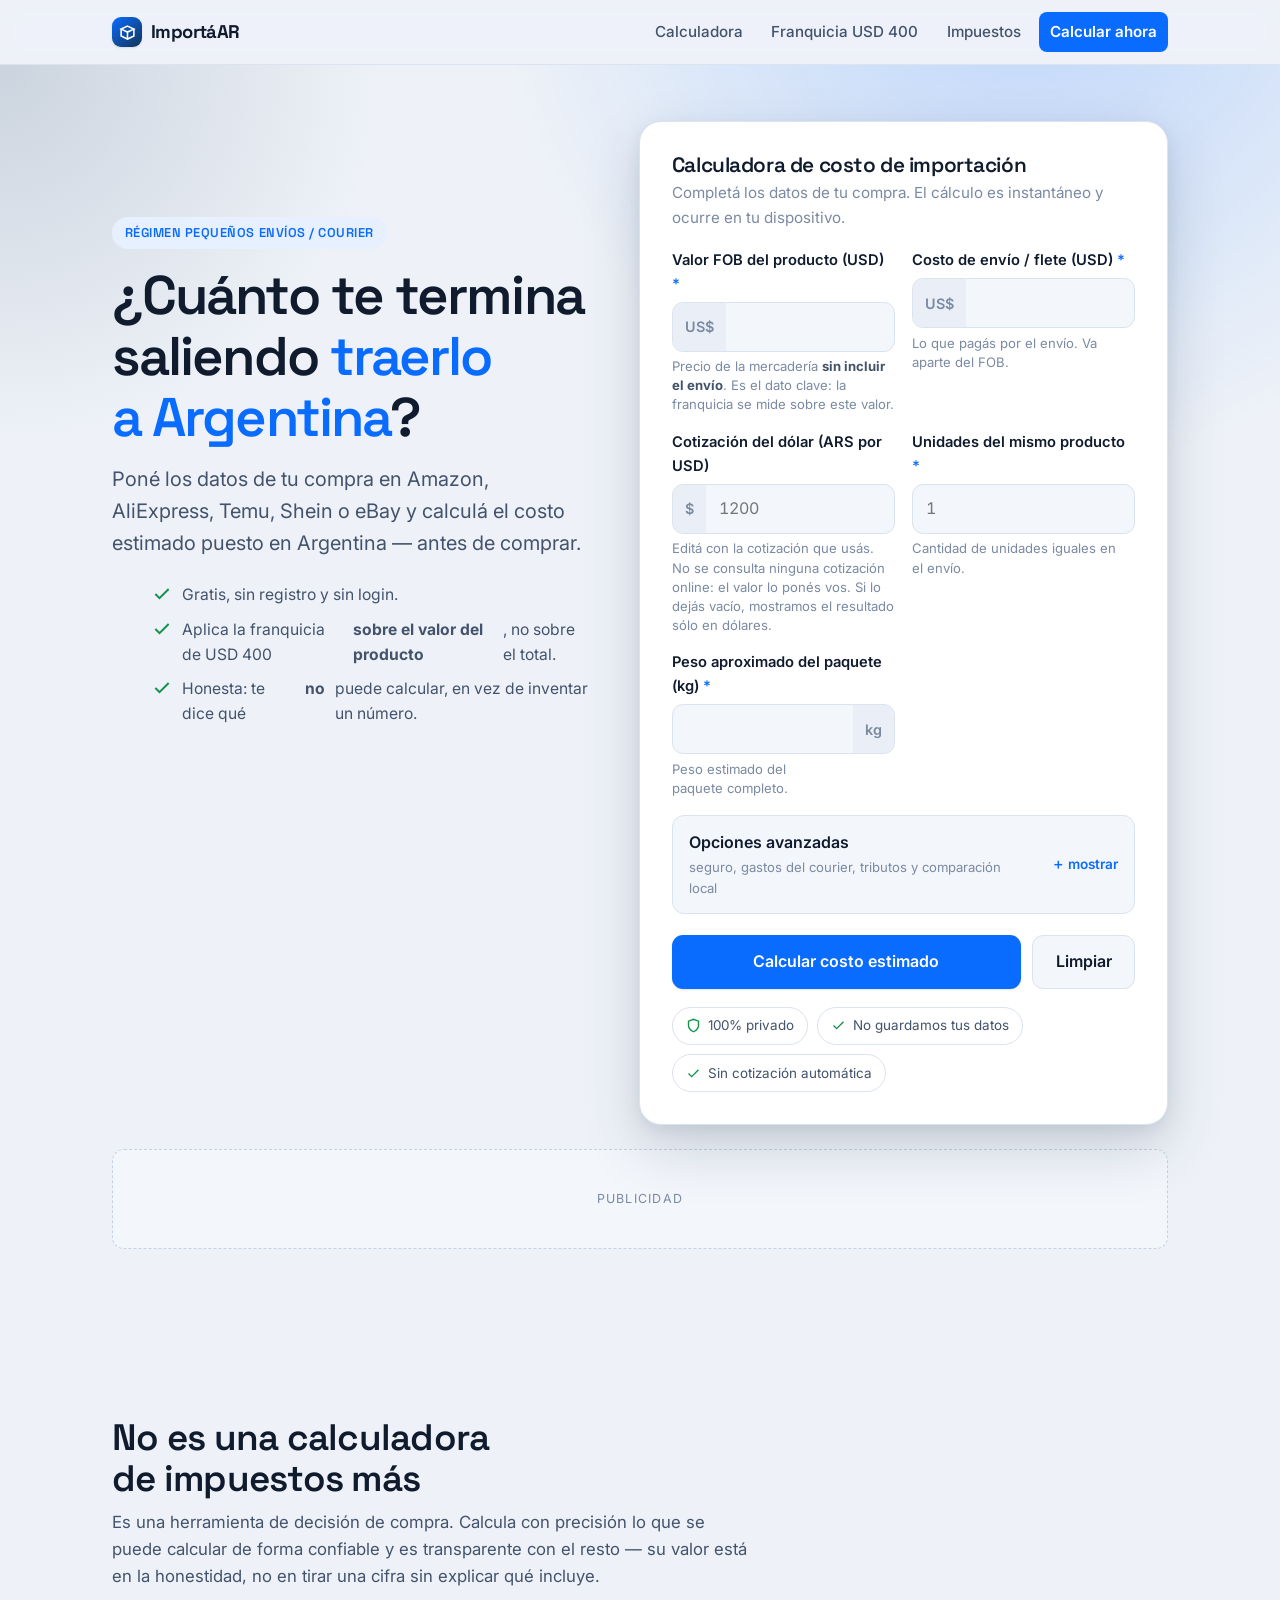
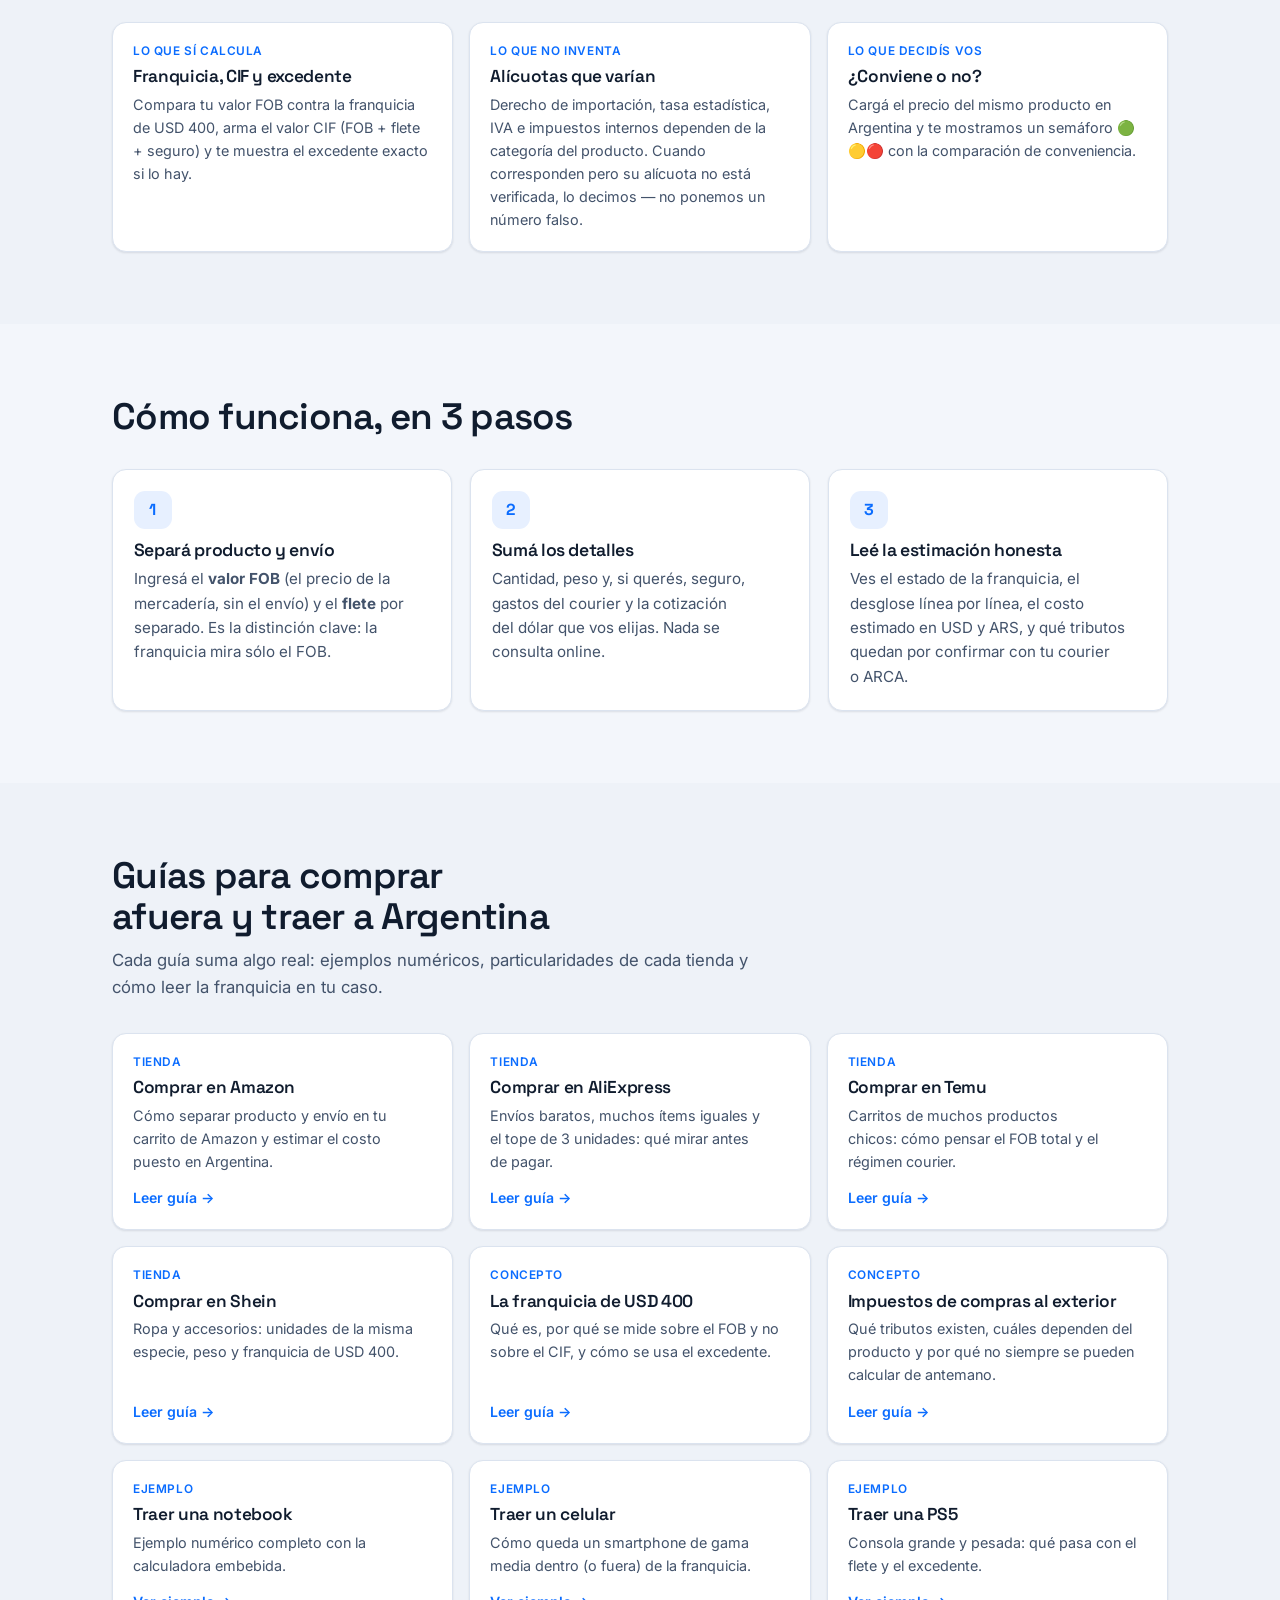
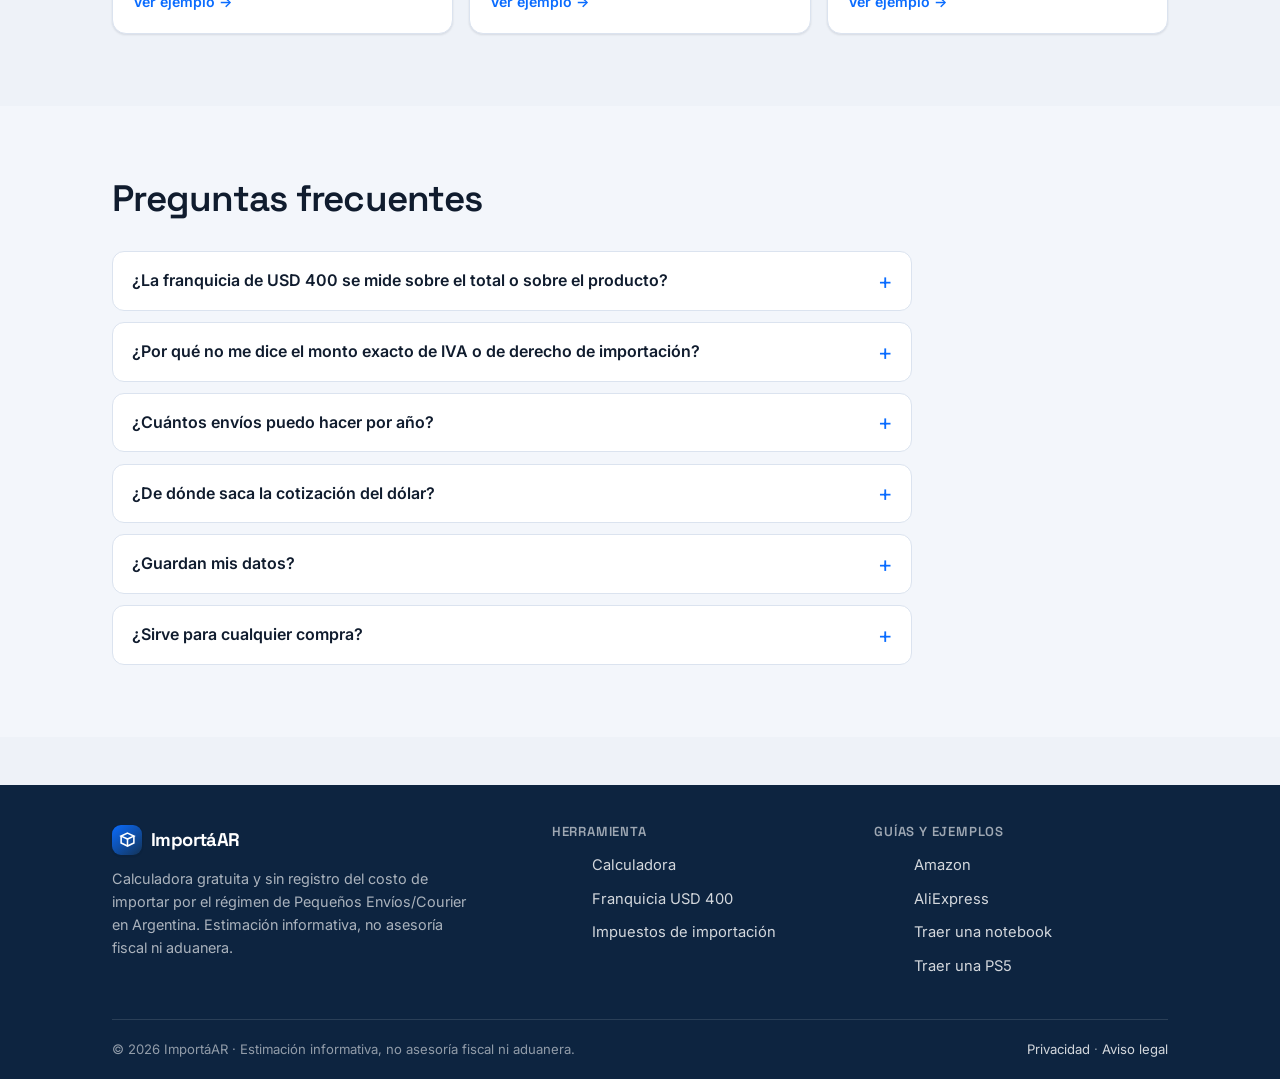
<file: index.html>
<!doctype html>
<html lang="es-AR">
<head>
  <meta charset="utf-8">
  <meta name="viewport" content="width=device-width, initial-scale=1">
  <title>Calculadora de importación a Argentina — cuánto te sale traerlo | ImportáAR</title>
  <meta name="description" content="Calculá gratis y sin registro cuánto te sale traer un producto del exterior a Argentina por el régimen de Pequeños Envíos/Courier. Franquicia de USD 400, honesta sobre lo que no se calcula.">
  <link rel="canonical" href="https://importar.ar/">
  <meta name="theme-color" content="#0a6cff">
  <meta name="robots" content="index, follow">

  <!-- Open Graph -->
  <meta property="og:type" content="website">
  <meta property="og:site_name" content="ImportáAR">
  <meta property="og:locale" content="es_AR">
  <meta property="og:title" content="¿Cuánto te sale traerlo a Argentina? — Calculadora de importación">
  <meta property="og:description" content="Régimen de Pequeños Envíos/Courier. Gratis, sin registro, y honesta sobre qué impuestos no se calculan automáticamente.">
  <meta property="og:url" content="https://importar.ar/">
  <meta property="og:image" content="https://importar.ar/assets/og-default.svg">
  <meta name="twitter:card" content="summary_large_image">

  <!-- TODO (dueño del sitio): agregar aquí el script de tu CMP de cookies antes de activar AdSense. -->

  <link rel="icon" href="/favicon.svg" type="image/svg+xml">
  <link rel="preconnect" href="https://fonts.googleapis.com">
  <link rel="preconnect" href="https://fonts.gstatic.com" crossorigin>
  <link rel="stylesheet" href="https://fonts.googleapis.com/css2?family=Inter:wght@400;500;600;700&family=Space+Grotesk:wght@500;600;700&display=swap">
  <link rel="stylesheet" href="/styles.css?v=20260902">

  <script type="application/ld+json">
  {
    "@context": "https://schema.org",
    "@type": "WebApplication",
    "name": "ImportáAR — Calculadora de importación a Argentina",
    "url": "https://importar.ar/",
    "applicationCategory": "FinanceApplication",
    "operatingSystem": "Web",
    "description": "Calculadora del costo estimado de importar un producto a Argentina por el régimen de Pequeños Envíos/Courier.",
    "offers": { "@type": "Offer", "price": "0", "priceCurrency": "ARS" }
  }
  </script>
  <script type="application/ld+json">
  {
    "@context": "https://schema.org",
    "@type": "FAQPage",
    "mainEntity": [
      { "@type": "Question", "name": "¿La franquicia de USD 400 se mide sobre el precio total o sobre el producto?",
        "acceptedAnswer": { "@type": "Answer", "text": "Se mide sólo sobre el valor FOB (el precio de la mercadería, sin envío ni seguro). El flete no cuenta para la franquicia." } },
      { "@type": "Question", "name": "¿La calculadora me dice el monto exacto de impuestos?",
        "acceptedAnswer": { "@type": "Answer", "text": "No. Calcula con precisión lo que se puede calcular de forma confiable (franquicia, CIF, excedente) y es explícita sobre qué tributos corresponden pero no se calculan automáticamente, en lugar de inventar un número." } },
      { "@type": "Question", "name": "¿Necesito registrarme o pagar?",
        "acceptedAnswer": { "@type": "Answer", "text": "No. Es gratis, sin registro y sin login. Todo el cálculo ocurre en tu navegador; no guardamos tus datos." } }
    ]
  }
  </script>
</head>
<body>
  <a class="skip-link" href="#calculadora">Saltar a la calculadora</a>

  <header class="site-header">
    <div class="container">
      <a class="brand" href="/">
        <span class="brand-mark"><svg viewBox="0 0 24 24"><path d="M12 3 21 7.2 12 11.4 3 7.2 12 3Z"/><path d="M3 7.2V17l9 4.2 9-4.2V7.2"/><path d="M12 11.4v10"/></svg></span>
        ImportáAR
      </a>
      <nav class="nav-links" aria-label="Navegación principal">
        <a href="/calculadora-importacion-argentina/">Calculadora</a>
        <a href="/que-es-la-franquicia-de-400-dolares/">Franquicia USD 400</a>
        <a href="/impuestos-compras-exterior-argentina/">Impuestos</a>
        <a class="nav-cta" href="#calculadora">Calcular ahora</a>
      </nav>
    </div>
  </header>

  <main id="main">
    <!-- HERO + CALCULADORA -->
    <section class="hero">
      <div class="container">
        <div class="hero-grid">
          <div class="hero-copy">
            <span class="eyebrow">Régimen Pequeños Envíos / Courier</span>
            <h1>¿Cuánto te termina saliendo <span class="hl">traerlo a Argentina</span>?</h1>
            <p class="hero-lead">Poné los datos de tu compra en Amazon, AliExpress, Temu, Shein o eBay y calculá el costo estimado puesto en Argentina — antes de comprar.</p>
            <ul class="hero-points">
              <li><svg viewBox="0 0 24 24"><path d="M20 6 9 17l-5-5"/></svg> Gratis, sin registro y sin login.</li>
              <li><svg viewBox="0 0 24 24"><path d="M20 6 9 17l-5-5"/></svg> Aplica la franquicia de USD 400 <strong>sobre el valor del producto</strong>, no sobre el total.</li>
              <li><svg viewBox="0 0 24 24"><path d="M20 6 9 17l-5-5"/></svg> Honesta: te dice qué <strong>no</strong> puede calcular, en vez de inventar un número.</li>
            </ul>
          </div>

          <div id="calculadora" class="tool-card">
            <div class="tool-head">
              <h2>Calculadora de costo de importación</h2>
              <p>Completá los datos de tu compra. El cálculo es instantáneo y ocurre en tu dispositivo.</p>
            </div>
            <div data-calc></div>
            <noscript>
              <p class="noscript-msg">Esta calculadora necesita JavaScript activado para funcionar. Igual podés leer más abajo cómo se calcula el costo de importación paso a paso.</p>
            </noscript>
            <div class="trust-row">
              <span class="trust-badge"><svg viewBox="0 0 24 24"><path d="M12 22s8-4 8-10V5l-8-3-8 3v7c0 6 8 10 8 10z"/></svg> 100% privado</span>
              <span class="trust-badge"><svg viewBox="0 0 24 24"><path d="M20 6 9 17l-5-5"/></svg> No guardamos tus datos</span>
              <span class="trust-badge"><svg viewBox="0 0 24 24"><path d="M20 6 9 17l-5-5"/></svg> Sin cotización automática</span>
            </div>
          </div>
        </div>

        <!-- Anuncio: DEBAJO de la herramienta, nunca antes de poder usarla. -->
        <div class="ad-slot" data-ad="leaderboard" aria-hidden="true"><span>Publicidad</span><!-- PEGA AQUÍ TU CÓDIGO DE ADSENSE --></div>
      </div>
    </section>

    <!-- QUÉ HACE -->
    <section>
      <div class="container">
        <div class="section-head">
          <h2>No es una calculadora de impuestos más</h2>
          <p>Es una herramienta de decisión de compra. Calcula con precisión lo que se puede calcular de forma confiable y es transparente con el resto — su valor está en la honestidad, no en tirar una cifra sin explicar qué incluye.</p>
        </div>
        <div class="card-grid">
          <div class="link-card">
            <span class="lc-tag">Lo que sí calcula</span>
            <h3>Franquicia, CIF y excedente</h3>
            <p>Compara tu valor FOB contra la franquicia de USD 400, arma el valor CIF (FOB + flete + seguro) y te muestra el excedente exacto si lo hay.</p>
          </div>
          <div class="link-card">
            <span class="lc-tag">Lo que no inventa</span>
            <h3>Alícuotas que varían</h3>
            <p>Derecho de importación, tasa estadística, IVA e impuestos internos dependen de la categoría del producto. Cuando corresponden pero su alícuota no está verificada, lo decimos — no ponemos un número falso.</p>
          </div>
          <div class="link-card">
            <span class="lc-tag">Lo que decidís vos</span>
            <h3>¿Conviene o no?</h3>
            <p>Cargá el precio del mismo producto en Argentina y te mostramos un semáforo 🟢🟡🔴 con la comparación de conveniencia.</p>
          </div>
        </div>
      </div>
    </section>

    <!-- CÓMO FUNCIONA -->
    <section style="background:var(--surface-2)">
      <div class="container">
        <div class="section-head">
          <h2>Cómo funciona, en 3 pasos</h2>
        </div>
        <div class="steps">
          <div class="step">
            <div class="step-num">1</div>
            <h3>Separá producto y envío</h3>
            <p>Ingresá el <strong>valor FOB</strong> (el precio de la mercadería, sin el envío) y el <strong>flete</strong> por separado. Es la distinción clave: la franquicia mira sólo el FOB.</p>
          </div>
          <div class="step">
            <div class="step-num">2</div>
            <h3>Sumá los detalles</h3>
            <p>Cantidad, peso y, si querés, seguro, gastos del courier y la cotización del dólar que vos elijas. Nada se consulta online.</p>
          </div>
          <div class="step">
            <div class="step-num">3</div>
            <h3>Leé la estimación honesta</h3>
            <p>Ves el estado de la franquicia, el desglose línea por línea, el costo estimado en USD y ARS, y qué tributos quedan por confirmar con tu courier o ARCA.</p>
          </div>
        </div>
      </div>
    </section>

    <!-- CONTENIDO ÚTIL / SEO -->
    <section>
      <div class="container">
        <div class="section-head">
          <h2>Guías para comprar afuera y traer a Argentina</h2>
          <p>Cada guía suma algo real: ejemplos numéricos, particularidades de cada tienda y cómo leer la franquicia en tu caso.</p>
        </div>
        <div class="card-grid">
          <a class="link-card" href="/comprar-en-amazon-y-traer-a-argentina/"><span class="lc-tag">Tienda</span><h3>Comprar en Amazon</h3><p>Cómo separar producto y envío en tu carrito de Amazon y estimar el costo puesto en Argentina.</p><span class="lc-more">Leer guía →</span></a>
          <a class="link-card" href="/comprar-en-aliexpress-y-traer-a-argentina/"><span class="lc-tag">Tienda</span><h3>Comprar en AliExpress</h3><p>Envíos baratos, muchos ítems iguales y el tope de 3 unidades: qué mirar antes de pagar.</p><span class="lc-more">Leer guía →</span></a>
          <a class="link-card" href="/comprar-en-temu-y-traer-a-argentina/"><span class="lc-tag">Tienda</span><h3>Comprar en Temu</h3><p>Carritos de muchos productos chicos: cómo pensar el FOB total y el régimen courier.</p><span class="lc-more">Leer guía →</span></a>
          <a class="link-card" href="/comprar-en-shein-y-traer-a-argentina/"><span class="lc-tag">Tienda</span><h3>Comprar en Shein</h3><p>Ropa y accesorios: unidades de la misma especie, peso y franquicia de USD 400.</p><span class="lc-more">Leer guía →</span></a>
          <a class="link-card" href="/que-es-la-franquicia-de-400-dolares/"><span class="lc-tag">Concepto</span><h3>La franquicia de USD 400</h3><p>Qué es, por qué se mide sobre el FOB y no sobre el CIF, y cómo se usa el excedente.</p><span class="lc-more">Leer guía →</span></a>
          <a class="link-card" href="/impuestos-compras-exterior-argentina/"><span class="lc-tag">Concepto</span><h3>Impuestos de compras al exterior</h3><p>Qué tributos existen, cuáles dependen del producto y por qué no siempre se pueden calcular de antemano.</p><span class="lc-more">Leer guía →</span></a>
          <a class="link-card" href="/cuanto-cuesta-traer-una-notebook/"><span class="lc-tag">Ejemplo</span><h3>Traer una notebook</h3><p>Ejemplo numérico completo con la calculadora embebida.</p><span class="lc-more">Ver ejemplo →</span></a>
          <a class="link-card" href="/cuanto-cuesta-traer-un-celular/"><span class="lc-tag">Ejemplo</span><h3>Traer un celular</h3><p>Cómo queda un smartphone de gama media dentro (o fuera) de la franquicia.</p><span class="lc-more">Ver ejemplo →</span></a>
          <a class="link-card" href="/cuanto-cuesta-traer-una-ps5/"><span class="lc-tag">Ejemplo</span><h3>Traer una PS5</h3><p>Consola grande y pesada: qué pasa con el flete y el excedente.</p><span class="lc-more">Ver ejemplo →</span></a>
        </div>
      </div>
    </section>

    <!-- FAQ -->
    <section style="background:var(--surface-2)">
      <div class="container">
        <div class="section-head"><h2>Preguntas frecuentes</h2></div>
        <div class="faq">
          <details><summary>¿La franquicia de USD 400 se mide sobre el total o sobre el producto?</summary><div><p>Sólo sobre el <strong>valor FOB</strong>: el precio de la mercadería, sin incluir el envío ni el seguro. Por eso la calculadora te pide el FOB y el flete por separado. Si comprás un producto de USD 380 con USD 200 de envío, el CIF es USD 580 pero seguís <strong>dentro</strong> de la franquicia, porque el FOB (380) es menor a 400.</p></div></details>
          <details><summary>¿Por qué no me dice el monto exacto de IVA o de derecho de importación?</summary><div><p>Porque esas alícuotas dependen de la categoría del producto y pueden variar. Preferimos ser honestos: te mostramos qué corresponde y qué no se calcula automáticamente, en lugar de inventar un porcentaje que te dé una cifra falsa de tranquilidad. Para el monto final exacto, consultá con tu courier o con ARCA.</p></div></details>
          <details><summary>¿Cuántos envíos puedo hacer por año?</summary><div><p>El régimen de Pequeños Envíos/Courier permite hasta <strong data-const="MAX_ENVIOS_ANIO">5</strong> envíos por persona por año. Como la herramienta no tiene cuentas ni historial, no puede validar ese límite: te lo mostramos como aviso informativo.</p></div></details>
          <details><summary>¿De dónde saca la cotización del dólar?</summary><div><p>De ningún lado automático: la ponés vos. No llamamos a ninguna cotización online. Si dejás el campo vacío, te mostramos el resultado sólo en dólares.</p></div></details>
          <details><summary>¿Guardan mis datos?</summary><div><p>No. Todo el cálculo ocurre en tu navegador. No hay servidor propio, no hay base de datos y no se envía nada a ningún lado.</p></div></details>
          <details><summary>¿Sirve para cualquier compra?</summary><div><p>Cubre el régimen de Pequeños Envíos/Courier, con tope de USD <span data-const="TOPE_FOB_USD">3.000</span> FOB por envío. Si tu compra supera ese tope, la herramienta te avisa que queda fuera de alcance y no fuerza un cálculo.</p></div></details>
        </div>
      </div>
    </section>
  </main>

  <footer class="site-footer">
    <div class="container">
      <div class="footer-grid">
        <div class="footer-brand">
          <a class="brand" href="/"><span class="brand-mark"><svg viewBox="0 0 24 24"><path d="M12 3 21 7.2 12 11.4 3 7.2 12 3Z"/><path d="M3 7.2V17l9 4.2 9-4.2V7.2"/><path d="M12 11.4v10"/></svg></span>ImportáAR</a>
          <p>Calculadora gratuita y sin registro del costo de importar por el régimen de Pequeños Envíos/Courier en Argentina. Estimación informativa, no asesoría fiscal ni aduanera.</p>
        </div>
        <div class="footer-col">
          <h4>Herramienta</h4>
          <ul>
            <li><a href="/calculadora-importacion-argentina/">Calculadora</a></li>
            <li><a href="/que-es-la-franquicia-de-400-dolares/">Franquicia USD 400</a></li>
            <li><a href="/impuestos-compras-exterior-argentina/">Impuestos de importación</a></li>
          </ul>
        </div>
        <div class="footer-col">
          <h4>Guías y ejemplos</h4>
          <ul>
            <li><a href="/comprar-en-amazon-y-traer-a-argentina/">Amazon</a></li>
            <li><a href="/comprar-en-aliexpress-y-traer-a-argentina/">AliExpress</a></li>
            <li><a href="/cuanto-cuesta-traer-una-notebook/">Traer una notebook</a></li>
            <li><a href="/cuanto-cuesta-traer-una-ps5/">Traer una PS5</a></li>
          </ul>
        </div>
      </div>
      <div class="footer-bottom">
        <span>© <span data-anio>2026</span> ImportáAR · Estimación informativa, no asesoría fiscal ni aduanera.</span>
        <span><a href="/privacidad/">Privacidad</a> · <a href="/aviso-legal/">Aviso legal</a></span>
      </div>
    </div>
  </footer>

  <script defer src="/js/calculo.js?v=20260902"></script>
  <script defer src="/js/datos.js?v=20260902"></script>
  <script defer src="/js/ui.js?v=20260902"></script>
</body>
</html>
</file>
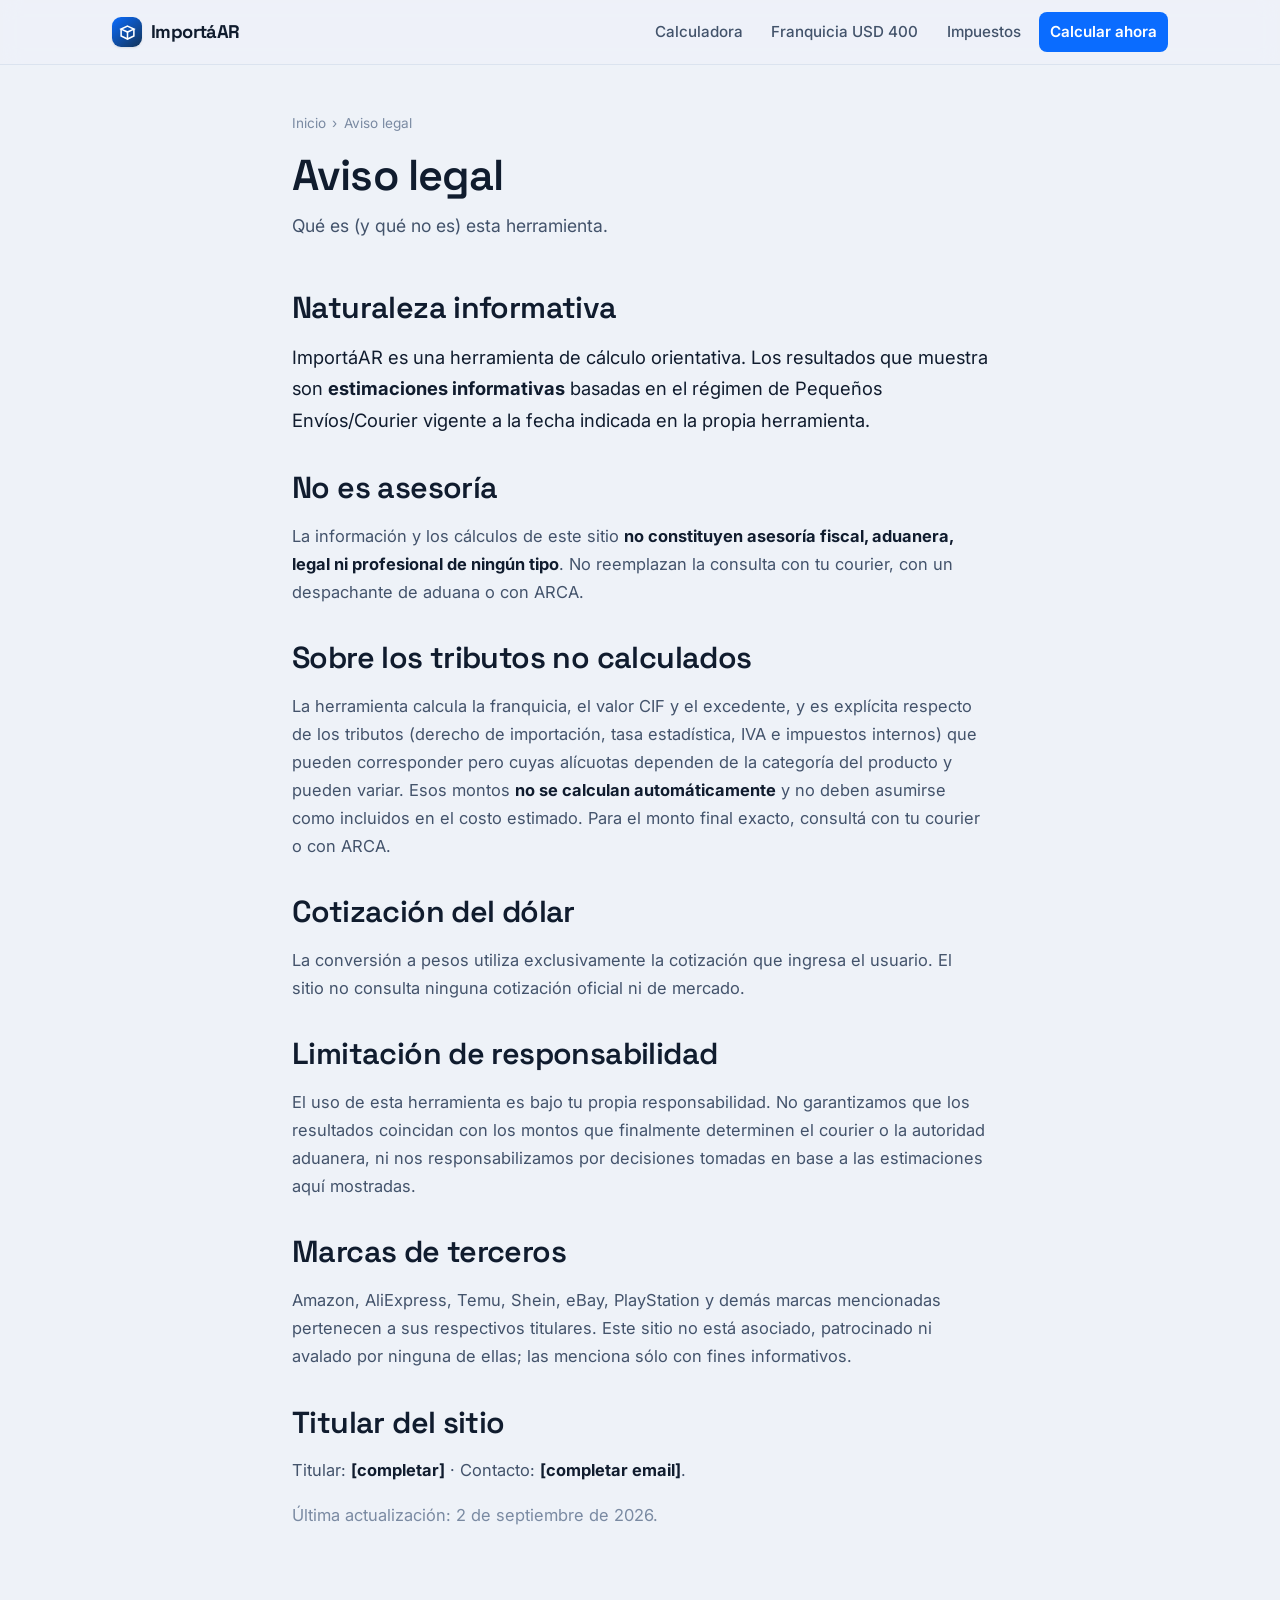
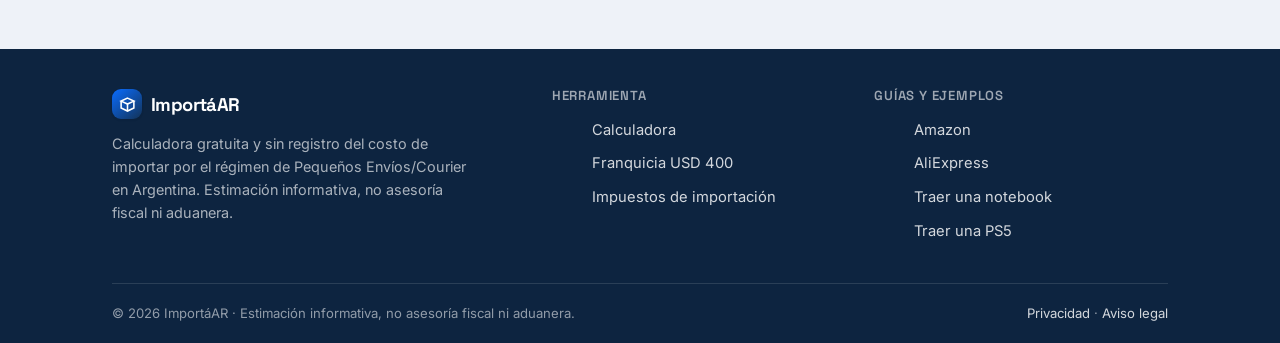
<file: aviso-legal/index.html>
<!doctype html>
<html lang="es-AR">
<head>
  <meta charset="utf-8">
  <meta name="viewport" content="width=device-width, initial-scale=1">
  <title>Aviso legal | ImportáAR</title>
  <meta name="description" content="Aviso legal de ImportáAR. Los resultados son estimaciones informativas basadas en el régimen de Pequeños Envíos/Courier y no constituyen asesoría fiscal ni aduanera.">
  <link rel="canonical" href="https://importar.ar/aviso-legal/">
  <meta name="theme-color" content="#0a6cff">
  <meta name="robots" content="index, follow">
  <link rel="icon" href="/favicon.svg" type="image/svg+xml">
  <link rel="preconnect" href="https://fonts.googleapis.com">
  <link rel="preconnect" href="https://fonts.gstatic.com" crossorigin>
  <link rel="stylesheet" href="https://fonts.googleapis.com/css2?family=Inter:wght@400;500;600;700&family=Space+Grotesk:wght@500;600;700&display=swap">
  <link rel="stylesheet" href="/styles.css?v=20260902">
</head>
<body>
  <a class="skip-link" href="#main">Saltar al contenido</a>
  <header class="site-header">
    <div class="container">
      <a class="brand" href="/"><span class="brand-mark"><svg viewBox="0 0 24 24"><path d="M12 3 21 7.2 12 11.4 3 7.2 12 3Z"/><path d="M3 7.2V17l9 4.2 9-4.2V7.2"/><path d="M12 11.4v10"/></svg></span>ImportáAR</a>
      <nav class="nav-links" aria-label="Navegación principal">
        <a href="/calculadora-importacion-argentina/">Calculadora</a>
        <a href="/que-es-la-franquicia-de-400-dolares/">Franquicia USD 400</a>
        <a href="/impuestos-compras-exterior-argentina/">Impuestos</a>
        <a class="nav-cta" href="/calculadora-importacion-argentina/">Calcular ahora</a>
      </nav>
    </div>
  </header>

  <main id="main">
    <section class="page-hero">
      <div class="container narrow">
        <nav class="breadcrumb" aria-label="Migas"><a href="/">Inicio</a> <span>›</span> <span>Aviso legal</span></nav>
        <h1>Aviso legal</h1>
        <p class="sub">Qué es (y qué no es) esta herramienta.</p>
      </div>
    </section>
    <section style="padding-top:0">
      <div class="container narrow article">
        <h2>Naturaleza informativa</h2>
        <p class="lead">ImportáAR es una herramienta de cálculo orientativa. Los resultados que muestra son <strong>estimaciones informativas</strong> basadas en el régimen de Pequeños Envíos/Courier vigente a la fecha indicada en la propia herramienta.</p>

        <h2>No es asesoría</h2>
        <p>La información y los cálculos de este sitio <strong>no constituyen asesoría fiscal, aduanera, legal ni profesional de ningún tipo</strong>. No reemplazan la consulta con tu courier, con un despachante de aduana o con ARCA.</p>

        <h2>Sobre los tributos no calculados</h2>
        <p>La herramienta calcula la franquicia, el valor CIF y el excedente, y es explícita respecto de los tributos (derecho de importación, tasa estadística, IVA e impuestos internos) que pueden corresponder pero cuyas alícuotas dependen de la categoría del producto y pueden variar. Esos montos <strong>no se calculan automáticamente</strong> y no deben asumirse como incluidos en el costo estimado. Para el monto final exacto, consultá con tu courier o con ARCA.</p>

        <h2>Cotización del dólar</h2>
        <p>La conversión a pesos utiliza exclusivamente la cotización que ingresa el usuario. El sitio no consulta ninguna cotización oficial ni de mercado.</p>

        <h2>Limitación de responsabilidad</h2>
        <p>El uso de esta herramienta es bajo tu propia responsabilidad. No garantizamos que los resultados coincidan con los montos que finalmente determinen el courier o la autoridad aduanera, ni nos responsabilizamos por decisiones tomadas en base a las estimaciones aquí mostradas.</p>

        <h2>Marcas de terceros</h2>
        <p>Amazon, AliExpress, Temu, Shein, eBay, PlayStation y demás marcas mencionadas pertenecen a sus respectivos titulares. Este sitio no está asociado, patrocinado ni avalado por ninguna de ellas; las menciona sólo con fines informativos.</p>

        <h2>Titular del sitio</h2>
        <p><!-- TODO (dueño del sitio): completar datos del titular -->Titular: <strong>[completar]</strong> · Contacto: <strong>[completar email]</strong>.</p>

        <p class="res-fecha" style="color:var(--ink-muted)">Última actualización: 2 de septiembre de 2026.</p>
      </div>
    </section>
  </main>

  <footer class="site-footer">
    <div class="container">
      <div class="footer-grid">
        <div class="footer-brand">
          <a class="brand" href="/"><span class="brand-mark"><svg viewBox="0 0 24 24"><path d="M12 3 21 7.2 12 11.4 3 7.2 12 3Z"/><path d="M3 7.2V17l9 4.2 9-4.2V7.2"/><path d="M12 11.4v10"/></svg></span>ImportáAR</a>
          <p>Calculadora gratuita y sin registro del costo de importar por el régimen de Pequeños Envíos/Courier en Argentina. Estimación informativa, no asesoría fiscal ni aduanera.</p>
        </div>
        <div class="footer-col"><h4>Herramienta</h4><ul><li><a href="/calculadora-importacion-argentina/">Calculadora</a></li><li><a href="/que-es-la-franquicia-de-400-dolares/">Franquicia USD 400</a></li><li><a href="/impuestos-compras-exterior-argentina/">Impuestos de importación</a></li></ul></div>
        <div class="footer-col"><h4>Guías y ejemplos</h4><ul><li><a href="/comprar-en-amazon-y-traer-a-argentina/">Amazon</a></li><li><a href="/comprar-en-aliexpress-y-traer-a-argentina/">AliExpress</a></li><li><a href="/cuanto-cuesta-traer-una-notebook/">Traer una notebook</a></li><li><a href="/cuanto-cuesta-traer-una-ps5/">Traer una PS5</a></li></ul></div>
      </div>
      <div class="footer-bottom">
        <span>© <span data-anio>2026</span> ImportáAR · Estimación informativa, no asesoría fiscal ni aduanera.</span>
        <span><a href="/privacidad/">Privacidad</a> · <a href="/aviso-legal/">Aviso legal</a></span>
      </div>
    </div>
  </footer>

  <script defer src="/js/calculo.js?v=20260902"></script>
  <script defer src="/js/datos.js?v=20260902"></script>
  <script defer src="/js/ui.js?v=20260902"></script>
</body>
</html>
</file>
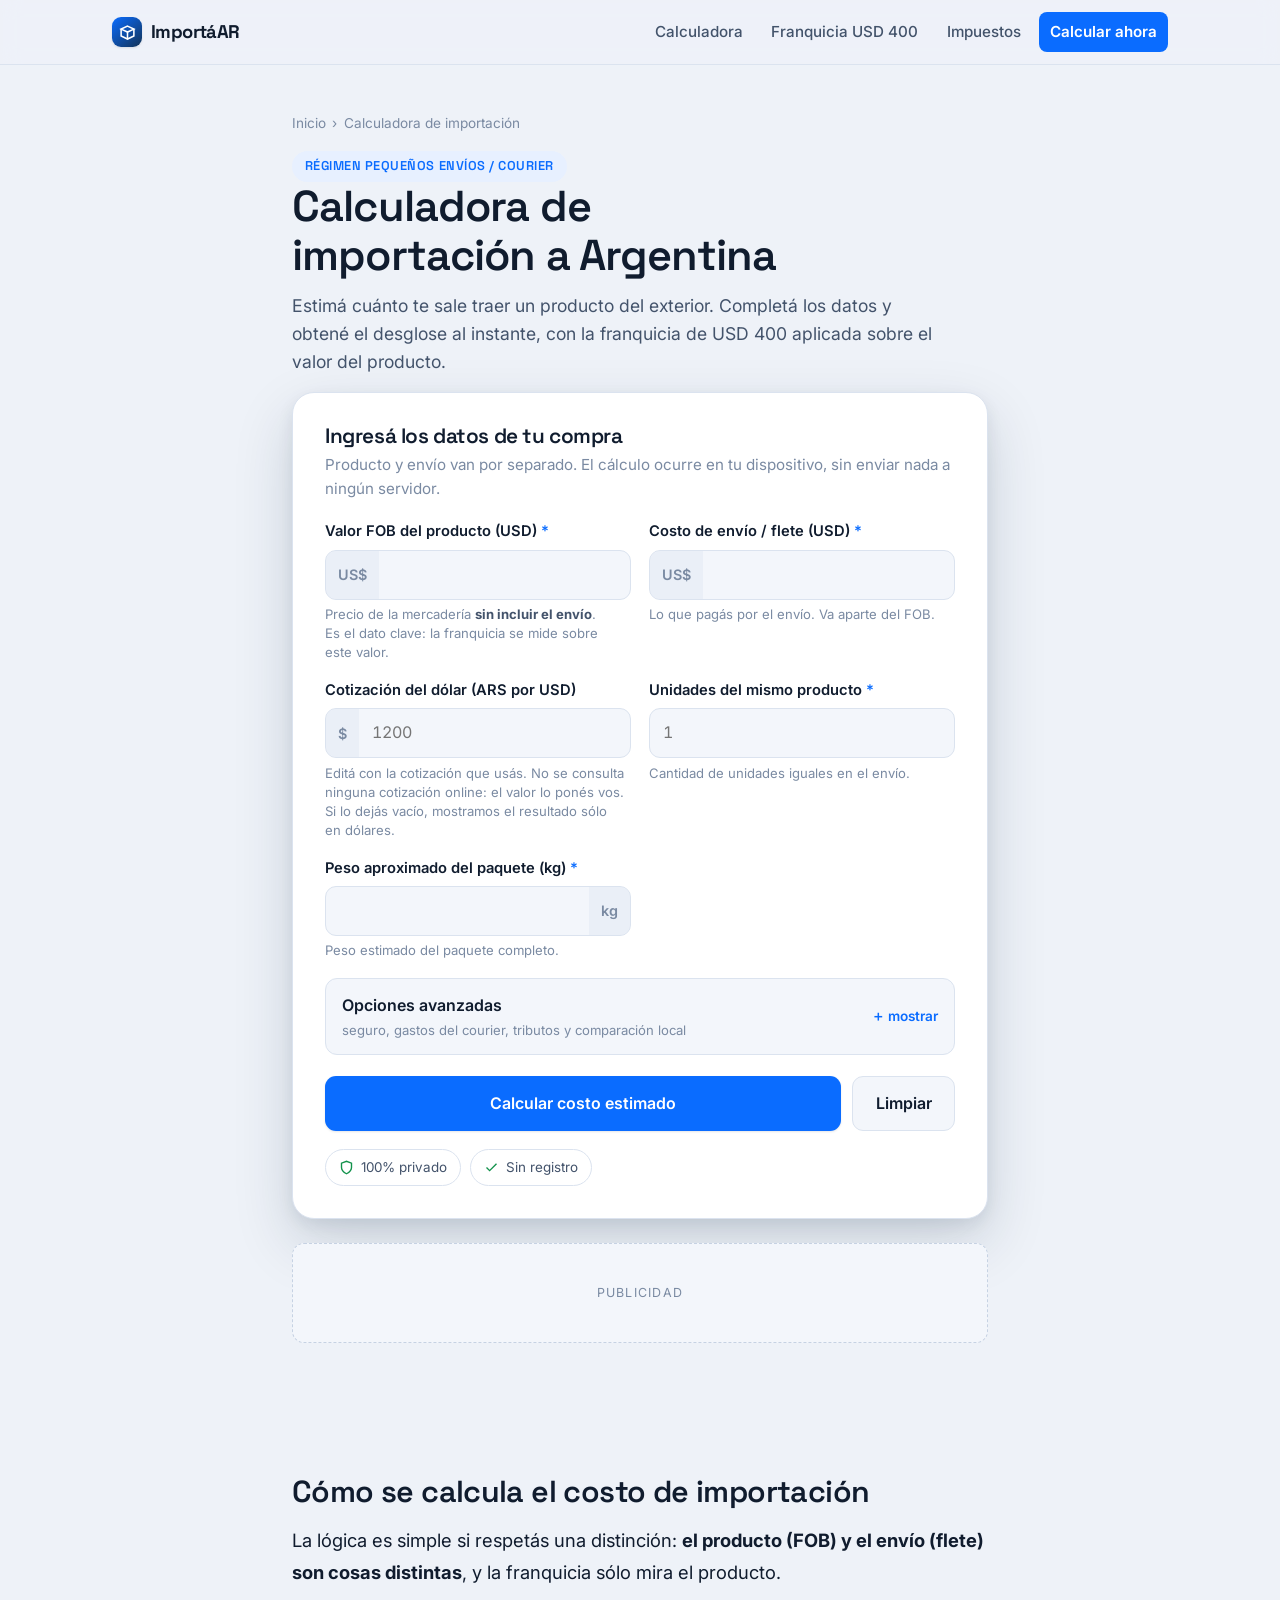
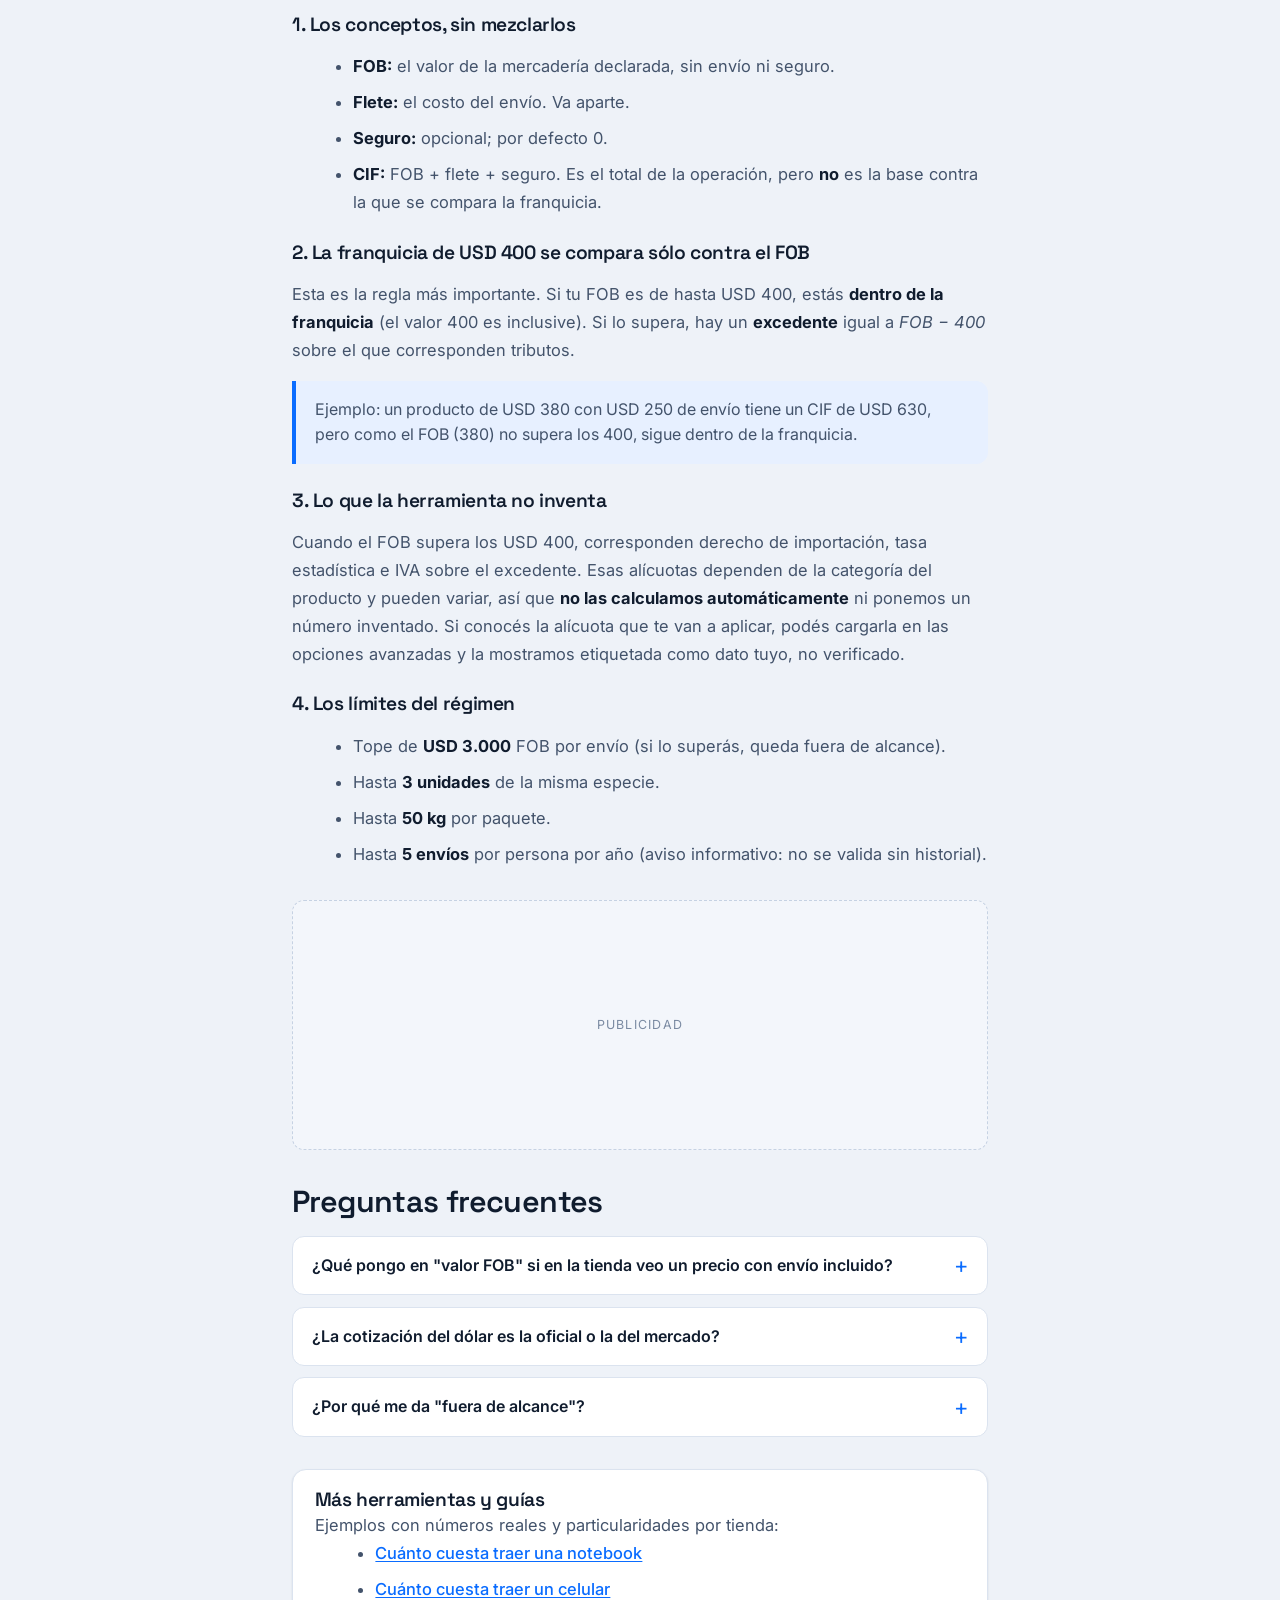
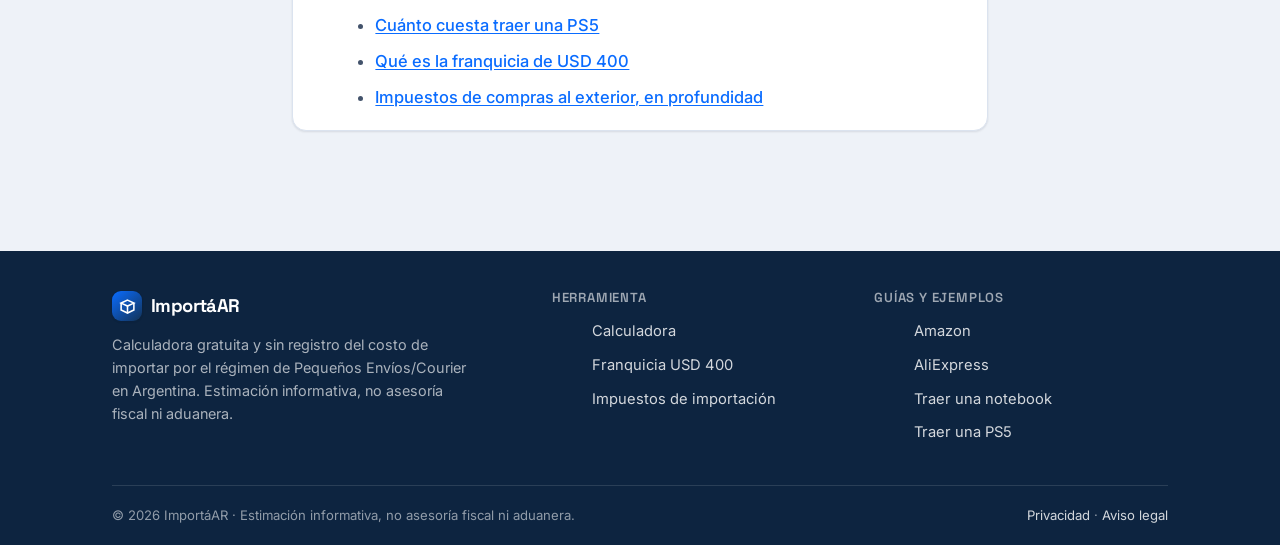
<file: calculadora-importacion-argentina/index.html>
<!doctype html>
<html lang="es-AR">
<head>
  <meta charset="utf-8">
  <meta name="viewport" content="width=device-width, initial-scale=1">
  <title>Calculadora de importación Argentina online gratis | ImportáAR</title>
  <meta name="description" content="Calculadora del costo de importar a Argentina por el régimen de Pequeños Envíos/Courier. Franquicia de USD 400 sobre el FOB, desglose transparente y comparación de conveniencia. Gratis y sin registro.">
  <link rel="canonical" href="https://importar.ar/calculadora-importacion-argentina/">
  <meta name="theme-color" content="#0a6cff">
  <meta name="robots" content="index, follow">
  <meta property="og:type" content="website">
  <meta property="og:site_name" content="ImportáAR">
  <meta property="og:locale" content="es_AR">
  <meta property="og:title" content="Calculadora de importación a Argentina — Pequeños Envíos/Courier">
  <meta property="og:description" content="Estimá el costo de traer un producto del exterior. Gratis, sin registro y honesta sobre lo que no se calcula.">
  <meta property="og:url" content="https://importar.ar/calculadora-importacion-argentina/">
  <meta property="og:image" content="https://importar.ar/assets/og-default.svg">
  <meta name="twitter:card" content="summary_large_image">
  <link rel="icon" href="/favicon.svg" type="image/svg+xml">
  <link rel="preconnect" href="https://fonts.googleapis.com">
  <link rel="preconnect" href="https://fonts.gstatic.com" crossorigin>
  <link rel="stylesheet" href="https://fonts.googleapis.com/css2?family=Inter:wght@400;500;600;700&family=Space+Grotesk:wght@500;600;700&display=swap">
  <link rel="stylesheet" href="/styles.css?v=20260902">
  <script type="application/ld+json">
  {
    "@context": "https://schema.org",
    "@type": "WebApplication",
    "name": "Calculadora de importación Argentina",
    "url": "https://importar.ar/calculadora-importacion-argentina/",
    "applicationCategory": "FinanceApplication",
    "operatingSystem": "Web",
    "description": "Calcula el costo estimado de importar un producto a Argentina por el régimen de Pequeños Envíos/Courier.",
    "offers": { "@type": "Offer", "price": "0", "priceCurrency": "ARS" }
  }
  </script>
  <script type="application/ld+json">
  {
    "@context": "https://schema.org",
    "@type": "FAQPage",
    "mainEntity": [
      { "@type": "Question", "name": "¿Qué es el valor FOB y por qué va separado del envío?",
        "acceptedAnswer": { "@type": "Answer", "text": "El FOB es el precio de la mercadería sin incluir el envío ni el seguro. Va separado porque la franquicia de USD 400 se compara sólo contra el FOB, no contra el total." } },
      { "@type": "Question", "name": "¿Qué pasa si mi compra supera los USD 3.000?",
        "acceptedAnswer": { "@type": "Answer", "text": "Queda fuera del régimen de Pequeños Envíos/Courier. La calculadora te lo avisa y no fuerza un resultado." } }
    ]
  }
  </script>
</head>
<body>
  <a class="skip-link" href="#calculadora">Saltar a la calculadora</a>

  <header class="site-header">
    <div class="container">
      <a class="brand" href="/"><span class="brand-mark"><svg viewBox="0 0 24 24"><path d="M12 3 21 7.2 12 11.4 3 7.2 12 3Z"/><path d="M3 7.2V17l9 4.2 9-4.2V7.2"/><path d="M12 11.4v10"/></svg></span>ImportáAR</a>
      <nav class="nav-links" aria-label="Navegación principal">
        <a href="/calculadora-importacion-argentina/">Calculadora</a>
        <a href="/que-es-la-franquicia-de-400-dolares/">Franquicia USD 400</a>
        <a href="/impuestos-compras-exterior-argentina/">Impuestos</a>
        <a class="nav-cta" href="#calculadora">Calcular ahora</a>
      </nav>
    </div>
  </header>

  <main id="main">
    <section class="page-hero">
      <div class="container narrow">
        <nav class="breadcrumb" aria-label="Migas"><a href="/">Inicio</a> <span>›</span> <span>Calculadora de importación</span></nav>
        <span class="eyebrow">Régimen Pequeños Envíos / Courier</span>
        <h1>Calculadora de importación a Argentina</h1>
        <p class="sub">Estimá cuánto te sale traer un producto del exterior. Completá los datos y obtené el desglose al instante, con la franquicia de USD 400 aplicada sobre el valor del producto.</p>
      </div>
    </section>

    <section style="padding-top:0">
      <div class="container narrow">
        <div id="calculadora" class="tool-card">
          <div class="tool-head">
            <h2>Ingresá los datos de tu compra</h2>
            <p>Producto y envío van por separado. El cálculo ocurre en tu dispositivo, sin enviar nada a ningún servidor.</p>
          </div>
          <div data-calc></div>
          <noscript><p class="noscript-msg">Esta calculadora necesita JavaScript activado. Más abajo explicamos cómo se calcula el costo paso a paso.</p></noscript>
          <div class="trust-row">
            <span class="trust-badge"><svg viewBox="0 0 24 24"><path d="M12 22s8-4 8-10V5l-8-3-8 3v7c0 6 8 10 8 10z"/></svg> 100% privado</span>
            <span class="trust-badge"><svg viewBox="0 0 24 24"><path d="M20 6 9 17l-5-5"/></svg> Sin registro</span>
          </div>
        </div>

        <div class="ad-slot" data-ad="leaderboard" aria-hidden="true"><span>Publicidad</span><!-- PEGA AQUÍ TU CÓDIGO DE ADSENSE --></div>
      </div>
    </section>

    <section style="padding-top:0">
      <div class="container narrow article">
        <h2>Cómo se calcula el costo de importación</h2>
        <p class="lead">La lógica es simple si respetás una distinción: <strong>el producto (FOB) y el envío (flete) son cosas distintas</strong>, y la franquicia sólo mira el producto.</p>

        <h3>1. Los conceptos, sin mezclarlos</h3>
        <ul>
          <li><strong>FOB:</strong> el valor de la mercadería declarada, sin envío ni seguro.</li>
          <li><strong>Flete:</strong> el costo del envío. Va aparte.</li>
          <li><strong>Seguro:</strong> opcional; por defecto 0.</li>
          <li><strong>CIF:</strong> FOB + flete + seguro. Es el total de la operación, pero <strong>no</strong> es la base contra la que se compara la franquicia.</li>
        </ul>

        <h3>2. La franquicia de USD 400 se compara sólo contra el FOB</h3>
        <p>Esta es la regla más importante. Si tu FOB es de hasta USD 400, estás <strong>dentro de la franquicia</strong> (el valor 400 es inclusive). Si lo supera, hay un <strong>excedente</strong> igual a <em>FOB − 400</em> sobre el que corresponden tributos.</p>
        <blockquote>Ejemplo: un producto de USD 380 con USD 250 de envío tiene un CIF de USD 630, pero como el FOB (380) no supera los 400, sigue dentro de la franquicia.</blockquote>

        <h3>3. Lo que la herramienta no inventa</h3>
        <p>Cuando el FOB supera los USD 400, corresponden derecho de importación, tasa estadística e IVA sobre el excedente. Esas alícuotas dependen de la categoría del producto y pueden variar, así que <strong>no las calculamos automáticamente</strong> ni ponemos un número inventado. Si conocés la alícuota que te van a aplicar, podés cargarla en las opciones avanzadas y la mostramos etiquetada como dato tuyo, no verificado.</p>

        <h3>4. Los límites del régimen</h3>
        <ul>
          <li>Tope de <strong>USD <span data-const="TOPE_FOB_USD">3.000</span></strong> FOB por envío (si lo superás, queda fuera de alcance).</li>
          <li>Hasta <strong><span data-const="TOPE_UNIDADES">3</span> unidades</strong> de la misma especie.</li>
          <li>Hasta <strong><span data-const="TOPE_PESO_KG">50</span> kg</strong> por paquete.</li>
          <li>Hasta <strong><span data-const="MAX_ENVIOS_ANIO">5</span> envíos</strong> por persona por año (aviso informativo: no se valida sin historial).</li>
        </ul>

        <div class="ad-slot" data-ad="in-content" aria-hidden="true"><span>Publicidad</span><!-- PEGA AQUÍ TU CÓDIGO DE ADSENSE --></div>

        <h2>Preguntas frecuentes</h2>
        <div class="faq">
          <details><summary>¿Qué pongo en "valor FOB" si en la tienda veo un precio con envío incluido?</summary><div><p>Restá el envío. El FOB es sólo la mercadería. Si la tienda muestra "producto + envío gratis", el FOB es el precio del producto y el flete es 0. Si el envío está incluido en un precio único, fijate el desglose del checkout para separarlos.</p></div></details>
          <details><summary>¿La cotización del dólar es la oficial o la del mercado?</summary><div><p>La que vos quieras: el campo es editable y no consultamos ninguna fuente online. Usá la cotización a la que efectivamente vas a pagar.</p></div></details>
          <details><summary>¿Por qué me da "fuera de alcance"?</summary><div><p>Porque el valor FOB supera los USD <span data-const="TOPE_FOB_USD">3.000</span>, que es el tope de este régimen. En ese caso no forzamos un cálculo porque correspondería otro régimen de importación.</p></div></details>
        </div>

        <div class="callout" style="margin-top:2rem">
          <h3>Más herramientas y guías</h3>
          <p>Ejemplos con números reales y particularidades por tienda:</p>
          <ul>
            <li><a href="/cuanto-cuesta-traer-una-notebook/">Cuánto cuesta traer una notebook</a></li>
            <li><a href="/cuanto-cuesta-traer-un-celular/">Cuánto cuesta traer un celular</a></li>
            <li><a href="/cuanto-cuesta-traer-una-ps5/">Cuánto cuesta traer una PS5</a></li>
            <li><a href="/que-es-la-franquicia-de-400-dolares/">Qué es la franquicia de USD 400</a></li>
            <li><a href="/impuestos-compras-exterior-argentina/">Impuestos de compras al exterior, en profundidad</a></li>
          </ul>
        </div>
      </div>
    </section>
  </main>

  <footer class="site-footer">
    <div class="container">
      <div class="footer-grid">
        <div class="footer-brand">
          <a class="brand" href="/"><span class="brand-mark"><svg viewBox="0 0 24 24"><path d="M12 3 21 7.2 12 11.4 3 7.2 12 3Z"/><path d="M3 7.2V17l9 4.2 9-4.2V7.2"/><path d="M12 11.4v10"/></svg></span>ImportáAR</a>
          <p>Calculadora gratuita y sin registro del costo de importar por el régimen de Pequeños Envíos/Courier en Argentina. Estimación informativa, no asesoría fiscal ni aduanera.</p>
        </div>
        <div class="footer-col"><h4>Herramienta</h4><ul><li><a href="/calculadora-importacion-argentina/">Calculadora</a></li><li><a href="/que-es-la-franquicia-de-400-dolares/">Franquicia USD 400</a></li><li><a href="/impuestos-compras-exterior-argentina/">Impuestos de importación</a></li></ul></div>
        <div class="footer-col"><h4>Guías y ejemplos</h4><ul><li><a href="/comprar-en-amazon-y-traer-a-argentina/">Amazon</a></li><li><a href="/comprar-en-aliexpress-y-traer-a-argentina/">AliExpress</a></li><li><a href="/cuanto-cuesta-traer-una-notebook/">Traer una notebook</a></li><li><a href="/cuanto-cuesta-traer-una-ps5/">Traer una PS5</a></li></ul></div>
      </div>
      <div class="footer-bottom">
        <span>© <span data-anio>2026</span> ImportáAR · Estimación informativa, no asesoría fiscal ni aduanera.</span>
        <span><a href="/privacidad/">Privacidad</a> · <a href="/aviso-legal/">Aviso legal</a></span>
      </div>
    </div>
  </footer>

  <script defer src="/js/calculo.js?v=20260902"></script>
  <script defer src="/js/datos.js?v=20260902"></script>
  <script defer src="/js/ui.js?v=20260902"></script>
</body>
</html>
</file>
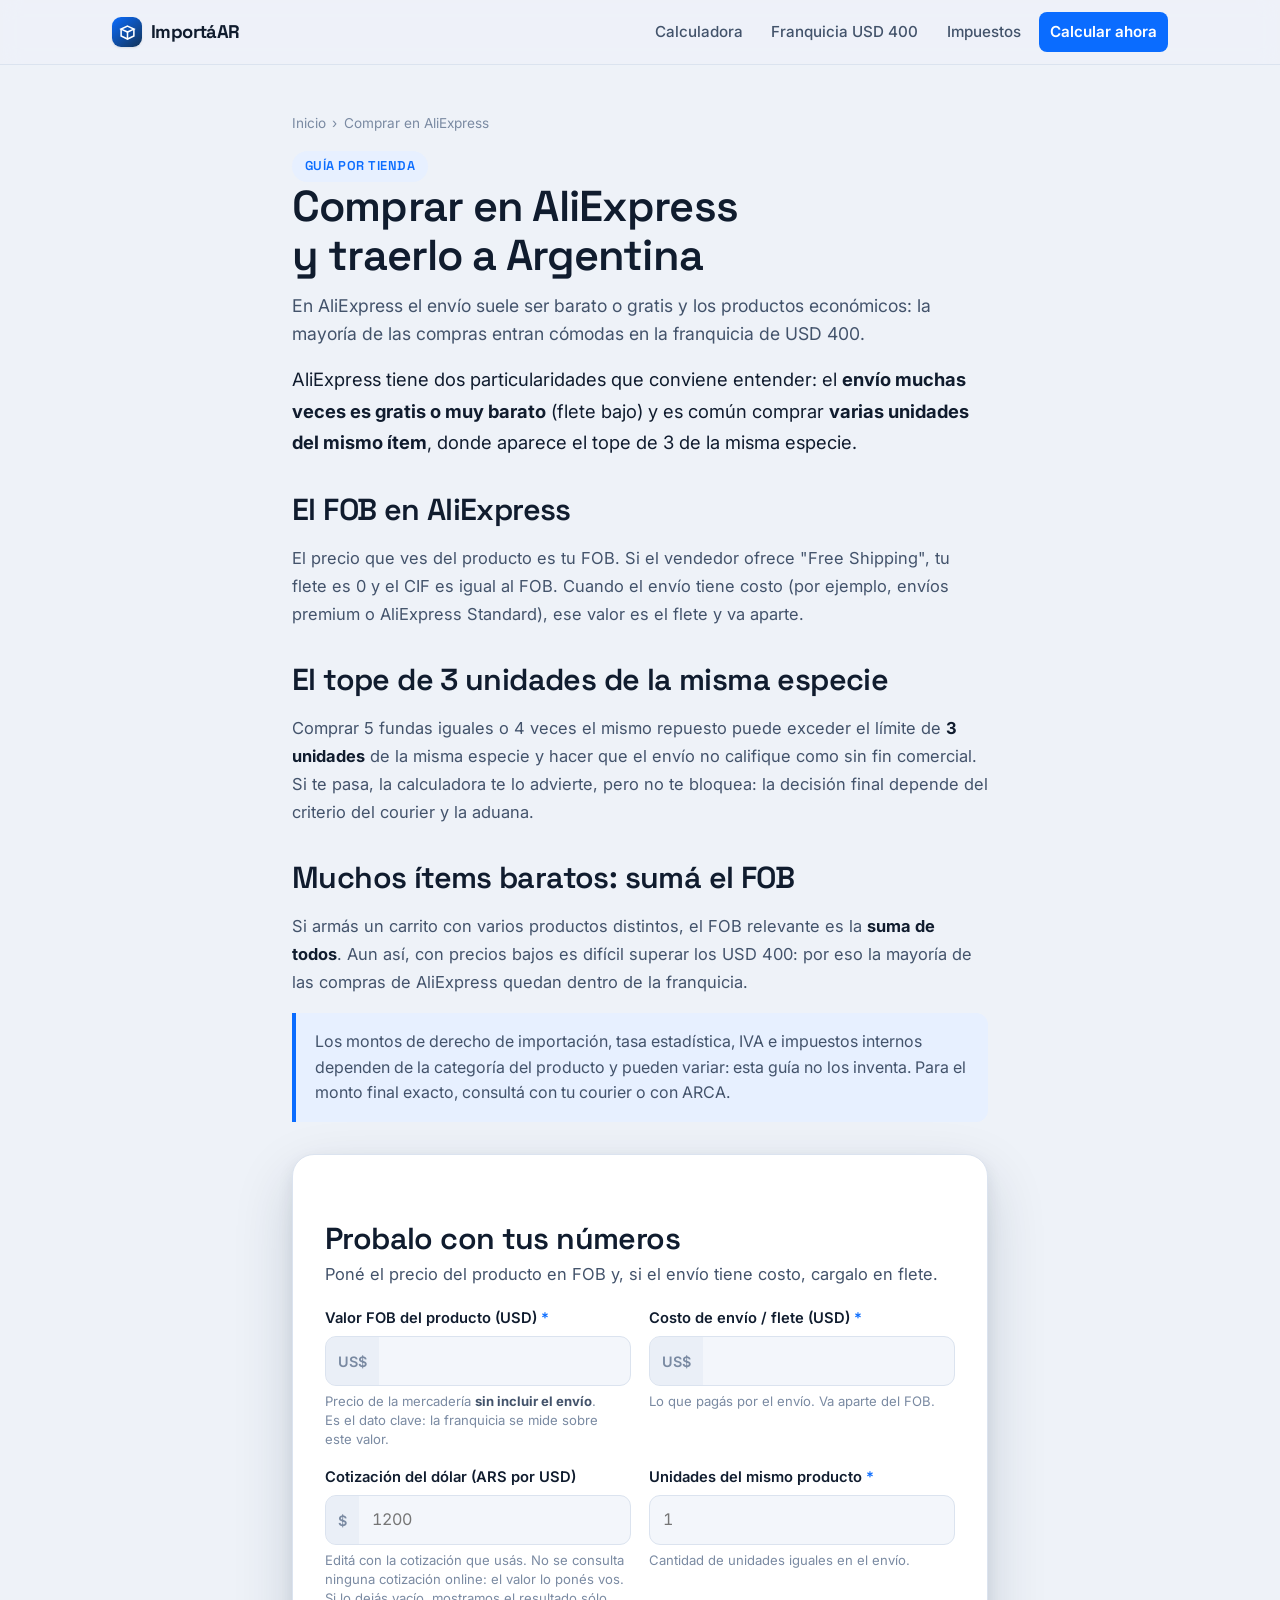
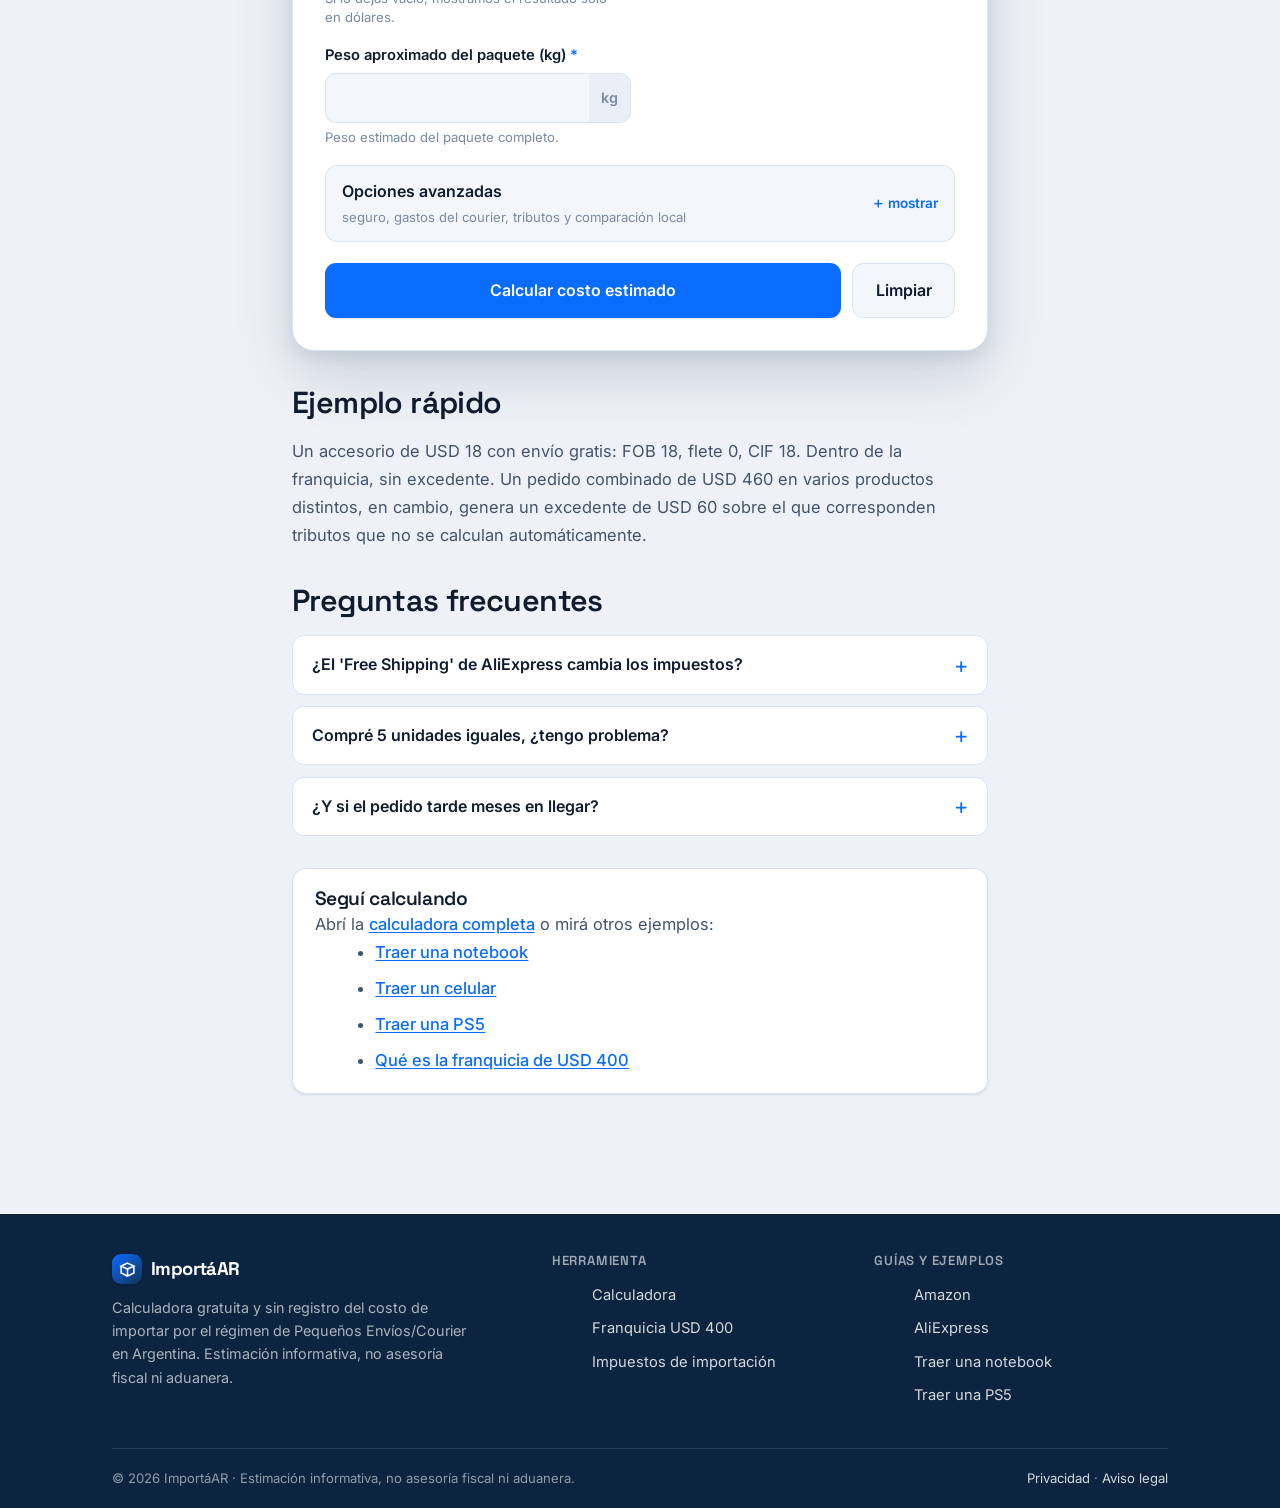
<file: comprar-en-aliexpress-y-traer-a-argentina/index.html>
<!doctype html>
<html lang="es-AR">
<head>
  <meta charset="utf-8">
  <meta name="viewport" content="width=device-width, initial-scale=1">
  <title>Comprar en AliExpress y traerlo a Argentina: cuánto sale | ImportáAR</title>
  <meta name="description" content="Guía para estimar el costo de traer compras de AliExpress a Argentina: envíos baratos, unidades iguales y el tope de 3, y la franquicia de USD 400 sobre el FOB.">
  <link rel="canonical" href="https://importar.ar/comprar-en-aliexpress-y-traer-a-argentina/">
  <meta name="theme-color" content="#0a6cff">
  <meta name="robots" content="index, follow">
  <meta property="og:type" content="article">
  <meta property="og:site_name" content="ImportáAR">
  <meta property="og:locale" content="es_AR">
  <meta property="og:title" content="Comprar en AliExpress y traerlo a Argentina">
  <meta property="og:description" content="Guía para estimar el costo de traer compras de AliExpress a Argentina: envíos baratos, unidades iguales y el tope de 3, y la franquicia de USD 400 sobre el FOB.">
  <meta property="og:url" content="https://importar.ar/comprar-en-aliexpress-y-traer-a-argentina/">
  <meta property="og:image" content="https://importar.ar/assets/og-default.svg">
  <meta name="twitter:card" content="summary_large_image">
  <link rel="icon" href="/favicon.svg" type="image/svg+xml">
  <link rel="preconnect" href="https://fonts.googleapis.com">
  <link rel="preconnect" href="https://fonts.gstatic.com" crossorigin>
  <link rel="stylesheet" href="https://fonts.googleapis.com/css2?family=Inter:wght@400;500;600;700&family=Space+Grotesk:wght@500;600;700&display=swap">
  <link rel="stylesheet" href="/styles.css?v=20260902">
  <script type="application/ld+json">
  { "@context": "https://schema.org", "@type": "FAQPage", "mainEntity": [{ "@type": "Question", "name": "¿El 'Free Shipping' de AliExpress cambia los impuestos?", "acceptedAnswer": { "@type": "Answer", "text": "El envío gratis hace que tu flete sea 0, así que el CIF es igual al FOB. Pero la franquicia siempre se mide sobre el FOB, tengas o no envío gratis." } },{ "@type": "Question", "name": "Compré 5 unidades iguales, ¿tengo problema?", "acceptedAnswer": { "@type": "Answer", "text": "Podrías: con más de 3 unidades de la misma especie el envío puede no calificar como sin fin comercial. Es un aviso, no un bloqueo: consultá con tu courier." } },{ "@type": "Question", "name": "¿Y si el pedido tarde meses en llegar?", "acceptedAnswer": { "@type": "Answer", "text": "El tiempo de envío no cambia el cálculo de costos. Lo que definís acá es cuánto te sale, no cuánto tarda." } }] }
  </script>
</head>
<body>
  <a class="skip-link" href="#main">Saltar al contenido</a>
  <header class="site-header">
    <div class="container">
      <a class="brand" href="/"><span class="brand-mark"><svg viewBox="0 0 24 24"><path d="M12 3 21 7.2 12 11.4 3 7.2 12 3Z"/><path d="M3 7.2V17l9 4.2 9-4.2V7.2"/><path d="M12 11.4v10"/></svg></span>ImportáAR</a>
      <nav class="nav-links" aria-label="Navegación principal">
        <a href="/calculadora-importacion-argentina/">Calculadora</a>
        <a href="/que-es-la-franquicia-de-400-dolares/">Franquicia USD 400</a>
        <a href="/impuestos-compras-exterior-argentina/">Impuestos</a>
        <a class="nav-cta" href="/calculadora-importacion-argentina/">Calcular ahora</a>
      </nav>
    </div>
  </header>

  <main id="main">
    <section class="page-hero">
      <div class="container narrow">
        <nav class="breadcrumb" aria-label="Migas"><a href="/">Inicio</a> <span>›</span> <span>Comprar en AliExpress</span></nav>
        <span class="eyebrow">Guía por tienda</span>
        <h1>Comprar en AliExpress y traerlo a Argentina</h1>
        <p class="sub">En AliExpress el envío suele ser barato o gratis y los productos económicos: la mayoría de las compras entran cómodas en la franquicia de USD 400.</p>
      </div>
    </section>

    <section style="padding-top:0">
      <div class="container narrow article">
        <p class="lead">AliExpress tiene dos particularidades que conviene entender: el <strong>envío muchas veces es gratis o muy barato</strong> (flete bajo) y es común comprar <strong>varias unidades del mismo ítem</strong>, donde aparece el tope de 3 de la misma especie.</p>

        <h2>El FOB en AliExpress</h2>
        <p>El precio que ves del producto es tu FOB. Si el vendedor ofrece "Free Shipping", tu flete es 0 y el CIF es igual al FOB. Cuando el envío tiene costo (por ejemplo, envíos premium o AliExpress Standard), ese valor es el flete y va aparte.</p>

        <h2>El tope de 3 unidades de la misma especie</h2>
        <p>Comprar 5 fundas iguales o 4 veces el mismo repuesto puede exceder el límite de <strong><span data-const="TOPE_UNIDADES">3</span> unidades</strong> de la misma especie y hacer que el envío no califique como sin fin comercial. Si te pasa, la calculadora te lo advierte, pero no te bloquea: la decisión final depende del criterio del courier y la aduana.</p>

        <h2>Muchos ítems baratos: sumá el FOB</h2>
        <p>Si armás un carrito con varios productos distintos, el FOB relevante es la <strong>suma de todos</strong>. Aun así, con precios bajos es difícil superar los USD 400: por eso la mayoría de las compras de AliExpress quedan dentro de la franquicia.</p>
        <blockquote>Los montos de derecho de importación, tasa estadística, IVA e impuestos internos dependen de la categoría del producto y pueden variar: esta guía no los inventa. Para el monto final exacto, consultá con tu courier o con ARCA.</blockquote>
        <div class="embed-tool">
        <div class="tool-card">
          <div class="tool-head"><h2>Probalo con tus números</h2><p>Poné el precio del producto en FOB y, si el envío tiene costo, cargalo en flete.</p></div>
          <div data-calc></div>
          <noscript><p class="noscript-msg">La calculadora necesita JavaScript activado.</p></noscript>
        </div>
      </div>
        <h2>Ejemplo rápido</h2>
        <p>Un accesorio de USD 18 con envío gratis: FOB 18, flete 0, CIF 18. Dentro de la franquicia, sin excedente. Un pedido combinado de USD 460 en varios productos distintos, en cambio, genera un excedente de USD 60 sobre el que corresponden tributos que no se calculan automáticamente.</p>
        <h2>Preguntas frecuentes</h2>
        <div class="faq">
        <details><summary>¿El &#x27;Free Shipping&#x27; de AliExpress cambia los impuestos?</summary><div><p>El envío gratis hace que tu flete sea 0, así que el CIF es igual al FOB. Pero la franquicia siempre se mide sobre el FOB, tengas o no envío gratis.</p></div></details>
        <details><summary>Compré 5 unidades iguales, ¿tengo problema?</summary><div><p>Podrías: con más de 3 unidades de la misma especie el envío puede no calificar como sin fin comercial. Es un aviso, no un bloqueo: consultá con tu courier.</p></div></details>
        <details><summary>¿Y si el pedido tarde meses en llegar?</summary><div><p>El tiempo de envío no cambia el cálculo de costos. Lo que definís acá es cuánto te sale, no cuánto tarda.</p></div></details>
        </div>
        <div class="callout" style="margin-top:2rem">
          <h3>Seguí calculando</h3>
          <p>Abrí la <a href="/calculadora-importacion-argentina/">calculadora completa</a> o mirá otros ejemplos:</p>
          <ul>
            <li><a href="/cuanto-cuesta-traer-una-notebook/">Traer una notebook</a></li>
            <li><a href="/cuanto-cuesta-traer-un-celular/">Traer un celular</a></li>
            <li><a href="/cuanto-cuesta-traer-una-ps5/">Traer una PS5</a></li>
            <li><a href="/que-es-la-franquicia-de-400-dolares/">Qué es la franquicia de USD 400</a></li>
          </ul>
        </div>
      </div>
    </section>
  </main>

  <footer class="site-footer">
    <div class="container">
      <div class="footer-grid">
        <div class="footer-brand">
          <a class="brand" href="/"><span class="brand-mark"><svg viewBox="0 0 24 24"><path d="M12 3 21 7.2 12 11.4 3 7.2 12 3Z"/><path d="M3 7.2V17l9 4.2 9-4.2V7.2"/><path d="M12 11.4v10"/></svg></span>ImportáAR</a>
          <p>Calculadora gratuita y sin registro del costo de importar por el régimen de Pequeños Envíos/Courier en Argentina. Estimación informativa, no asesoría fiscal ni aduanera.</p>
        </div>
        <div class="footer-col"><h4>Herramienta</h4><ul><li><a href="/calculadora-importacion-argentina/">Calculadora</a></li><li><a href="/que-es-la-franquicia-de-400-dolares/">Franquicia USD 400</a></li><li><a href="/impuestos-compras-exterior-argentina/">Impuestos de importación</a></li></ul></div>
        <div class="footer-col"><h4>Guías y ejemplos</h4><ul><li><a href="/comprar-en-amazon-y-traer-a-argentina/">Amazon</a></li><li><a href="/comprar-en-aliexpress-y-traer-a-argentina/">AliExpress</a></li><li><a href="/cuanto-cuesta-traer-una-notebook/">Traer una notebook</a></li><li><a href="/cuanto-cuesta-traer-una-ps5/">Traer una PS5</a></li></ul></div>
      </div>
      <div class="footer-bottom">
        <span>© <span data-anio>2026</span> ImportáAR · Estimación informativa, no asesoría fiscal ni aduanera.</span>
        <span><a href="/privacidad/">Privacidad</a> · <a href="/aviso-legal/">Aviso legal</a></span>
      </div>
    </div>
  </footer>

  <script defer src="/js/calculo.js?v=20260902"></script>
  <script defer src="/js/datos.js?v=20260902"></script>
  <script defer src="/js/ui.js?v=20260902"></script>
</body>
</html>
</file>
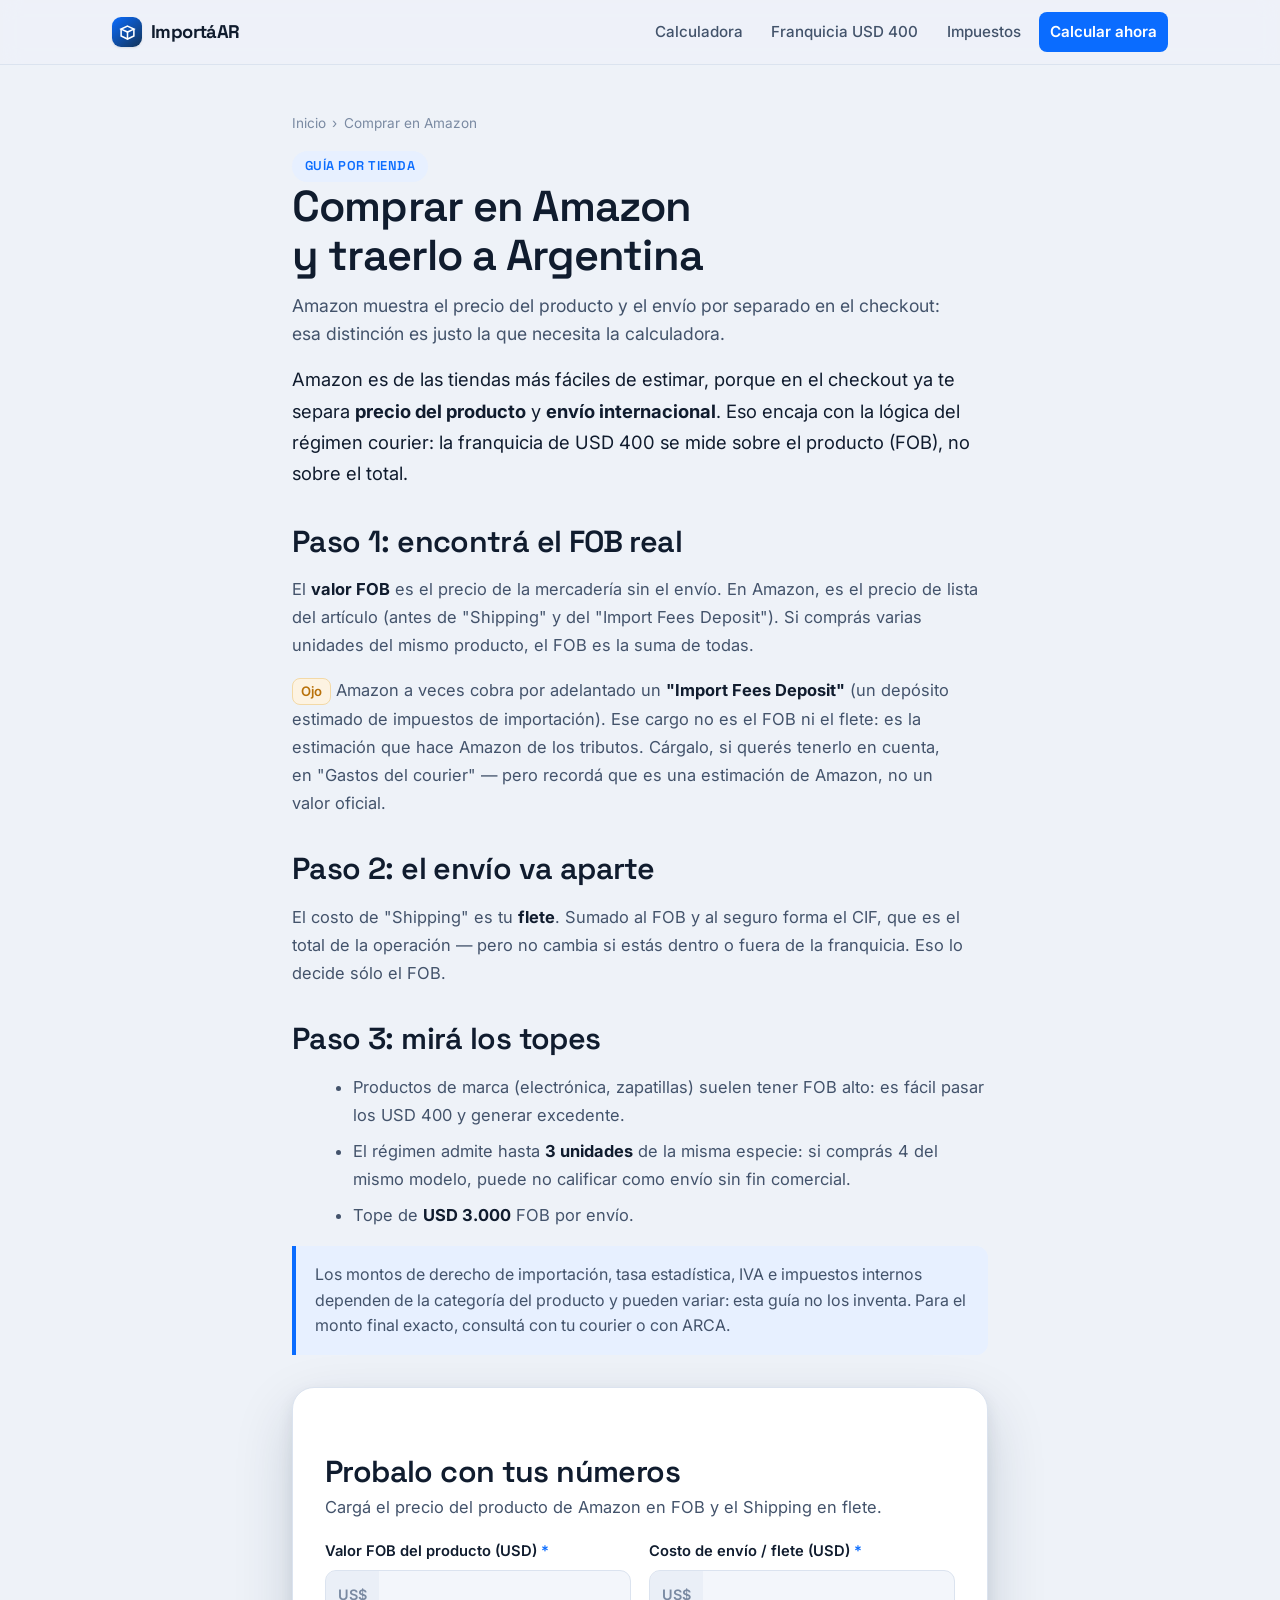
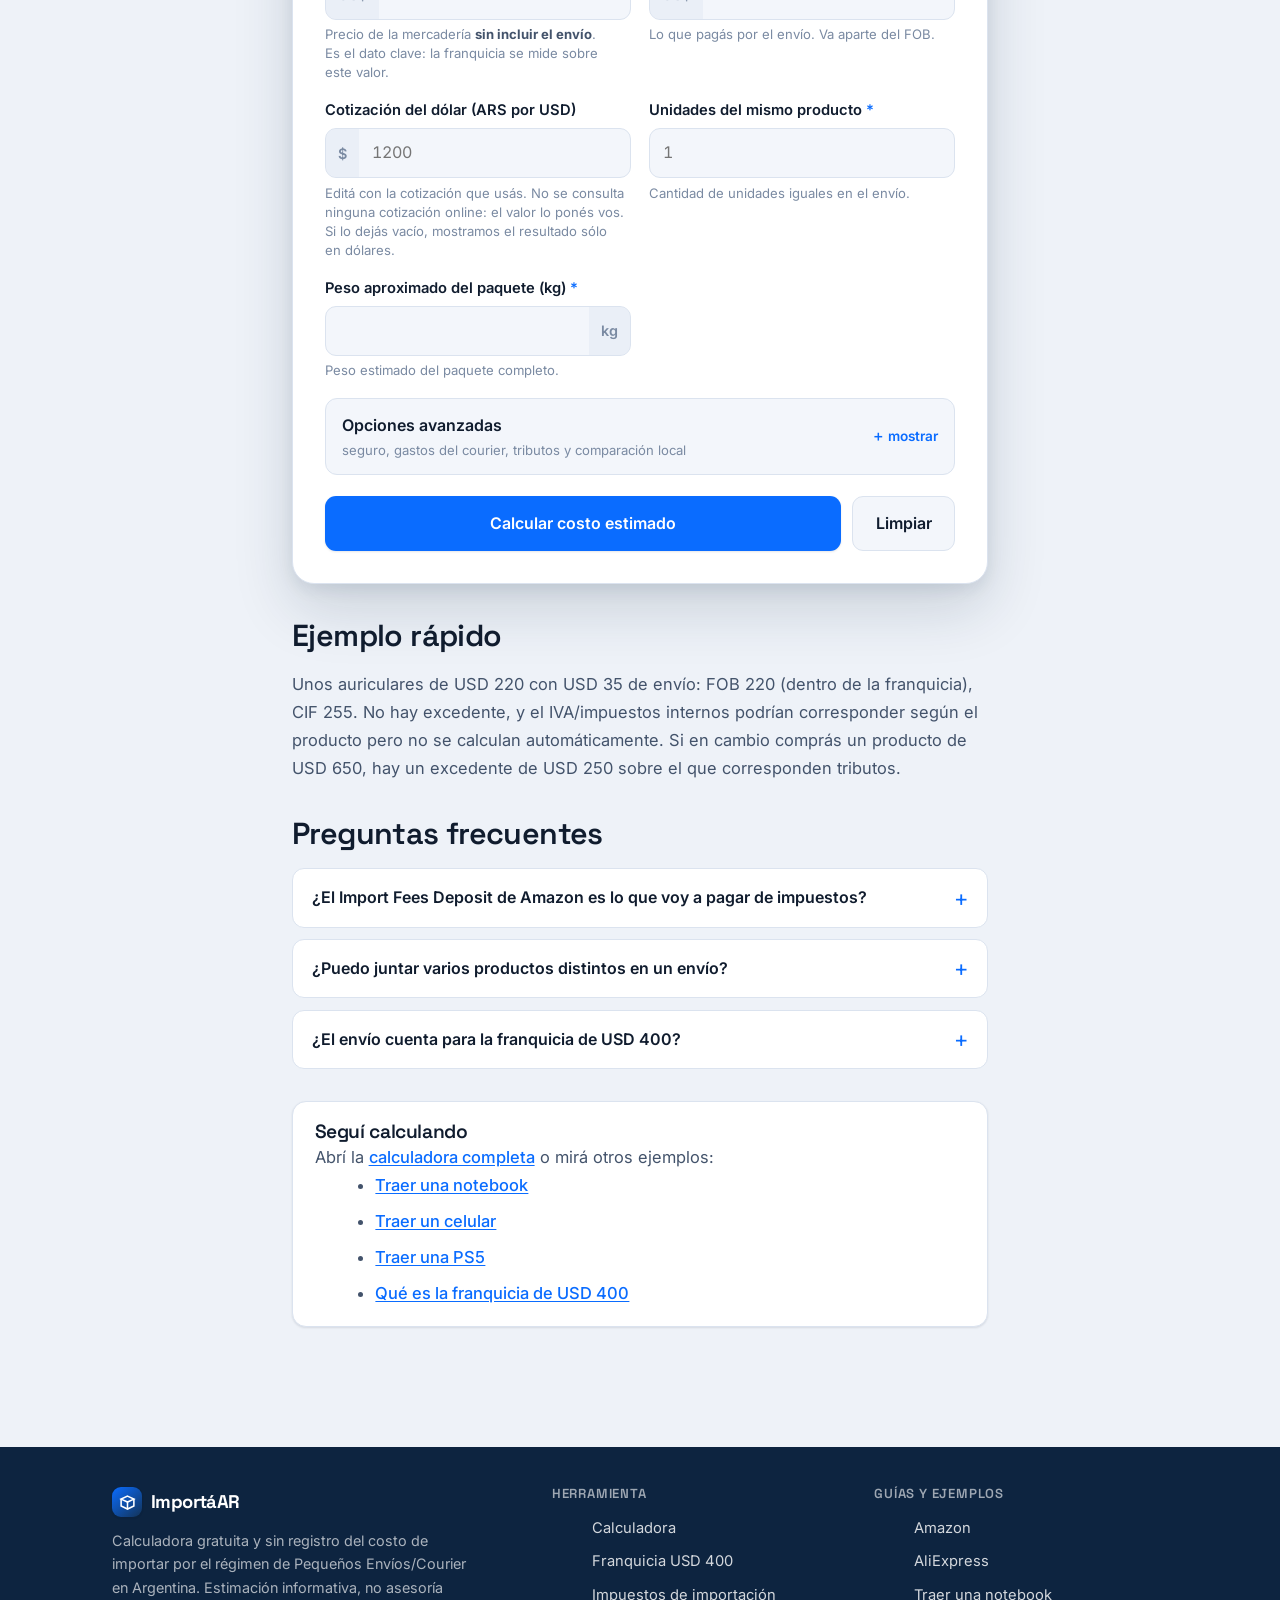
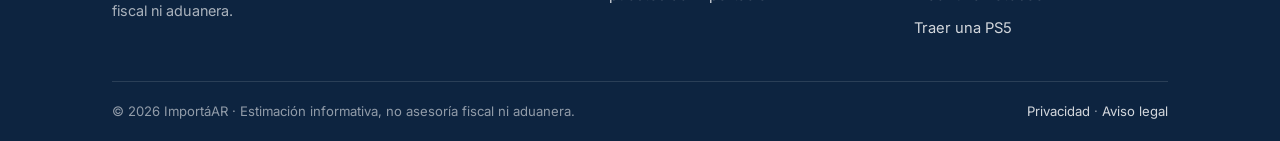
<file: comprar-en-amazon-y-traer-a-argentina/index.html>
<!doctype html>
<html lang="es-AR">
<head>
  <meta charset="utf-8">
  <meta name="viewport" content="width=device-width, initial-scale=1">
  <title>Comprar en Amazon y traerlo a Argentina: cuánto sale | ImportáAR</title>
  <meta name="description" content="Cómo estimar el costo de traer una compra de Amazon a Argentina por el régimen courier: separar producto y envío, la franquicia de USD 400 y el Import Fees Deposit.">
  <link rel="canonical" href="https://importar.ar/comprar-en-amazon-y-traer-a-argentina/">
  <meta name="theme-color" content="#0a6cff">
  <meta name="robots" content="index, follow">
  <meta property="og:type" content="article">
  <meta property="og:site_name" content="ImportáAR">
  <meta property="og:locale" content="es_AR">
  <meta property="og:title" content="Comprar en Amazon y traerlo a Argentina">
  <meta property="og:description" content="Cómo estimar el costo de traer una compra de Amazon a Argentina por el régimen courier: separar producto y envío, la franquicia de USD 400 y el Import Fees Deposit.">
  <meta property="og:url" content="https://importar.ar/comprar-en-amazon-y-traer-a-argentina/">
  <meta property="og:image" content="https://importar.ar/assets/og-default.svg">
  <meta name="twitter:card" content="summary_large_image">
  <link rel="icon" href="/favicon.svg" type="image/svg+xml">
  <link rel="preconnect" href="https://fonts.googleapis.com">
  <link rel="preconnect" href="https://fonts.gstatic.com" crossorigin>
  <link rel="stylesheet" href="https://fonts.googleapis.com/css2?family=Inter:wght@400;500;600;700&family=Space+Grotesk:wght@500;600;700&display=swap">
  <link rel="stylesheet" href="/styles.css?v=20260902">
  <script type="application/ld+json">
  { "@context": "https://schema.org", "@type": "FAQPage", "mainEntity": [{ "@type": "Question", "name": "¿El Import Fees Deposit de Amazon es lo que voy a pagar de impuestos?", "acceptedAnswer": { "@type": "Answer", "text": "Es una estimación que hace Amazon y puede diferir de lo que finalmente aplique el courier o la aduana. No es un valor oficial. En la calculadora podés cargarlo como gasto del courier si querés tenerlo en cuenta." } },{ "@type": "Question", "name": "¿Puedo juntar varios productos distintos en un envío?", "acceptedAnswer": { "@type": "Answer", "text": "Sí, mientras el FOB total no supere los USD 3.000 y no haya más de 3 unidades de la misma especie. El límite de 3 es por producto igual, no por el total de ítems distintos." } },{ "@type": "Question", "name": "¿El envío cuenta para la franquicia de USD 400?", "acceptedAnswer": { "@type": "Answer", "text": "No. La franquicia se compara sólo contra el FOB (el producto). El envío suma al CIF y al costo total, pero no define si estás dentro de la franquicia." } }] }
  </script>
</head>
<body>
  <a class="skip-link" href="#main">Saltar al contenido</a>
  <header class="site-header">
    <div class="container">
      <a class="brand" href="/"><span class="brand-mark"><svg viewBox="0 0 24 24"><path d="M12 3 21 7.2 12 11.4 3 7.2 12 3Z"/><path d="M3 7.2V17l9 4.2 9-4.2V7.2"/><path d="M12 11.4v10"/></svg></span>ImportáAR</a>
      <nav class="nav-links" aria-label="Navegación principal">
        <a href="/calculadora-importacion-argentina/">Calculadora</a>
        <a href="/que-es-la-franquicia-de-400-dolares/">Franquicia USD 400</a>
        <a href="/impuestos-compras-exterior-argentina/">Impuestos</a>
        <a class="nav-cta" href="/calculadora-importacion-argentina/">Calcular ahora</a>
      </nav>
    </div>
  </header>

  <main id="main">
    <section class="page-hero">
      <div class="container narrow">
        <nav class="breadcrumb" aria-label="Migas"><a href="/">Inicio</a> <span>›</span> <span>Comprar en Amazon</span></nav>
        <span class="eyebrow">Guía por tienda</span>
        <h1>Comprar en Amazon y traerlo a Argentina</h1>
        <p class="sub">Amazon muestra el precio del producto y el envío por separado en el checkout: esa distinción es justo la que necesita la calculadora.</p>
      </div>
    </section>

    <section style="padding-top:0">
      <div class="container narrow article">
        <p class="lead">Amazon es de las tiendas más fáciles de estimar, porque en el checkout ya te separa <strong>precio del producto</strong> y <strong>envío internacional</strong>. Eso encaja con la lógica del régimen courier: la franquicia de USD 400 se mide sobre el producto (FOB), no sobre el total.</p>

        <h2>Paso 1: encontrá el FOB real</h2>
        <p>El <strong>valor FOB</strong> es el precio de la mercadería sin el envío. En Amazon, es el precio de lista del artículo (antes de "Shipping" y del "Import Fees Deposit"). Si comprás varias unidades del mismo producto, el FOB es la suma de todas.</p>
        <p><span class="tag-warn">Ojo</span> Amazon a veces cobra por adelantado un <strong>"Import Fees Deposit"</strong> (un depósito estimado de impuestos de importación). Ese cargo no es el FOB ni el flete: es la estimación que hace Amazon de los tributos. Cárgalo, si querés tenerlo en cuenta, en "Gastos del courier" — pero recordá que es una estimación de Amazon, no un valor oficial.</p>

        <h2>Paso 2: el envío va aparte</h2>
        <p>El costo de "Shipping" es tu <strong>flete</strong>. Sumado al FOB y al seguro forma el CIF, que es el total de la operación — pero no cambia si estás dentro o fuera de la franquicia. Eso lo decide sólo el FOB.</p>

        <h2>Paso 3: mirá los topes</h2>
        <ul>
          <li>Productos de marca (electrónica, zapatillas) suelen tener FOB alto: es fácil pasar los USD 400 y generar excedente.</li>
          <li>El régimen admite hasta <strong><span data-const="TOPE_UNIDADES">3</span> unidades</strong> de la misma especie: si comprás 4 del mismo modelo, puede no calificar como envío sin fin comercial.</li>
          <li>Tope de <strong>USD <span data-const="TOPE_FOB_USD">3.000</span></strong> FOB por envío.</li>
        </ul>
        <blockquote>Los montos de derecho de importación, tasa estadística, IVA e impuestos internos dependen de la categoría del producto y pueden variar: esta guía no los inventa. Para el monto final exacto, consultá con tu courier o con ARCA.</blockquote>
        <div class="embed-tool">
        <div class="tool-card">
          <div class="tool-head"><h2>Probalo con tus números</h2><p>Cargá el precio del producto de Amazon en FOB y el Shipping en flete.</p></div>
          <div data-calc></div>
          <noscript><p class="noscript-msg">La calculadora necesita JavaScript activado.</p></noscript>
        </div>
      </div>
        <h2>Ejemplo rápido</h2>
        <p>Unos auriculares de USD 220 con USD 35 de envío: FOB 220 (dentro de la franquicia), CIF 255. No hay excedente, y el IVA/impuestos internos podrían corresponder según el producto pero no se calculan automáticamente. Si en cambio comprás un producto de USD 650, hay un excedente de USD 250 sobre el que corresponden tributos.</p>
        <h2>Preguntas frecuentes</h2>
        <div class="faq">
        <details><summary>¿El Import Fees Deposit de Amazon es lo que voy a pagar de impuestos?</summary><div><p>Es una estimación que hace Amazon y puede diferir de lo que finalmente aplique el courier o la aduana. No es un valor oficial. En la calculadora podés cargarlo como gasto del courier si querés tenerlo en cuenta.</p></div></details>
        <details><summary>¿Puedo juntar varios productos distintos en un envío?</summary><div><p>Sí, mientras el FOB total no supere los USD 3.000 y no haya más de 3 unidades de la misma especie. El límite de 3 es por producto igual, no por el total de ítems distintos.</p></div></details>
        <details><summary>¿El envío cuenta para la franquicia de USD 400?</summary><div><p>No. La franquicia se compara sólo contra el FOB (el producto). El envío suma al CIF y al costo total, pero no define si estás dentro de la franquicia.</p></div></details>
        </div>
        <div class="callout" style="margin-top:2rem">
          <h3>Seguí calculando</h3>
          <p>Abrí la <a href="/calculadora-importacion-argentina/">calculadora completa</a> o mirá otros ejemplos:</p>
          <ul>
            <li><a href="/cuanto-cuesta-traer-una-notebook/">Traer una notebook</a></li>
            <li><a href="/cuanto-cuesta-traer-un-celular/">Traer un celular</a></li>
            <li><a href="/cuanto-cuesta-traer-una-ps5/">Traer una PS5</a></li>
            <li><a href="/que-es-la-franquicia-de-400-dolares/">Qué es la franquicia de USD 400</a></li>
          </ul>
        </div>
      </div>
    </section>
  </main>

  <footer class="site-footer">
    <div class="container">
      <div class="footer-grid">
        <div class="footer-brand">
          <a class="brand" href="/"><span class="brand-mark"><svg viewBox="0 0 24 24"><path d="M12 3 21 7.2 12 11.4 3 7.2 12 3Z"/><path d="M3 7.2V17l9 4.2 9-4.2V7.2"/><path d="M12 11.4v10"/></svg></span>ImportáAR</a>
          <p>Calculadora gratuita y sin registro del costo de importar por el régimen de Pequeños Envíos/Courier en Argentina. Estimación informativa, no asesoría fiscal ni aduanera.</p>
        </div>
        <div class="footer-col"><h4>Herramienta</h4><ul><li><a href="/calculadora-importacion-argentina/">Calculadora</a></li><li><a href="/que-es-la-franquicia-de-400-dolares/">Franquicia USD 400</a></li><li><a href="/impuestos-compras-exterior-argentina/">Impuestos de importación</a></li></ul></div>
        <div class="footer-col"><h4>Guías y ejemplos</h4><ul><li><a href="/comprar-en-amazon-y-traer-a-argentina/">Amazon</a></li><li><a href="/comprar-en-aliexpress-y-traer-a-argentina/">AliExpress</a></li><li><a href="/cuanto-cuesta-traer-una-notebook/">Traer una notebook</a></li><li><a href="/cuanto-cuesta-traer-una-ps5/">Traer una PS5</a></li></ul></div>
      </div>
      <div class="footer-bottom">
        <span>© <span data-anio>2026</span> ImportáAR · Estimación informativa, no asesoría fiscal ni aduanera.</span>
        <span><a href="/privacidad/">Privacidad</a> · <a href="/aviso-legal/">Aviso legal</a></span>
      </div>
    </div>
  </footer>

  <script defer src="/js/calculo.js?v=20260902"></script>
  <script defer src="/js/datos.js?v=20260902"></script>
  <script defer src="/js/ui.js?v=20260902"></script>
</body>
</html>
</file>
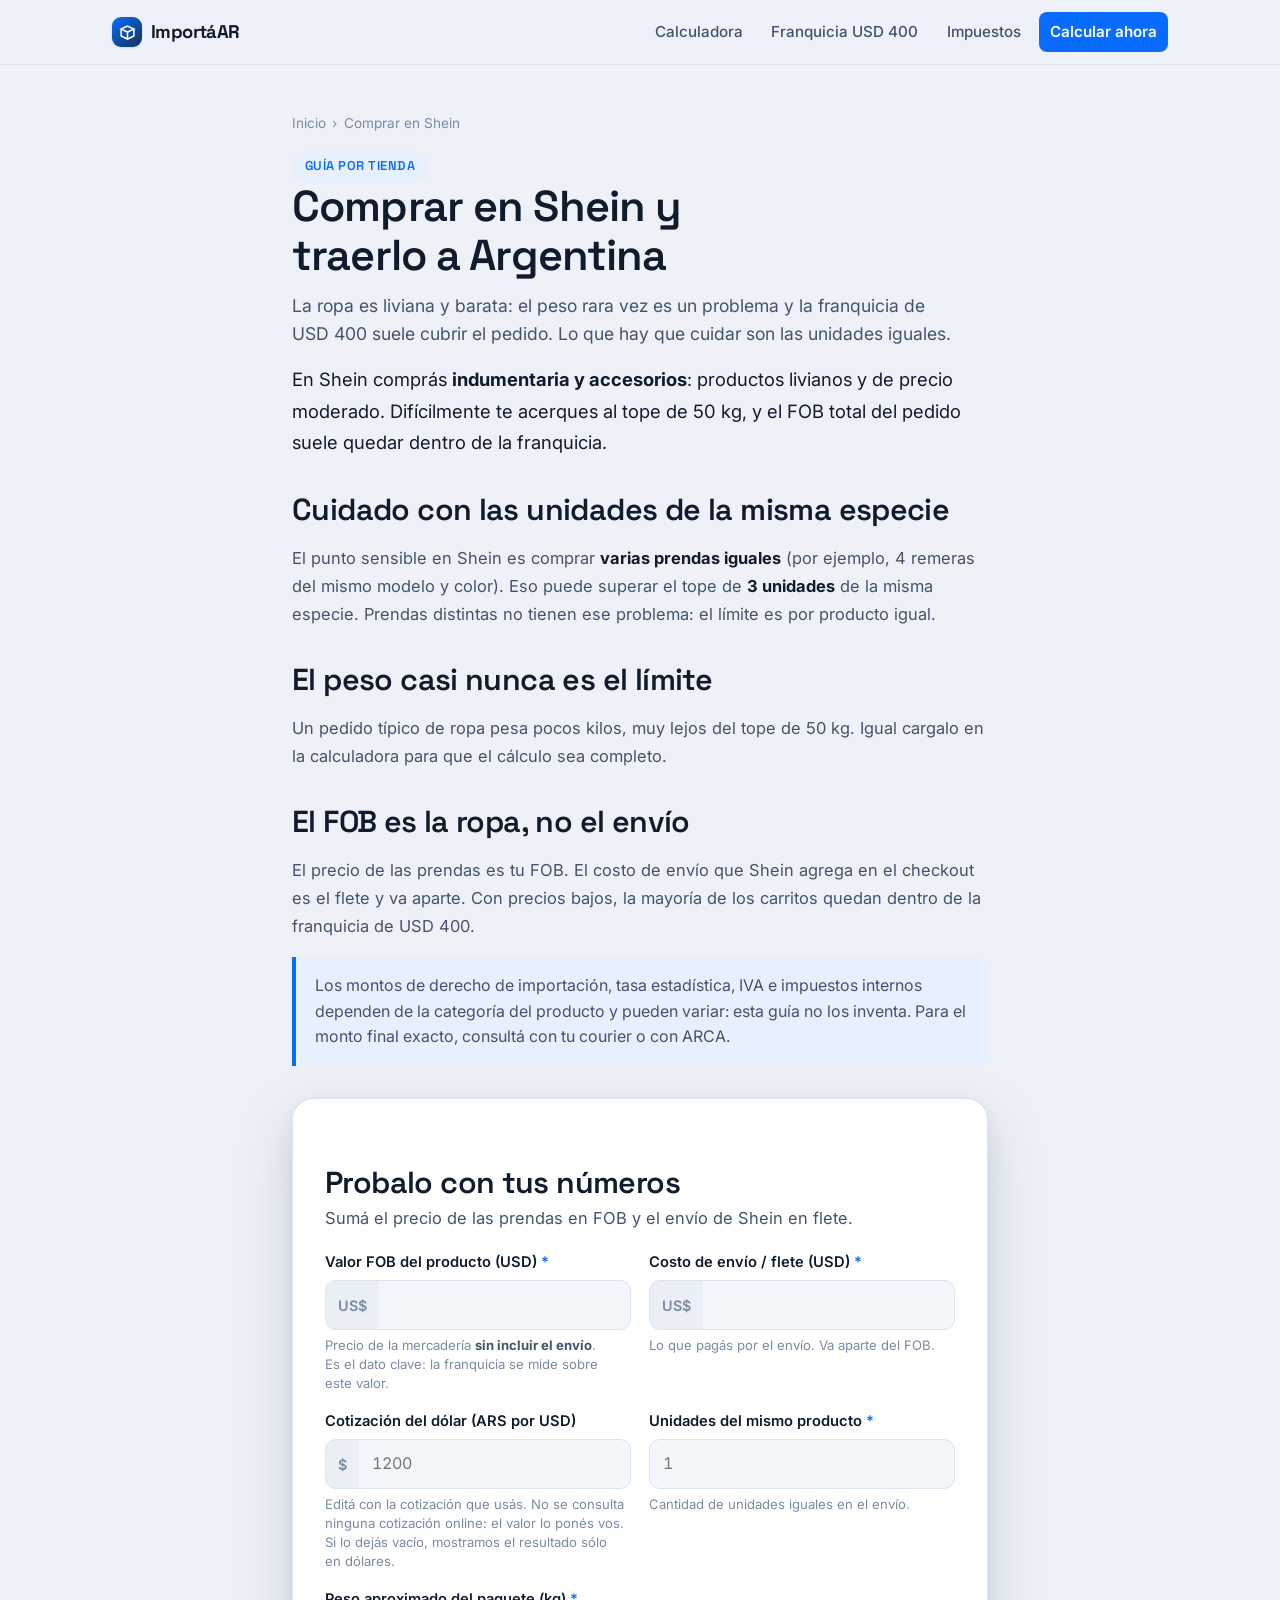
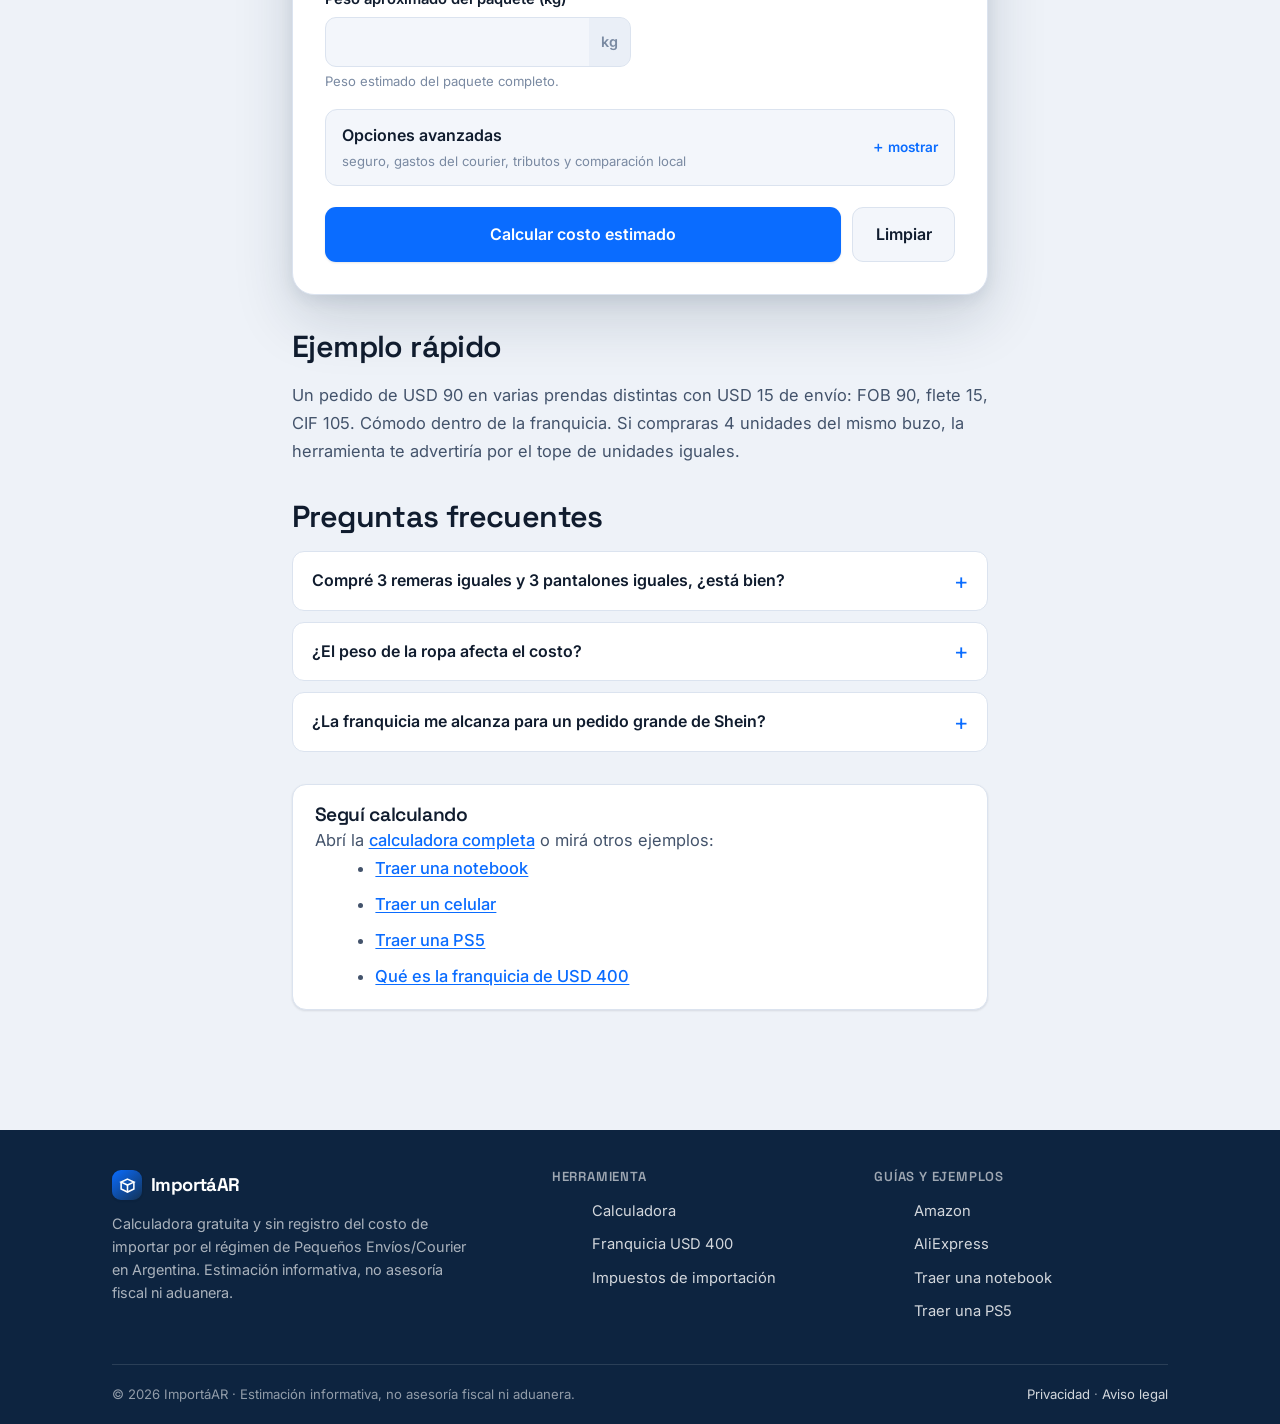
<file: comprar-en-shein-y-traer-a-argentina/index.html>
<!doctype html>
<html lang="es-AR">
<head>
  <meta charset="utf-8">
  <meta name="viewport" content="width=device-width, initial-scale=1">
  <title>Comprar en Shein y traerlo a Argentina: cuánto sale | ImportáAR</title>
  <meta name="description" content="Guía para estimar el costo de traer ropa de Shein a Argentina: unidades de la misma especie, peso liviano y la franquicia de USD 400 sobre el FOB.">
  <link rel="canonical" href="https://importar.ar/comprar-en-shein-y-traer-a-argentina/">
  <meta name="theme-color" content="#0a6cff">
  <meta name="robots" content="index, follow">
  <meta property="og:type" content="article">
  <meta property="og:site_name" content="ImportáAR">
  <meta property="og:locale" content="es_AR">
  <meta property="og:title" content="Comprar en Shein y traerlo a Argentina">
  <meta property="og:description" content="Guía para estimar el costo de traer ropa de Shein a Argentina: unidades de la misma especie, peso liviano y la franquicia de USD 400 sobre el FOB.">
  <meta property="og:url" content="https://importar.ar/comprar-en-shein-y-traer-a-argentina/">
  <meta property="og:image" content="https://importar.ar/assets/og-default.svg">
  <meta name="twitter:card" content="summary_large_image">
  <link rel="icon" href="/favicon.svg" type="image/svg+xml">
  <link rel="preconnect" href="https://fonts.googleapis.com">
  <link rel="preconnect" href="https://fonts.gstatic.com" crossorigin>
  <link rel="stylesheet" href="https://fonts.googleapis.com/css2?family=Inter:wght@400;500;600;700&family=Space+Grotesk:wght@500;600;700&display=swap">
  <link rel="stylesheet" href="/styles.css?v=20260902">
  <script type="application/ld+json">
  { "@context": "https://schema.org", "@type": "FAQPage", "mainEntity": [{ "@type": "Question", "name": "Compré 3 remeras iguales y 3 pantalones iguales, ¿está bien?", "acceptedAnswer": { "@type": "Answer", "text": "Sí: el tope de 3 es por especie. 3 remeras iguales y 3 pantalones iguales son dos especies distintas, cada una dentro del límite." } },{ "@type": "Question", "name": "¿El peso de la ropa afecta el costo?", "acceptedAnswer": { "@type": "Answer", "text": "En sí no cambia el cálculo de la franquicia. El peso sólo importa para no superar el tope de 50 kg del régimen, algo casi imposible con ropa." } },{ "@type": "Question", "name": "¿La franquicia me alcanza para un pedido grande de Shein?", "acceptedAnswer": { "@type": "Answer", "text": "Casi siempre: para superar los USD 400 de FOB en ropa hay que cargar bastante. Usá la calculadora con el total del carrito para confirmarlo." } }] }
  </script>
</head>
<body>
  <a class="skip-link" href="#main">Saltar al contenido</a>
  <header class="site-header">
    <div class="container">
      <a class="brand" href="/"><span class="brand-mark"><svg viewBox="0 0 24 24"><path d="M12 3 21 7.2 12 11.4 3 7.2 12 3Z"/><path d="M3 7.2V17l9 4.2 9-4.2V7.2"/><path d="M12 11.4v10"/></svg></span>ImportáAR</a>
      <nav class="nav-links" aria-label="Navegación principal">
        <a href="/calculadora-importacion-argentina/">Calculadora</a>
        <a href="/que-es-la-franquicia-de-400-dolares/">Franquicia USD 400</a>
        <a href="/impuestos-compras-exterior-argentina/">Impuestos</a>
        <a class="nav-cta" href="/calculadora-importacion-argentina/">Calcular ahora</a>
      </nav>
    </div>
  </header>

  <main id="main">
    <section class="page-hero">
      <div class="container narrow">
        <nav class="breadcrumb" aria-label="Migas"><a href="/">Inicio</a> <span>›</span> <span>Comprar en Shein</span></nav>
        <span class="eyebrow">Guía por tienda</span>
        <h1>Comprar en Shein y traerlo a Argentina</h1>
        <p class="sub">La ropa es liviana y barata: el peso rara vez es un problema y la franquicia de USD 400 suele cubrir el pedido. Lo que hay que cuidar son las unidades iguales.</p>
      </div>
    </section>

    <section style="padding-top:0">
      <div class="container narrow article">
        <p class="lead">En Shein comprás <strong>indumentaria y accesorios</strong>: productos livianos y de precio moderado. Difícilmente te acerques al tope de <span data-const="TOPE_PESO_KG">50</span> kg, y el FOB total del pedido suele quedar dentro de la franquicia.</p>

        <h2>Cuidado con las unidades de la misma especie</h2>
        <p>El punto sensible en Shein es comprar <strong>varias prendas iguales</strong> (por ejemplo, 4 remeras del mismo modelo y color). Eso puede superar el tope de <strong><span data-const="TOPE_UNIDADES">3</span> unidades</strong> de la misma especie. Prendas distintas no tienen ese problema: el límite es por producto igual.</p>

        <h2>El peso casi nunca es el límite</h2>
        <p>Un pedido típico de ropa pesa pocos kilos, muy lejos del tope de <span data-const="TOPE_PESO_KG">50</span> kg. Igual cargalo en la calculadora para que el cálculo sea completo.</p>

        <h2>El FOB es la ropa, no el envío</h2>
        <p>El precio de las prendas es tu FOB. El costo de envío que Shein agrega en el checkout es el flete y va aparte. Con precios bajos, la mayoría de los carritos quedan dentro de la franquicia de USD 400.</p>
        <blockquote>Los montos de derecho de importación, tasa estadística, IVA e impuestos internos dependen de la categoría del producto y pueden variar: esta guía no los inventa. Para el monto final exacto, consultá con tu courier o con ARCA.</blockquote>
        <div class="embed-tool">
        <div class="tool-card">
          <div class="tool-head"><h2>Probalo con tus números</h2><p>Sumá el precio de las prendas en FOB y el envío de Shein en flete.</p></div>
          <div data-calc></div>
          <noscript><p class="noscript-msg">La calculadora necesita JavaScript activado.</p></noscript>
        </div>
      </div>
        <h2>Ejemplo rápido</h2>
        <p>Un pedido de USD 90 en varias prendas distintas con USD 15 de envío: FOB 90, flete 15, CIF 105. Cómodo dentro de la franquicia. Si compraras 4 unidades del mismo buzo, la herramienta te advertiría por el tope de unidades iguales.</p>
        <h2>Preguntas frecuentes</h2>
        <div class="faq">
        <details><summary>Compré 3 remeras iguales y 3 pantalones iguales, ¿está bien?</summary><div><p>Sí: el tope de 3 es por especie. 3 remeras iguales y 3 pantalones iguales son dos especies distintas, cada una dentro del límite.</p></div></details>
        <details><summary>¿El peso de la ropa afecta el costo?</summary><div><p>En sí no cambia el cálculo de la franquicia. El peso sólo importa para no superar el tope de 50 kg del régimen, algo casi imposible con ropa.</p></div></details>
        <details><summary>¿La franquicia me alcanza para un pedido grande de Shein?</summary><div><p>Casi siempre: para superar los USD 400 de FOB en ropa hay que cargar bastante. Usá la calculadora con el total del carrito para confirmarlo.</p></div></details>
        </div>
        <div class="callout" style="margin-top:2rem">
          <h3>Seguí calculando</h3>
          <p>Abrí la <a href="/calculadora-importacion-argentina/">calculadora completa</a> o mirá otros ejemplos:</p>
          <ul>
            <li><a href="/cuanto-cuesta-traer-una-notebook/">Traer una notebook</a></li>
            <li><a href="/cuanto-cuesta-traer-un-celular/">Traer un celular</a></li>
            <li><a href="/cuanto-cuesta-traer-una-ps5/">Traer una PS5</a></li>
            <li><a href="/que-es-la-franquicia-de-400-dolares/">Qué es la franquicia de USD 400</a></li>
          </ul>
        </div>
      </div>
    </section>
  </main>

  <footer class="site-footer">
    <div class="container">
      <div class="footer-grid">
        <div class="footer-brand">
          <a class="brand" href="/"><span class="brand-mark"><svg viewBox="0 0 24 24"><path d="M12 3 21 7.2 12 11.4 3 7.2 12 3Z"/><path d="M3 7.2V17l9 4.2 9-4.2V7.2"/><path d="M12 11.4v10"/></svg></span>ImportáAR</a>
          <p>Calculadora gratuita y sin registro del costo de importar por el régimen de Pequeños Envíos/Courier en Argentina. Estimación informativa, no asesoría fiscal ni aduanera.</p>
        </div>
        <div class="footer-col"><h4>Herramienta</h4><ul><li><a href="/calculadora-importacion-argentina/">Calculadora</a></li><li><a href="/que-es-la-franquicia-de-400-dolares/">Franquicia USD 400</a></li><li><a href="/impuestos-compras-exterior-argentina/">Impuestos de importación</a></li></ul></div>
        <div class="footer-col"><h4>Guías y ejemplos</h4><ul><li><a href="/comprar-en-amazon-y-traer-a-argentina/">Amazon</a></li><li><a href="/comprar-en-aliexpress-y-traer-a-argentina/">AliExpress</a></li><li><a href="/cuanto-cuesta-traer-una-notebook/">Traer una notebook</a></li><li><a href="/cuanto-cuesta-traer-una-ps5/">Traer una PS5</a></li></ul></div>
      </div>
      <div class="footer-bottom">
        <span>© <span data-anio>2026</span> ImportáAR · Estimación informativa, no asesoría fiscal ni aduanera.</span>
        <span><a href="/privacidad/">Privacidad</a> · <a href="/aviso-legal/">Aviso legal</a></span>
      </div>
    </div>
  </footer>

  <script defer src="/js/calculo.js?v=20260902"></script>
  <script defer src="/js/datos.js?v=20260902"></script>
  <script defer src="/js/ui.js?v=20260902"></script>
</body>
</html>
</file>
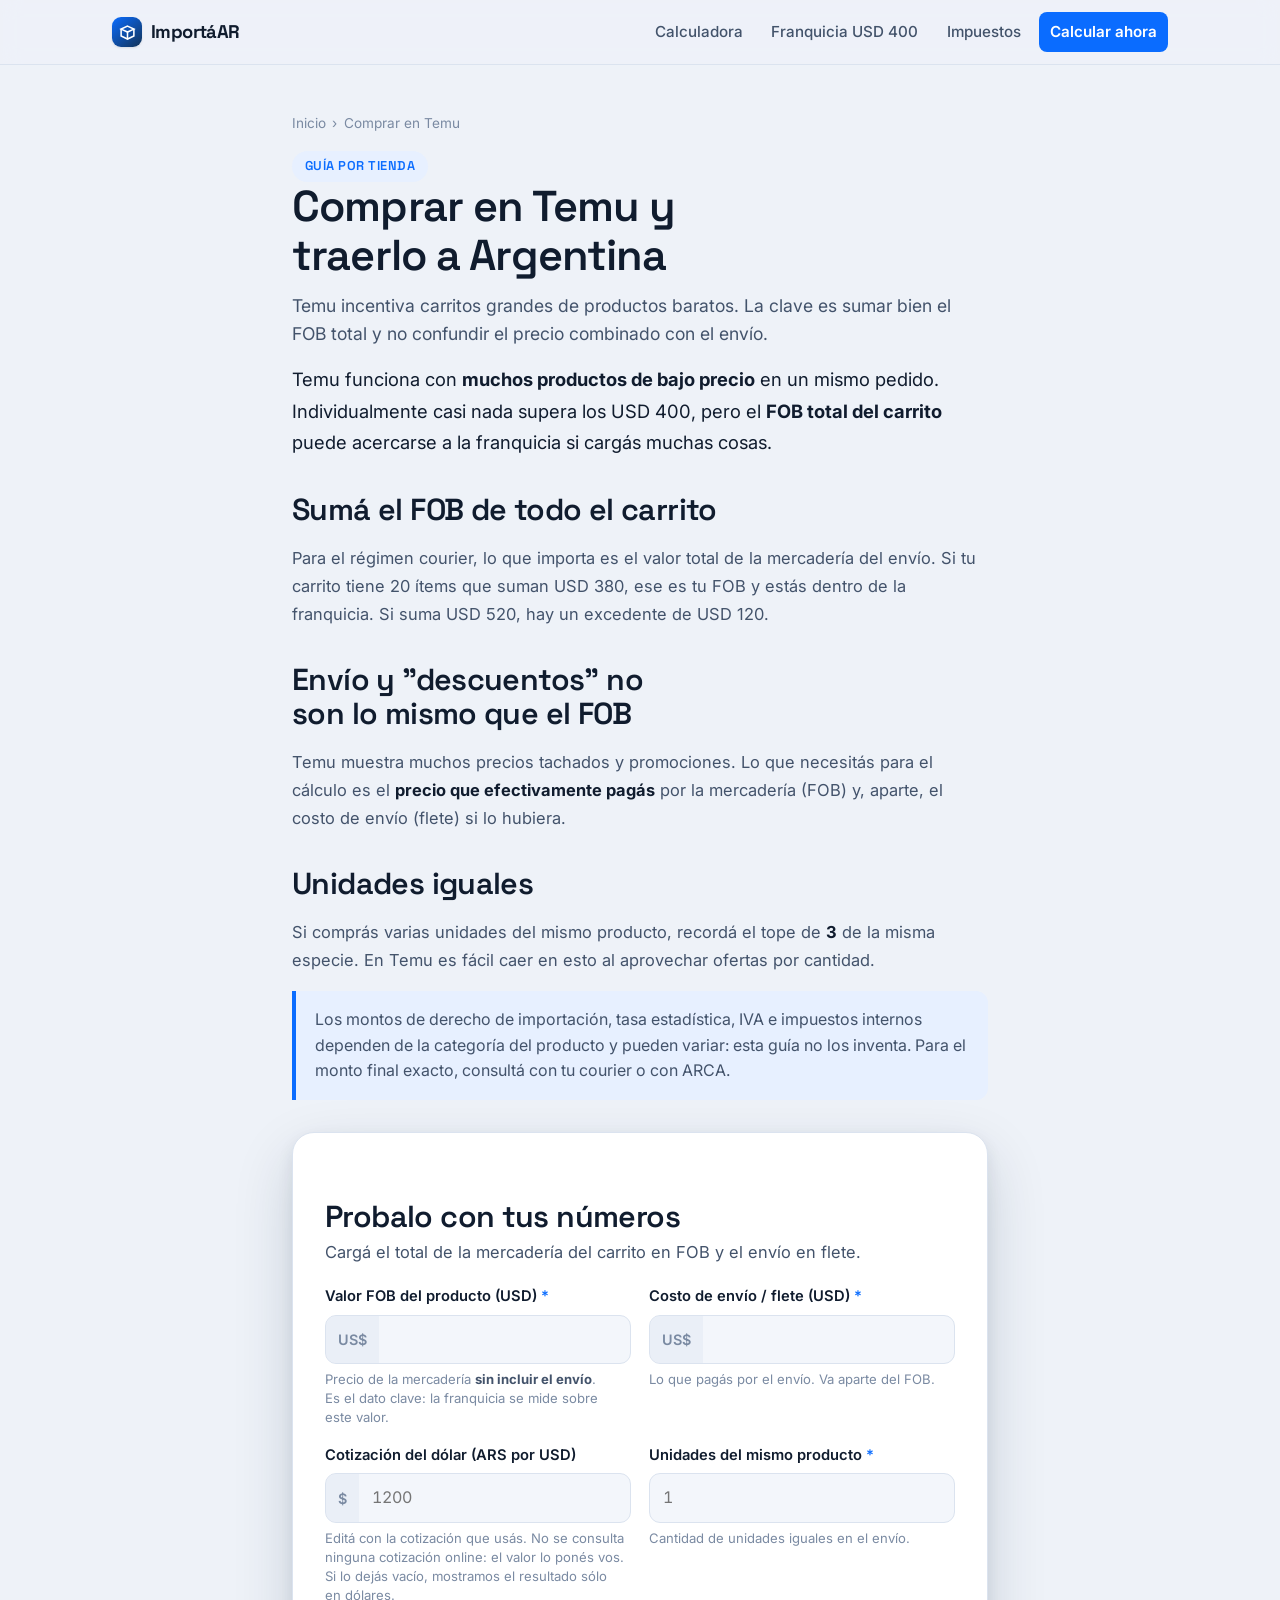
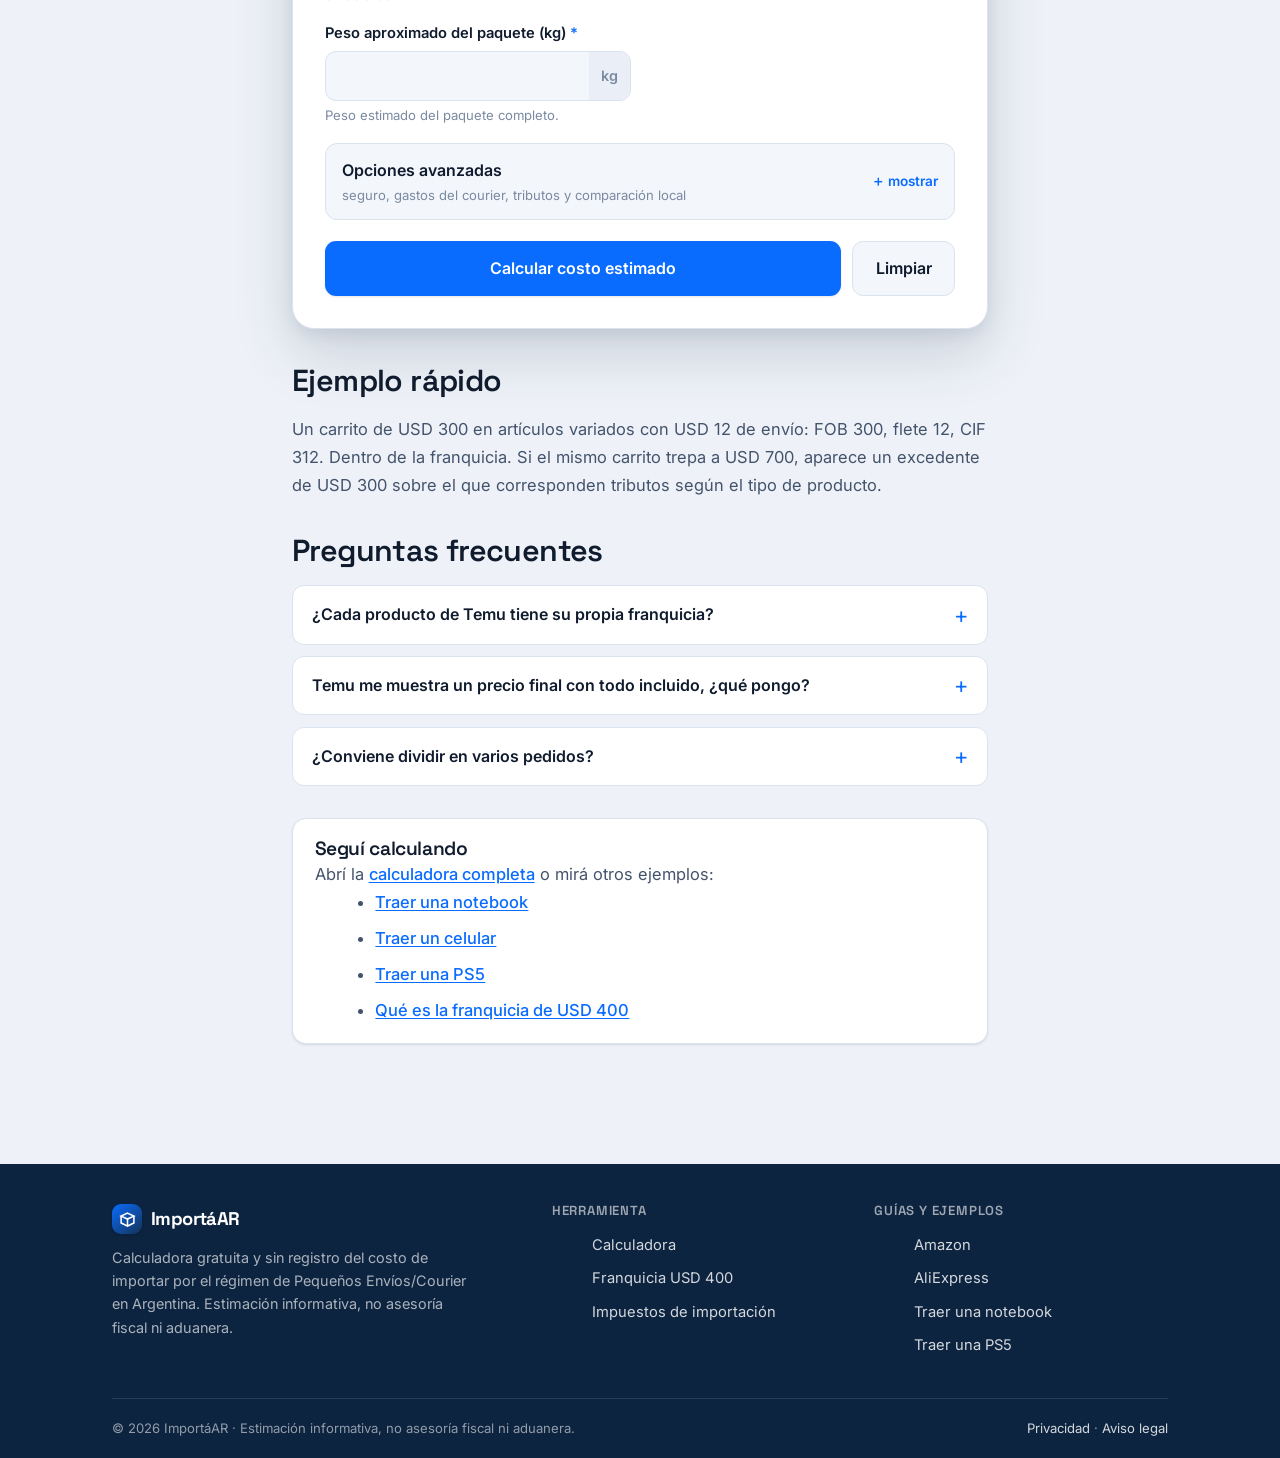
<file: comprar-en-temu-y-traer-a-argentina/index.html>
<!doctype html>
<html lang="es-AR">
<head>
  <meta charset="utf-8">
  <meta name="viewport" content="width=device-width, initial-scale=1">
  <title>Comprar en Temu y traerlo a Argentina: cuánto sale | ImportáAR</title>
  <meta name="description" content="Cómo estimar el costo de traer una compra de Temu a Argentina: carritos de muchos productos chicos, FOB total y el régimen de Pequeños Envíos/Courier.">
  <link rel="canonical" href="https://importar.ar/comprar-en-temu-y-traer-a-argentina/">
  <meta name="theme-color" content="#0a6cff">
  <meta name="robots" content="index, follow">
  <meta property="og:type" content="article">
  <meta property="og:site_name" content="ImportáAR">
  <meta property="og:locale" content="es_AR">
  <meta property="og:title" content="Comprar en Temu y traerlo a Argentina">
  <meta property="og:description" content="Cómo estimar el costo de traer una compra de Temu a Argentina: carritos de muchos productos chicos, FOB total y el régimen de Pequeños Envíos/Courier.">
  <meta property="og:url" content="https://importar.ar/comprar-en-temu-y-traer-a-argentina/">
  <meta property="og:image" content="https://importar.ar/assets/og-default.svg">
  <meta name="twitter:card" content="summary_large_image">
  <link rel="icon" href="/favicon.svg" type="image/svg+xml">
  <link rel="preconnect" href="https://fonts.googleapis.com">
  <link rel="preconnect" href="https://fonts.gstatic.com" crossorigin>
  <link rel="stylesheet" href="https://fonts.googleapis.com/css2?family=Inter:wght@400;500;600;700&family=Space+Grotesk:wght@500;600;700&display=swap">
  <link rel="stylesheet" href="/styles.css?v=20260902">
  <script type="application/ld+json">
  { "@context": "https://schema.org", "@type": "FAQPage", "mainEntity": [{ "@type": "Question", "name": "¿Cada producto de Temu tiene su propia franquicia?", "acceptedAnswer": { "@type": "Answer", "text": "No. La franquicia es por envío y se mide sobre el FOB total de la mercadería de ese envío, no producto por producto." } },{ "@type": "Question", "name": "Temu me muestra un precio final con todo incluido, ¿qué pongo?", "acceptedAnswer": { "@type": "Answer", "text": "Tratá de separar mercadería y envío. Si el precio ya incluye envío gratis, ese total es tu FOB y el flete es 0." } },{ "@type": "Question", "name": "¿Conviene dividir en varios pedidos?", "acceptedAnswer": { "@type": "Answer", "text": "Podés, pero recordá el límite informativo de 5 envíos por persona por año. La herramienta no lo valida porque no guarda historial." } }] }
  </script>
</head>
<body>
  <a class="skip-link" href="#main">Saltar al contenido</a>
  <header class="site-header">
    <div class="container">
      <a class="brand" href="/"><span class="brand-mark"><svg viewBox="0 0 24 24"><path d="M12 3 21 7.2 12 11.4 3 7.2 12 3Z"/><path d="M3 7.2V17l9 4.2 9-4.2V7.2"/><path d="M12 11.4v10"/></svg></span>ImportáAR</a>
      <nav class="nav-links" aria-label="Navegación principal">
        <a href="/calculadora-importacion-argentina/">Calculadora</a>
        <a href="/que-es-la-franquicia-de-400-dolares/">Franquicia USD 400</a>
        <a href="/impuestos-compras-exterior-argentina/">Impuestos</a>
        <a class="nav-cta" href="/calculadora-importacion-argentina/">Calcular ahora</a>
      </nav>
    </div>
  </header>

  <main id="main">
    <section class="page-hero">
      <div class="container narrow">
        <nav class="breadcrumb" aria-label="Migas"><a href="/">Inicio</a> <span>›</span> <span>Comprar en Temu</span></nav>
        <span class="eyebrow">Guía por tienda</span>
        <h1>Comprar en Temu y traerlo a Argentina</h1>
        <p class="sub">Temu incentiva carritos grandes de productos baratos. La clave es sumar bien el FOB total y no confundir el precio combinado con el envío.</p>
      </div>
    </section>

    <section style="padding-top:0">
      <div class="container narrow article">
        <p class="lead">Temu funciona con <strong>muchos productos de bajo precio</strong> en un mismo pedido. Individualmente casi nada supera los USD 400, pero el <strong>FOB total del carrito</strong> puede acercarse a la franquicia si cargás muchas cosas.</p>

        <h2>Sumá el FOB de todo el carrito</h2>
        <p>Para el régimen courier, lo que importa es el valor total de la mercadería del envío. Si tu carrito tiene 20 ítems que suman USD 380, ese es tu FOB y estás dentro de la franquicia. Si suma USD 520, hay un excedente de USD 120.</p>

        <h2>Envío y "descuentos" no son lo mismo que el FOB</h2>
        <p>Temu muestra muchos precios tachados y promociones. Lo que necesitás para el cálculo es el <strong>precio que efectivamente pagás</strong> por la mercadería (FOB) y, aparte, el costo de envío (flete) si lo hubiera.</p>

        <h2>Unidades iguales</h2>
        <p>Si comprás varias unidades del mismo producto, recordá el tope de <strong><span data-const="TOPE_UNIDADES">3</span></strong> de la misma especie. En Temu es fácil caer en esto al aprovechar ofertas por cantidad.</p>
        <blockquote>Los montos de derecho de importación, tasa estadística, IVA e impuestos internos dependen de la categoría del producto y pueden variar: esta guía no los inventa. Para el monto final exacto, consultá con tu courier o con ARCA.</blockquote>
        <div class="embed-tool">
        <div class="tool-card">
          <div class="tool-head"><h2>Probalo con tus números</h2><p>Cargá el total de la mercadería del carrito en FOB y el envío en flete.</p></div>
          <div data-calc></div>
          <noscript><p class="noscript-msg">La calculadora necesita JavaScript activado.</p></noscript>
        </div>
      </div>
        <h2>Ejemplo rápido</h2>
        <p>Un carrito de USD 300 en artículos variados con USD 12 de envío: FOB 300, flete 12, CIF 312. Dentro de la franquicia. Si el mismo carrito trepa a USD 700, aparece un excedente de USD 300 sobre el que corresponden tributos según el tipo de producto.</p>
        <h2>Preguntas frecuentes</h2>
        <div class="faq">
        <details><summary>¿Cada producto de Temu tiene su propia franquicia?</summary><div><p>No. La franquicia es por envío y se mide sobre el FOB total de la mercadería de ese envío, no producto por producto.</p></div></details>
        <details><summary>Temu me muestra un precio final con todo incluido, ¿qué pongo?</summary><div><p>Tratá de separar mercadería y envío. Si el precio ya incluye envío gratis, ese total es tu FOB y el flete es 0.</p></div></details>
        <details><summary>¿Conviene dividir en varios pedidos?</summary><div><p>Podés, pero recordá el límite informativo de 5 envíos por persona por año. La herramienta no lo valida porque no guarda historial.</p></div></details>
        </div>
        <div class="callout" style="margin-top:2rem">
          <h3>Seguí calculando</h3>
          <p>Abrí la <a href="/calculadora-importacion-argentina/">calculadora completa</a> o mirá otros ejemplos:</p>
          <ul>
            <li><a href="/cuanto-cuesta-traer-una-notebook/">Traer una notebook</a></li>
            <li><a href="/cuanto-cuesta-traer-un-celular/">Traer un celular</a></li>
            <li><a href="/cuanto-cuesta-traer-una-ps5/">Traer una PS5</a></li>
            <li><a href="/que-es-la-franquicia-de-400-dolares/">Qué es la franquicia de USD 400</a></li>
          </ul>
        </div>
      </div>
    </section>
  </main>

  <footer class="site-footer">
    <div class="container">
      <div class="footer-grid">
        <div class="footer-brand">
          <a class="brand" href="/"><span class="brand-mark"><svg viewBox="0 0 24 24"><path d="M12 3 21 7.2 12 11.4 3 7.2 12 3Z"/><path d="M3 7.2V17l9 4.2 9-4.2V7.2"/><path d="M12 11.4v10"/></svg></span>ImportáAR</a>
          <p>Calculadora gratuita y sin registro del costo de importar por el régimen de Pequeños Envíos/Courier en Argentina. Estimación informativa, no asesoría fiscal ni aduanera.</p>
        </div>
        <div class="footer-col"><h4>Herramienta</h4><ul><li><a href="/calculadora-importacion-argentina/">Calculadora</a></li><li><a href="/que-es-la-franquicia-de-400-dolares/">Franquicia USD 400</a></li><li><a href="/impuestos-compras-exterior-argentina/">Impuestos de importación</a></li></ul></div>
        <div class="footer-col"><h4>Guías y ejemplos</h4><ul><li><a href="/comprar-en-amazon-y-traer-a-argentina/">Amazon</a></li><li><a href="/comprar-en-aliexpress-y-traer-a-argentina/">AliExpress</a></li><li><a href="/cuanto-cuesta-traer-una-notebook/">Traer una notebook</a></li><li><a href="/cuanto-cuesta-traer-una-ps5/">Traer una PS5</a></li></ul></div>
      </div>
      <div class="footer-bottom">
        <span>© <span data-anio>2026</span> ImportáAR · Estimación informativa, no asesoría fiscal ni aduanera.</span>
        <span><a href="/privacidad/">Privacidad</a> · <a href="/aviso-legal/">Aviso legal</a></span>
      </div>
    </div>
  </footer>

  <script defer src="/js/calculo.js?v=20260902"></script>
  <script defer src="/js/datos.js?v=20260902"></script>
  <script defer src="/js/ui.js?v=20260902"></script>
</body>
</html>
</file>
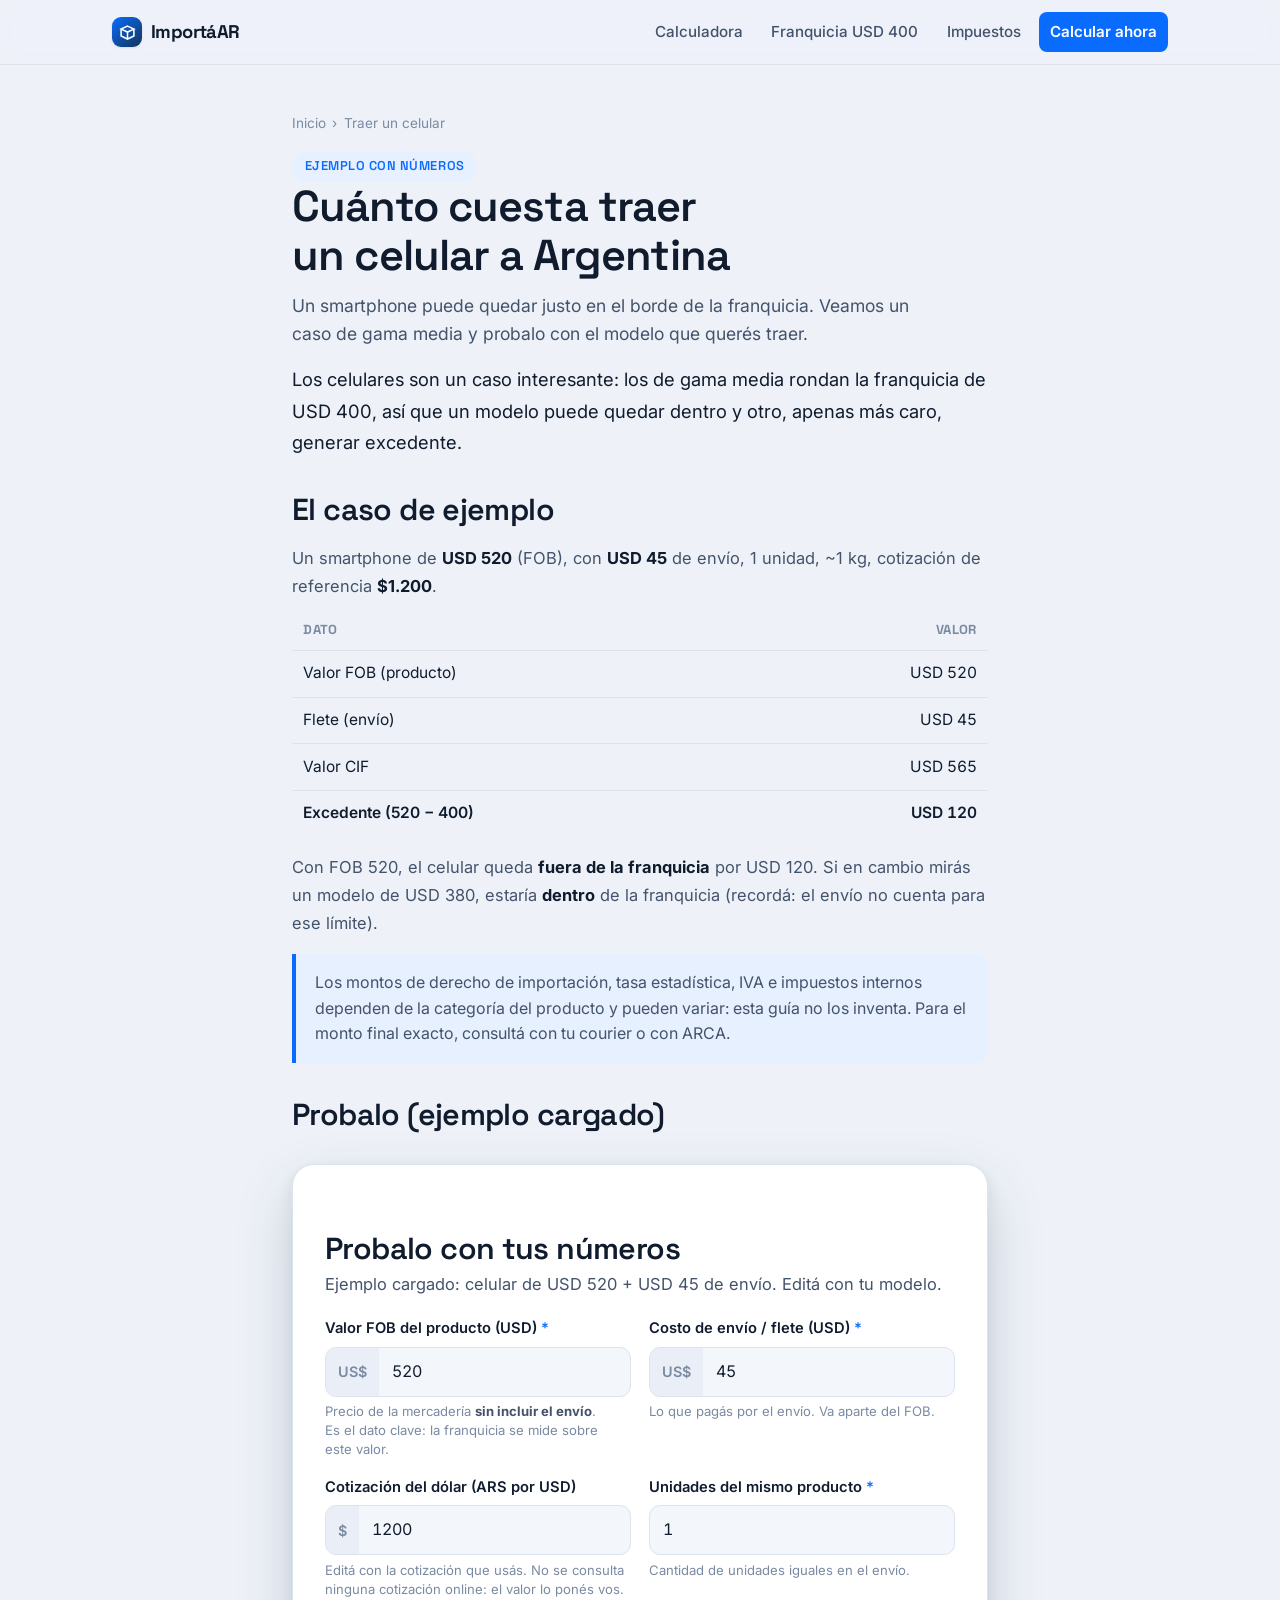
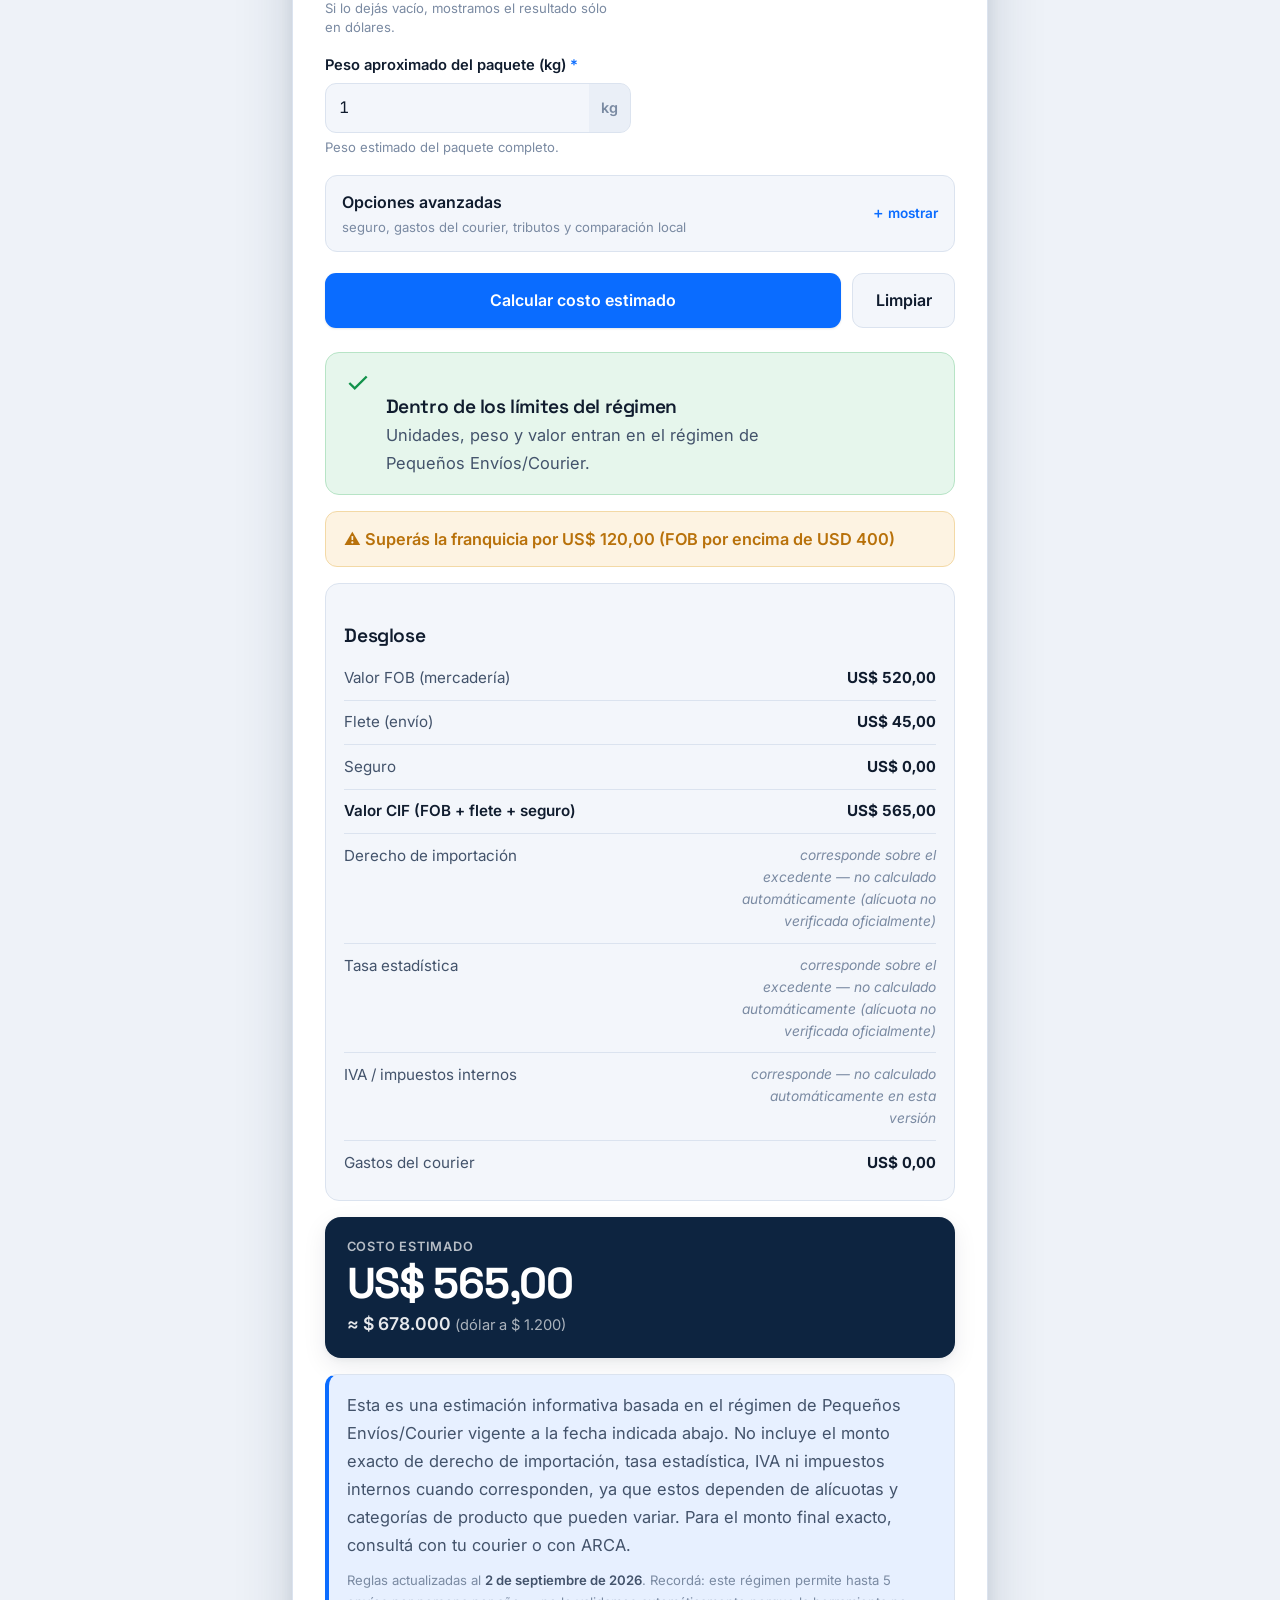
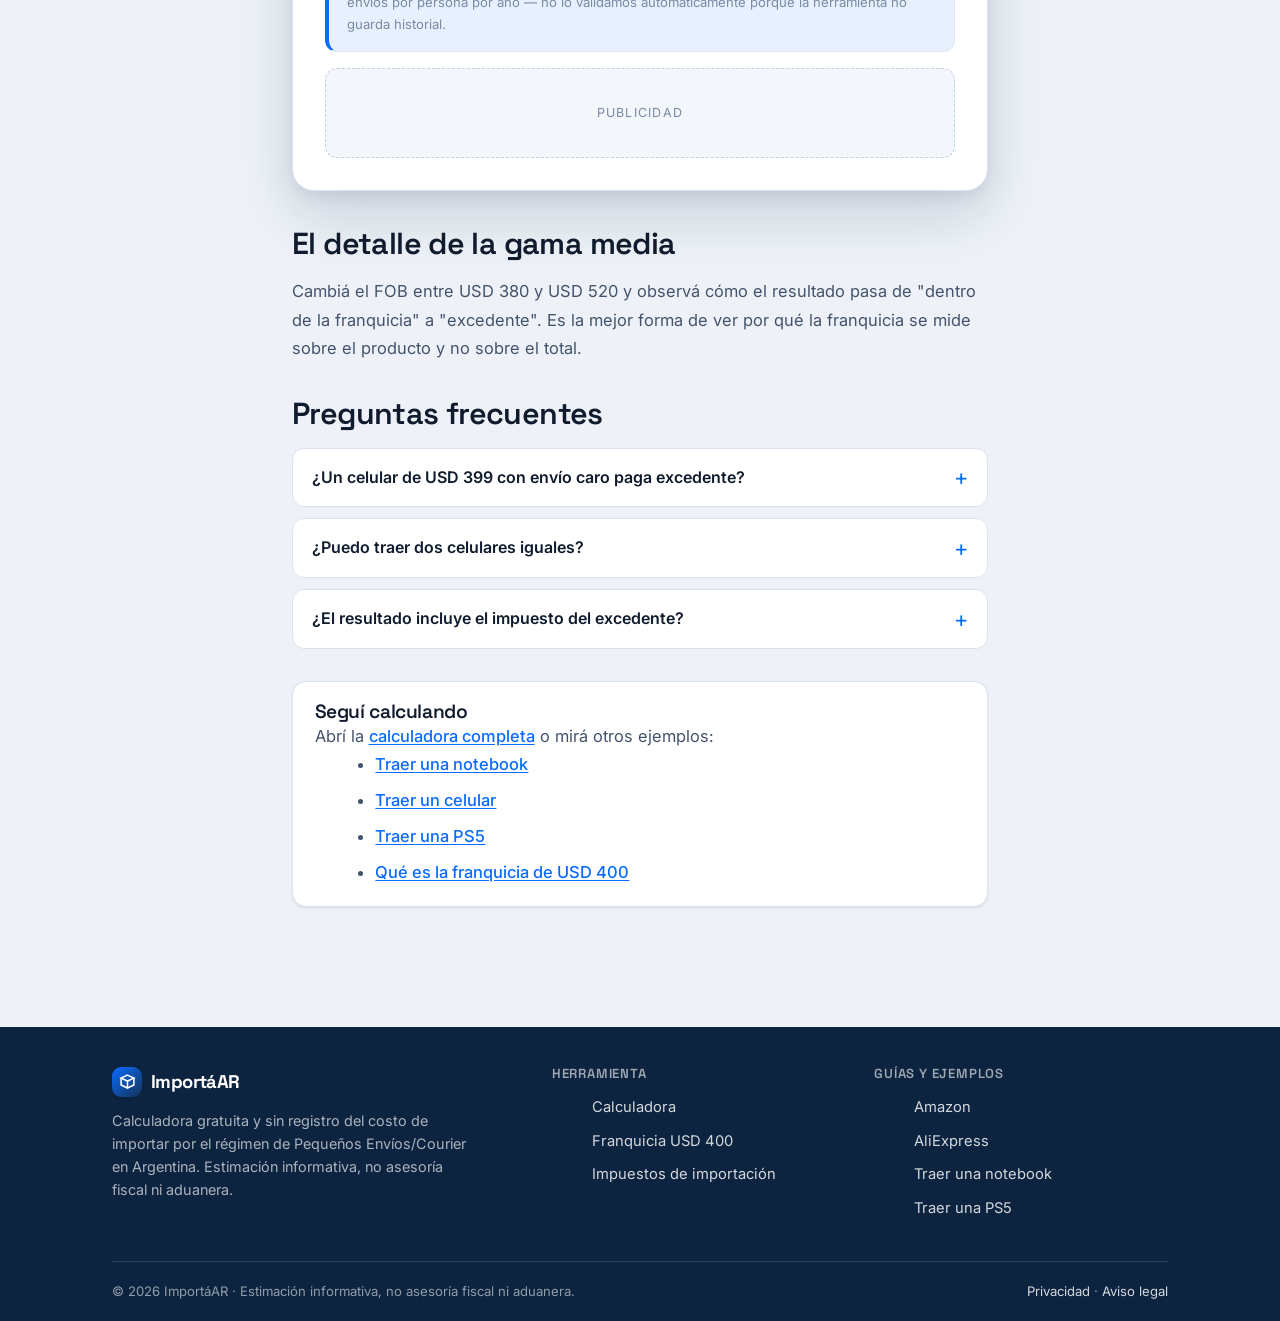
<file: cuanto-cuesta-traer-un-celular/index.html>
<!doctype html>
<html lang="es-AR">
<head>
  <meta charset="utf-8">
  <meta name="viewport" content="width=device-width, initial-scale=1">
  <title>Cuánto cuesta traer un celular a Argentina (ejemplo) | ImportáAR</title>
  <meta name="description" content="Ejemplo numérico de cuánto sale importar un celular a Argentina por courier, con la calculadora embebida: cómo queda un smartphone frente a la franquicia de USD 400.">
  <link rel="canonical" href="https://importar.ar/cuanto-cuesta-traer-un-celular/">
  <meta name="theme-color" content="#0a6cff">
  <meta name="robots" content="index, follow">
  <meta property="og:type" content="article">
  <meta property="og:site_name" content="ImportáAR">
  <meta property="og:locale" content="es_AR">
  <meta property="og:title" content="Cuánto cuesta traer un celular a Argentina">
  <meta property="og:description" content="Ejemplo numérico de cuánto sale importar un celular a Argentina por courier, con la calculadora embebida: cómo queda un smartphone frente a la franquicia de USD 400.">
  <meta property="og:url" content="https://importar.ar/cuanto-cuesta-traer-un-celular/">
  <meta property="og:image" content="https://importar.ar/assets/og-default.svg">
  <meta name="twitter:card" content="summary_large_image">
  <link rel="icon" href="/favicon.svg" type="image/svg+xml">
  <link rel="preconnect" href="https://fonts.googleapis.com">
  <link rel="preconnect" href="https://fonts.gstatic.com" crossorigin>
  <link rel="stylesheet" href="https://fonts.googleapis.com/css2?family=Inter:wght@400;500;600;700&family=Space+Grotesk:wght@500;600;700&display=swap">
  <link rel="stylesheet" href="/styles.css?v=20260902">
  <script type="application/ld+json">
  { "@context": "https://schema.org", "@type": "FAQPage", "mainEntity": [{ "@type": "Question", "name": "¿Un celular de USD 399 con envío caro paga excedente?", "acceptedAnswer": { "@type": "Answer", "text": "No. El FOB (399) está por debajo de 400, así que está dentro de la franquicia aunque el envío sea alto. El envío no cuenta para el límite." } },{ "@type": "Question", "name": "¿Puedo traer dos celulares iguales?", "acceptedAnswer": { "@type": "Answer", "text": "Sí, hasta 3 unidades de la misma especie. Pero recordá que el FOB se suma: dos celulares de USD 300 dan un FOB de 600, con excedente." } },{ "@type": "Question", "name": "¿El resultado incluye el impuesto del excedente?", "acceptedAnswer": { "@type": "Answer", "text": "No automáticamente: las alícuotas dependen del producto. Si conocés la que te aplican, cargala en opciones avanzadas." } }] }
  </script>
</head>
<body>
  <a class="skip-link" href="#main">Saltar al contenido</a>
  <header class="site-header">
    <div class="container">
      <a class="brand" href="/"><span class="brand-mark"><svg viewBox="0 0 24 24"><path d="M12 3 21 7.2 12 11.4 3 7.2 12 3Z"/><path d="M3 7.2V17l9 4.2 9-4.2V7.2"/><path d="M12 11.4v10"/></svg></span>ImportáAR</a>
      <nav class="nav-links" aria-label="Navegación principal">
        <a href="/calculadora-importacion-argentina/">Calculadora</a>
        <a href="/que-es-la-franquicia-de-400-dolares/">Franquicia USD 400</a>
        <a href="/impuestos-compras-exterior-argentina/">Impuestos</a>
        <a class="nav-cta" href="/calculadora-importacion-argentina/">Calcular ahora</a>
      </nav>
    </div>
  </header>

  <main id="main">
    <section class="page-hero">
      <div class="container narrow">
        <nav class="breadcrumb" aria-label="Migas"><a href="/">Inicio</a> <span>›</span> <span>Traer un celular</span></nav>
        <span class="eyebrow">Ejemplo con números</span>
        <h1>Cuánto cuesta traer un celular a Argentina</h1>
        <p class="sub">Un smartphone puede quedar justo en el borde de la franquicia. Veamos un caso de gama media y probalo con el modelo que querés traer.</p>
      </div>
    </section>

    <section style="padding-top:0">
      <div class="container narrow article">
        <p class="lead">Los celulares son un caso interesante: los de gama media rondan la franquicia de USD 400, así que un modelo puede quedar dentro y otro, apenas más caro, generar excedente.</p>

        <h2>El caso de ejemplo</h2>
        <p>Un smartphone de <strong>USD 520</strong> (FOB), con <strong>USD 45</strong> de envío, 1 unidad, ~1 kg, cotización de referencia <strong>$1.200</strong>.</p>
        <table class="example-table">
          <thead><tr><th>Dato</th><th>Valor</th></tr></thead>
          <tbody>
            <tr><td>Valor FOB (producto)</td><td>USD 520</td></tr>
            <tr><td>Flete (envío)</td><td>USD 45</td></tr>
            <tr><td>Valor CIF</td><td>USD 565</td></tr>
            <tr><td>Excedente (520 − 400)</td><td>USD 120</td></tr>
          </tbody>
        </table>
        <p>Con FOB 520, el celular queda <strong>fuera de la franquicia</strong> por USD 120. Si en cambio mirás un modelo de USD 380, estaría <strong>dentro</strong> de la franquicia (recordá: el envío no cuenta para ese límite).</p>
        <blockquote>Los montos de derecho de importación, tasa estadística, IVA e impuestos internos dependen de la categoría del producto y pueden variar: esta guía no los inventa. Para el monto final exacto, consultá con tu courier o con ARCA.</blockquote>
        <h2>Probalo (ejemplo cargado)</h2>
        <div class="embed-tool">
        <div class="tool-card">
          <div class="tool-head"><h2>Probalo con tus números</h2><p>Ejemplo cargado: celular de USD 520 + USD 45 de envío. Editá con tu modelo.</p></div>
          <div data-calc data-prefill="celular"></div>
          <noscript><p class="noscript-msg">La calculadora necesita JavaScript activado.</p></noscript>
        </div>
      </div>
        <h2>El detalle de la gama media</h2>
        <p>Cambiá el FOB entre USD 380 y USD 520 y observá cómo el resultado pasa de "dentro de la franquicia" a "excedente". Es la mejor forma de ver por qué la franquicia se mide sobre el producto y no sobre el total.</p>
        <h2>Preguntas frecuentes</h2>
        <div class="faq">
        <details><summary>¿Un celular de USD 399 con envío caro paga excedente?</summary><div><p>No. El FOB (399) está por debajo de 400, así que está dentro de la franquicia aunque el envío sea alto. El envío no cuenta para el límite.</p></div></details>
        <details><summary>¿Puedo traer dos celulares iguales?</summary><div><p>Sí, hasta 3 unidades de la misma especie. Pero recordá que el FOB se suma: dos celulares de USD 300 dan un FOB de 600, con excedente.</p></div></details>
        <details><summary>¿El resultado incluye el impuesto del excedente?</summary><div><p>No automáticamente: las alícuotas dependen del producto. Si conocés la que te aplican, cargala en opciones avanzadas.</p></div></details>
        </div>
        <div class="callout" style="margin-top:2rem">
          <h3>Seguí calculando</h3>
          <p>Abrí la <a href="/calculadora-importacion-argentina/">calculadora completa</a> o mirá otros ejemplos:</p>
          <ul>
            <li><a href="/cuanto-cuesta-traer-una-notebook/">Traer una notebook</a></li>
            <li><a href="/cuanto-cuesta-traer-un-celular/">Traer un celular</a></li>
            <li><a href="/cuanto-cuesta-traer-una-ps5/">Traer una PS5</a></li>
            <li><a href="/que-es-la-franquicia-de-400-dolares/">Qué es la franquicia de USD 400</a></li>
          </ul>
        </div>
      </div>
    </section>
  </main>

  <footer class="site-footer">
    <div class="container">
      <div class="footer-grid">
        <div class="footer-brand">
          <a class="brand" href="/"><span class="brand-mark"><svg viewBox="0 0 24 24"><path d="M12 3 21 7.2 12 11.4 3 7.2 12 3Z"/><path d="M3 7.2V17l9 4.2 9-4.2V7.2"/><path d="M12 11.4v10"/></svg></span>ImportáAR</a>
          <p>Calculadora gratuita y sin registro del costo de importar por el régimen de Pequeños Envíos/Courier en Argentina. Estimación informativa, no asesoría fiscal ni aduanera.</p>
        </div>
        <div class="footer-col"><h4>Herramienta</h4><ul><li><a href="/calculadora-importacion-argentina/">Calculadora</a></li><li><a href="/que-es-la-franquicia-de-400-dolares/">Franquicia USD 400</a></li><li><a href="/impuestos-compras-exterior-argentina/">Impuestos de importación</a></li></ul></div>
        <div class="footer-col"><h4>Guías y ejemplos</h4><ul><li><a href="/comprar-en-amazon-y-traer-a-argentina/">Amazon</a></li><li><a href="/comprar-en-aliexpress-y-traer-a-argentina/">AliExpress</a></li><li><a href="/cuanto-cuesta-traer-una-notebook/">Traer una notebook</a></li><li><a href="/cuanto-cuesta-traer-una-ps5/">Traer una PS5</a></li></ul></div>
      </div>
      <div class="footer-bottom">
        <span>© <span data-anio>2026</span> ImportáAR · Estimación informativa, no asesoría fiscal ni aduanera.</span>
        <span><a href="/privacidad/">Privacidad</a> · <a href="/aviso-legal/">Aviso legal</a></span>
      </div>
    </div>
  </footer>

  <script defer src="/js/calculo.js?v=20260902"></script>
  <script defer src="/js/datos.js?v=20260902"></script>
  <script defer src="/js/ui.js?v=20260902"></script>
</body>
</html>
</file>
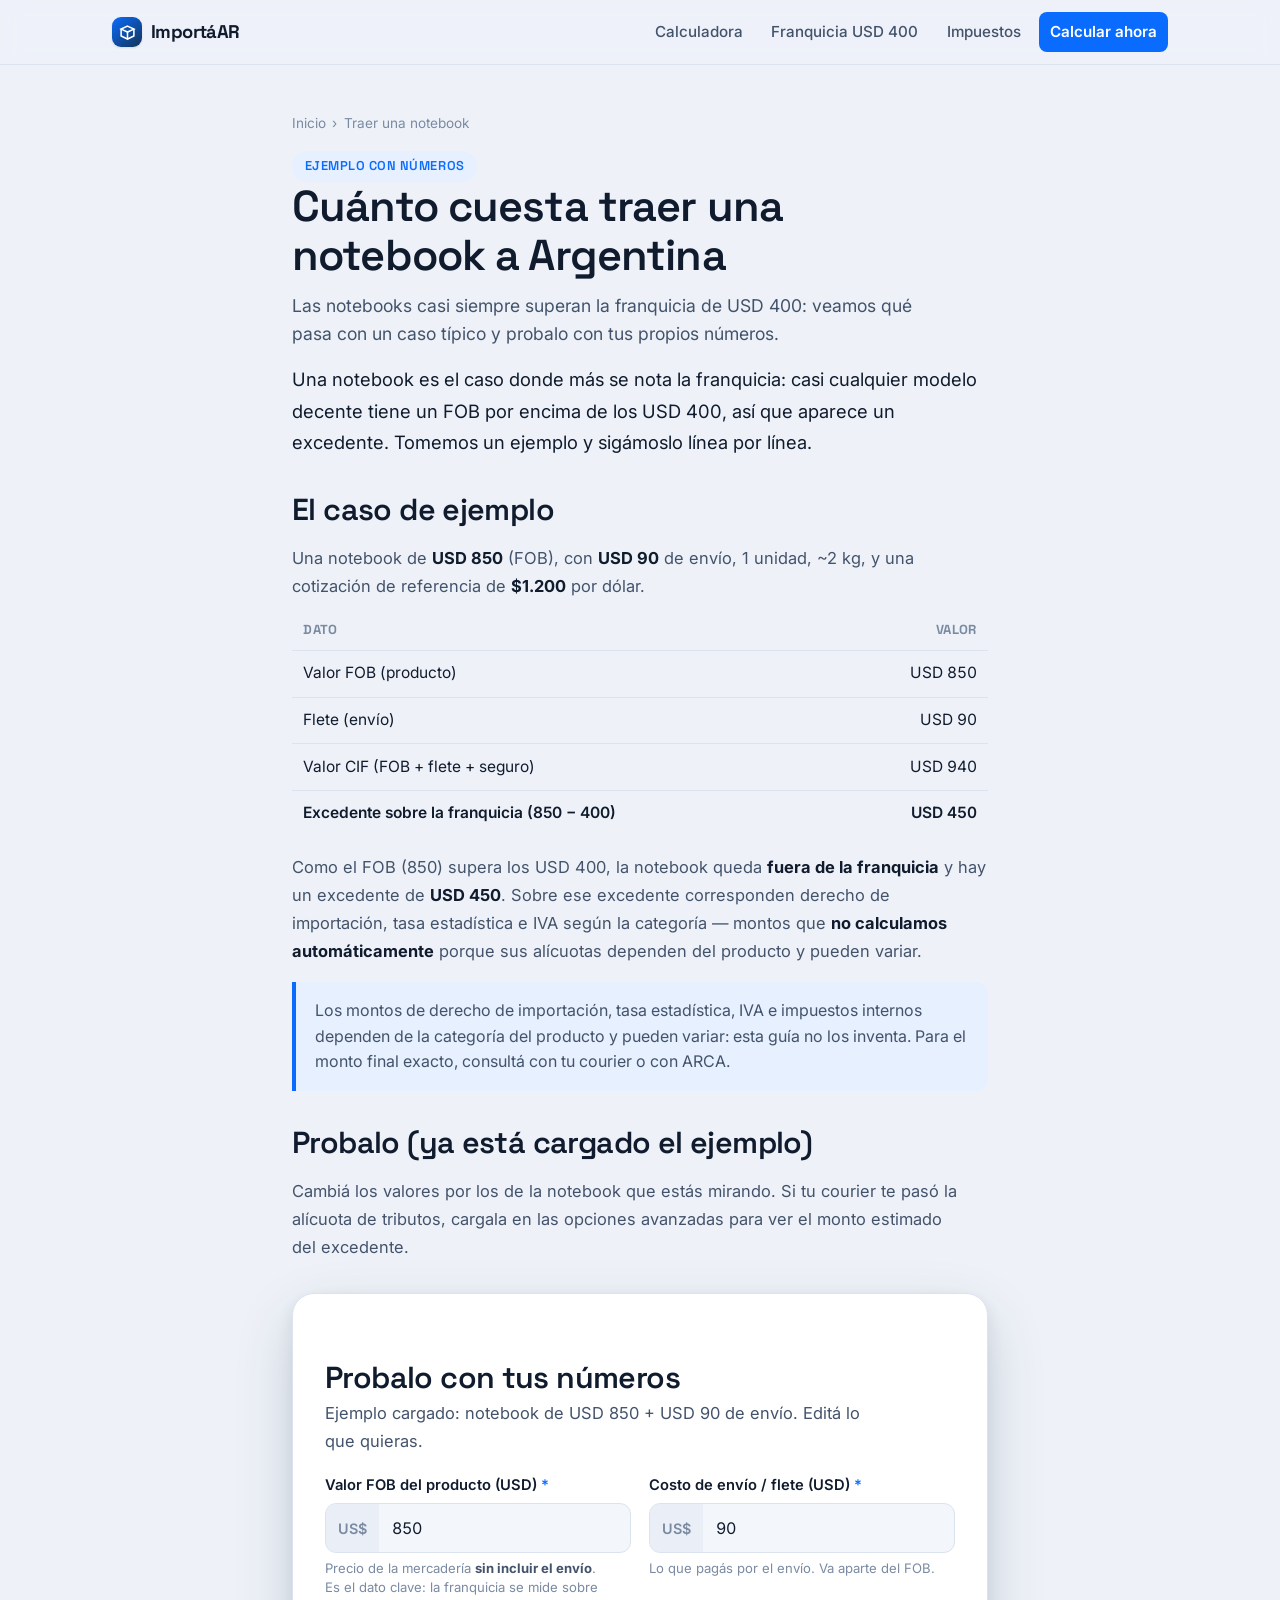
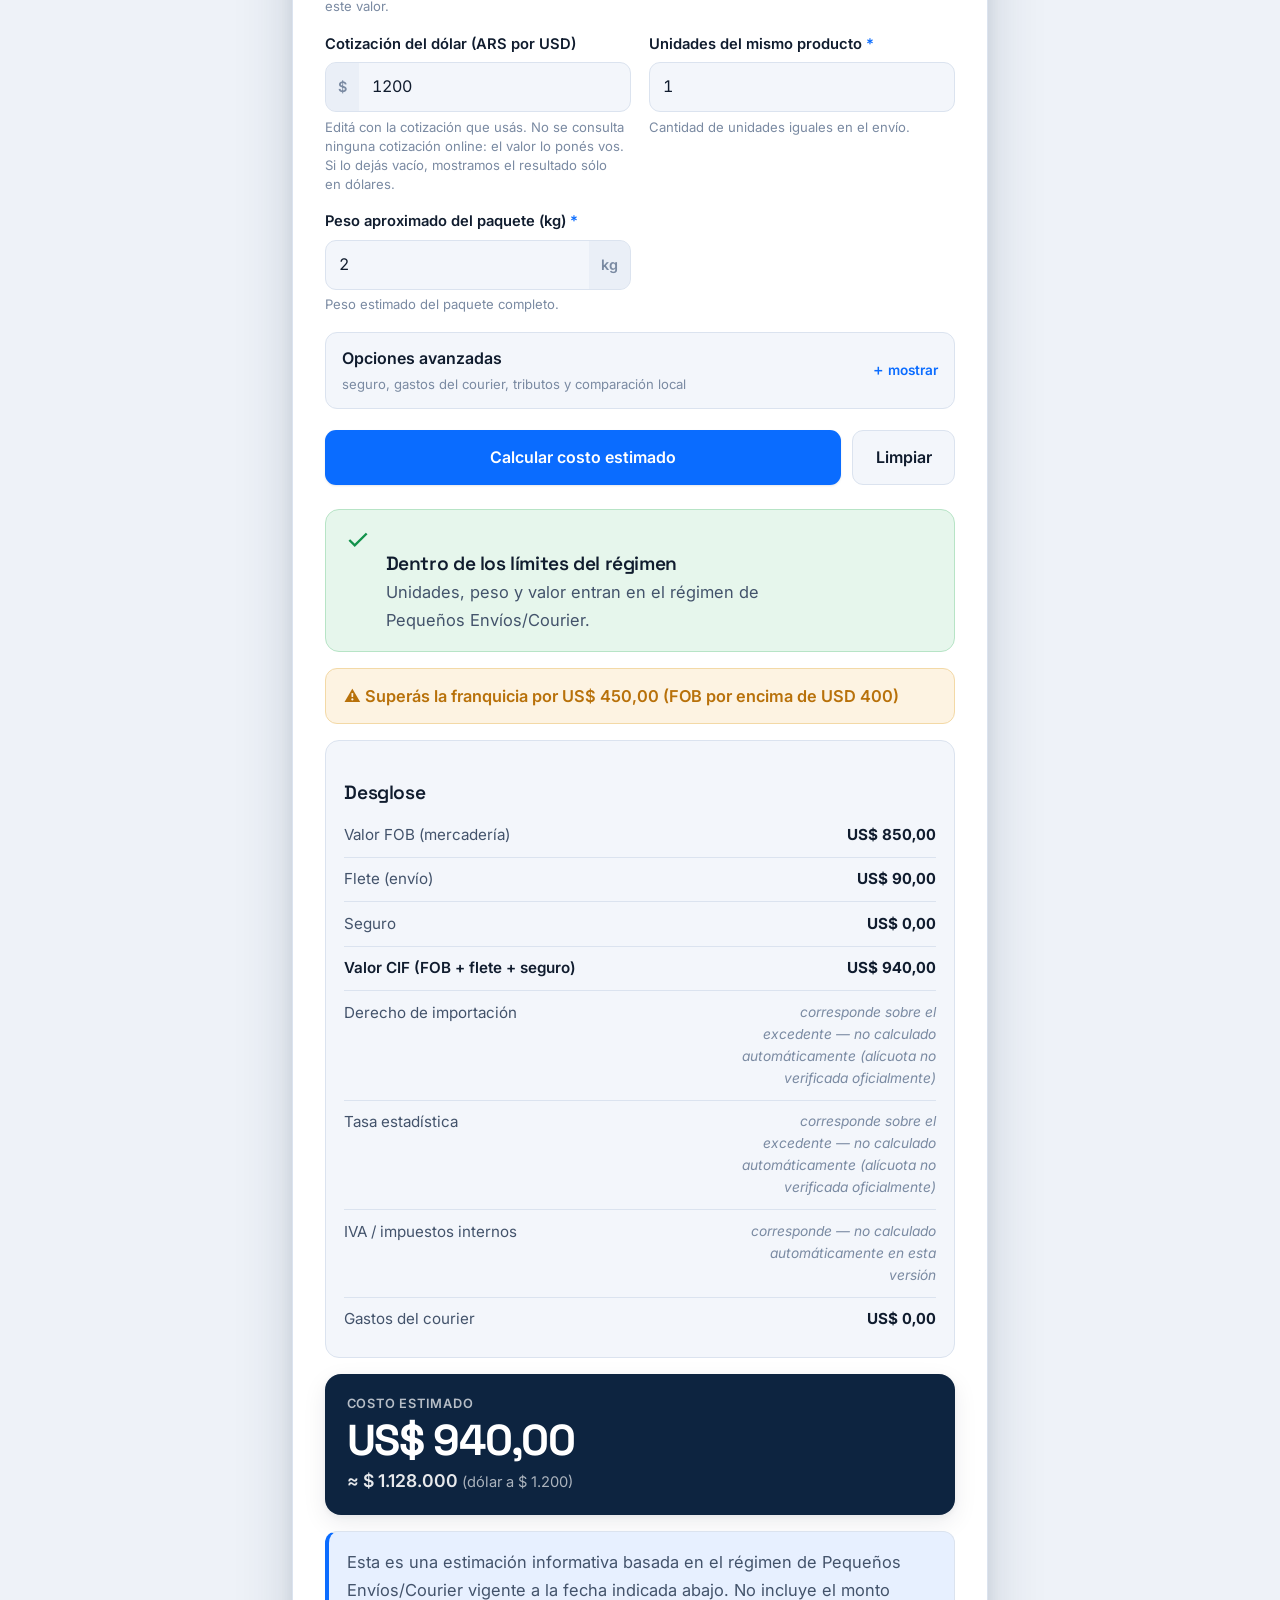
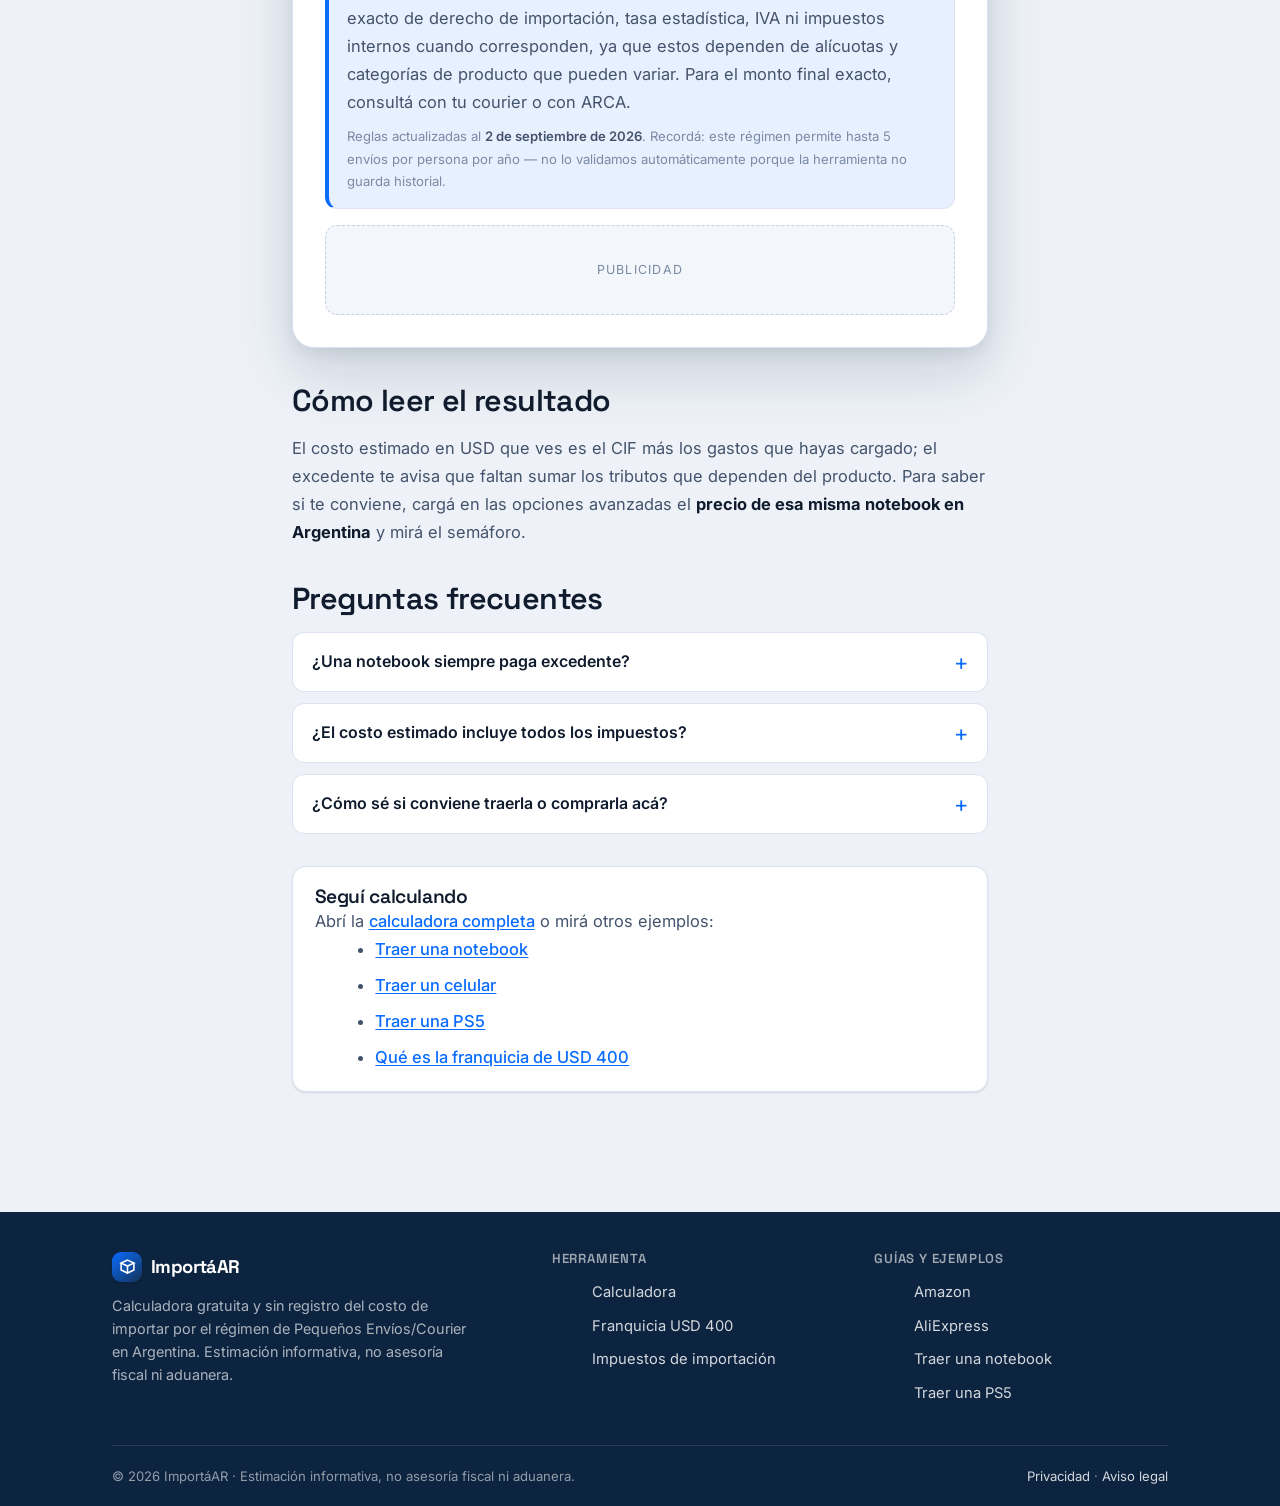
<file: cuanto-cuesta-traer-una-notebook/index.html>
<!doctype html>
<html lang="es-AR">
<head>
  <meta charset="utf-8">
  <meta name="viewport" content="width=device-width, initial-scale=1">
  <title>Cuánto cuesta traer una notebook a Argentina (ejemplo) | ImportáAR</title>
  <meta name="description" content="Ejemplo numérico real de cuánto sale importar una notebook a Argentina por courier, con la calculadora embebida: FOB, flete, franquicia de USD 400 y excedente.">
  <link rel="canonical" href="https://importar.ar/cuanto-cuesta-traer-una-notebook/">
  <meta name="theme-color" content="#0a6cff">
  <meta name="robots" content="index, follow">
  <meta property="og:type" content="article">
  <meta property="og:site_name" content="ImportáAR">
  <meta property="og:locale" content="es_AR">
  <meta property="og:title" content="Cuánto cuesta traer una notebook a Argentina">
  <meta property="og:description" content="Ejemplo numérico real de cuánto sale importar una notebook a Argentina por courier, con la calculadora embebida: FOB, flete, franquicia de USD 400 y excedente.">
  <meta property="og:url" content="https://importar.ar/cuanto-cuesta-traer-una-notebook/">
  <meta property="og:image" content="https://importar.ar/assets/og-default.svg">
  <meta name="twitter:card" content="summary_large_image">
  <link rel="icon" href="/favicon.svg" type="image/svg+xml">
  <link rel="preconnect" href="https://fonts.googleapis.com">
  <link rel="preconnect" href="https://fonts.gstatic.com" crossorigin>
  <link rel="stylesheet" href="https://fonts.googleapis.com/css2?family=Inter:wght@400;500;600;700&family=Space+Grotesk:wght@500;600;700&display=swap">
  <link rel="stylesheet" href="/styles.css?v=20260902">
  <script type="application/ld+json">
  { "@context": "https://schema.org", "@type": "FAQPage", "mainEntity": [{ "@type": "Question", "name": "¿Una notebook siempre paga excedente?", "acceptedAnswer": { "@type": "Answer", "text": "Casi siempre, porque su FOB suele superar los USD 400. Sólo un equipo muy económico (FOB de hasta 400) quedaría dentro de la franquicia." } },{ "@type": "Question", "name": "¿El costo estimado incluye todos los impuestos?", "acceptedAnswer": { "@type": "Answer", "text": "No. Incluye el CIF y los gastos que cargues, y te marca que hay un excedente con tributos no calculados automáticamente. No es una cifra definitiva ni cerrada." } },{ "@type": "Question", "name": "¿Cómo sé si conviene traerla o comprarla acá?", "acceptedAnswer": { "@type": "Answer", "text": "Cargá el precio local de la misma notebook en las opciones avanzadas: la herramienta compara y te muestra 🟢 conviene, 🟡 similar o 🔴 no conviene." } }] }
  </script>
</head>
<body>
  <a class="skip-link" href="#main">Saltar al contenido</a>
  <header class="site-header">
    <div class="container">
      <a class="brand" href="/"><span class="brand-mark"><svg viewBox="0 0 24 24"><path d="M12 3 21 7.2 12 11.4 3 7.2 12 3Z"/><path d="M3 7.2V17l9 4.2 9-4.2V7.2"/><path d="M12 11.4v10"/></svg></span>ImportáAR</a>
      <nav class="nav-links" aria-label="Navegación principal">
        <a href="/calculadora-importacion-argentina/">Calculadora</a>
        <a href="/que-es-la-franquicia-de-400-dolares/">Franquicia USD 400</a>
        <a href="/impuestos-compras-exterior-argentina/">Impuestos</a>
        <a class="nav-cta" href="/calculadora-importacion-argentina/">Calcular ahora</a>
      </nav>
    </div>
  </header>

  <main id="main">
    <section class="page-hero">
      <div class="container narrow">
        <nav class="breadcrumb" aria-label="Migas"><a href="/">Inicio</a> <span>›</span> <span>Traer una notebook</span></nav>
        <span class="eyebrow">Ejemplo con números</span>
        <h1>Cuánto cuesta traer una notebook a Argentina</h1>
        <p class="sub">Las notebooks casi siempre superan la franquicia de USD 400: veamos qué pasa con un caso típico y probalo con tus propios números.</p>
      </div>
    </section>

    <section style="padding-top:0">
      <div class="container narrow article">
        <p class="lead">Una notebook es el caso donde más se nota la franquicia: casi cualquier modelo decente tiene un FOB por encima de los USD 400, así que aparece un excedente. Tomemos un ejemplo y sigámoslo línea por línea.</p>

        <h2>El caso de ejemplo</h2>
        <p>Una notebook de <strong>USD 850</strong> (FOB), con <strong>USD 90</strong> de envío, 1 unidad, ~2 kg, y una cotización de referencia de <strong>$1.200</strong> por dólar.</p>
        <table class="example-table">
          <thead><tr><th>Dato</th><th>Valor</th></tr></thead>
          <tbody>
            <tr><td>Valor FOB (producto)</td><td>USD 850</td></tr>
            <tr><td>Flete (envío)</td><td>USD 90</td></tr>
            <tr><td>Valor CIF (FOB + flete + seguro)</td><td>USD 940</td></tr>
            <tr><td>Excedente sobre la franquicia (850 − 400)</td><td>USD 450</td></tr>
          </tbody>
        </table>
        <p>Como el FOB (850) supera los USD 400, la notebook queda <strong>fuera de la franquicia</strong> y hay un excedente de <strong>USD 450</strong>. Sobre ese excedente corresponden derecho de importación, tasa estadística e IVA según la categoría — montos que <strong>no calculamos automáticamente</strong> porque sus alícuotas dependen del producto y pueden variar.</p>
        <blockquote>Los montos de derecho de importación, tasa estadística, IVA e impuestos internos dependen de la categoría del producto y pueden variar: esta guía no los inventa. Para el monto final exacto, consultá con tu courier o con ARCA.</blockquote>
        <h2>Probalo (ya está cargado el ejemplo)</h2>
        <p>Cambiá los valores por los de la notebook que estás mirando. Si tu courier te pasó la alícuota de tributos, cargala en las opciones avanzadas para ver el monto estimado del excedente.</p>
        <div class="embed-tool">
        <div class="tool-card">
          <div class="tool-head"><h2>Probalo con tus números</h2><p>Ejemplo cargado: notebook de USD 850 + USD 90 de envío. Editá lo que quieras.</p></div>
          <div data-calc data-prefill="notebook"></div>
          <noscript><p class="noscript-msg">La calculadora necesita JavaScript activado.</p></noscript>
        </div>
      </div>
        <h2>Cómo leer el resultado</h2>
        <p>El costo estimado en USD que ves es el CIF más los gastos que hayas cargado; el excedente te avisa que faltan sumar los tributos que dependen del producto. Para saber si te conviene, cargá en las opciones avanzadas el <strong>precio de esa misma notebook en Argentina</strong> y mirá el semáforo.</p>
        <h2>Preguntas frecuentes</h2>
        <div class="faq">
        <details><summary>¿Una notebook siempre paga excedente?</summary><div><p>Casi siempre, porque su FOB suele superar los USD 400. Sólo un equipo muy económico (FOB de hasta 400) quedaría dentro de la franquicia.</p></div></details>
        <details><summary>¿El costo estimado incluye todos los impuestos?</summary><div><p>No. Incluye el CIF y los gastos que cargues, y te marca que hay un excedente con tributos no calculados automáticamente. No es una cifra definitiva ni cerrada.</p></div></details>
        <details><summary>¿Cómo sé si conviene traerla o comprarla acá?</summary><div><p>Cargá el precio local de la misma notebook en las opciones avanzadas: la herramienta compara y te muestra 🟢 conviene, 🟡 similar o 🔴 no conviene.</p></div></details>
        </div>
        <div class="callout" style="margin-top:2rem">
          <h3>Seguí calculando</h3>
          <p>Abrí la <a href="/calculadora-importacion-argentina/">calculadora completa</a> o mirá otros ejemplos:</p>
          <ul>
            <li><a href="/cuanto-cuesta-traer-una-notebook/">Traer una notebook</a></li>
            <li><a href="/cuanto-cuesta-traer-un-celular/">Traer un celular</a></li>
            <li><a href="/cuanto-cuesta-traer-una-ps5/">Traer una PS5</a></li>
            <li><a href="/que-es-la-franquicia-de-400-dolares/">Qué es la franquicia de USD 400</a></li>
          </ul>
        </div>
      </div>
    </section>
  </main>

  <footer class="site-footer">
    <div class="container">
      <div class="footer-grid">
        <div class="footer-brand">
          <a class="brand" href="/"><span class="brand-mark"><svg viewBox="0 0 24 24"><path d="M12 3 21 7.2 12 11.4 3 7.2 12 3Z"/><path d="M3 7.2V17l9 4.2 9-4.2V7.2"/><path d="M12 11.4v10"/></svg></span>ImportáAR</a>
          <p>Calculadora gratuita y sin registro del costo de importar por el régimen de Pequeños Envíos/Courier en Argentina. Estimación informativa, no asesoría fiscal ni aduanera.</p>
        </div>
        <div class="footer-col"><h4>Herramienta</h4><ul><li><a href="/calculadora-importacion-argentina/">Calculadora</a></li><li><a href="/que-es-la-franquicia-de-400-dolares/">Franquicia USD 400</a></li><li><a href="/impuestos-compras-exterior-argentina/">Impuestos de importación</a></li></ul></div>
        <div class="footer-col"><h4>Guías y ejemplos</h4><ul><li><a href="/comprar-en-amazon-y-traer-a-argentina/">Amazon</a></li><li><a href="/comprar-en-aliexpress-y-traer-a-argentina/">AliExpress</a></li><li><a href="/cuanto-cuesta-traer-una-notebook/">Traer una notebook</a></li><li><a href="/cuanto-cuesta-traer-una-ps5/">Traer una PS5</a></li></ul></div>
      </div>
      <div class="footer-bottom">
        <span>© <span data-anio>2026</span> ImportáAR · Estimación informativa, no asesoría fiscal ni aduanera.</span>
        <span><a href="/privacidad/">Privacidad</a> · <a href="/aviso-legal/">Aviso legal</a></span>
      </div>
    </div>
  </footer>

  <script defer src="/js/calculo.js?v=20260902"></script>
  <script defer src="/js/datos.js?v=20260902"></script>
  <script defer src="/js/ui.js?v=20260902"></script>
</body>
</html>
</file>
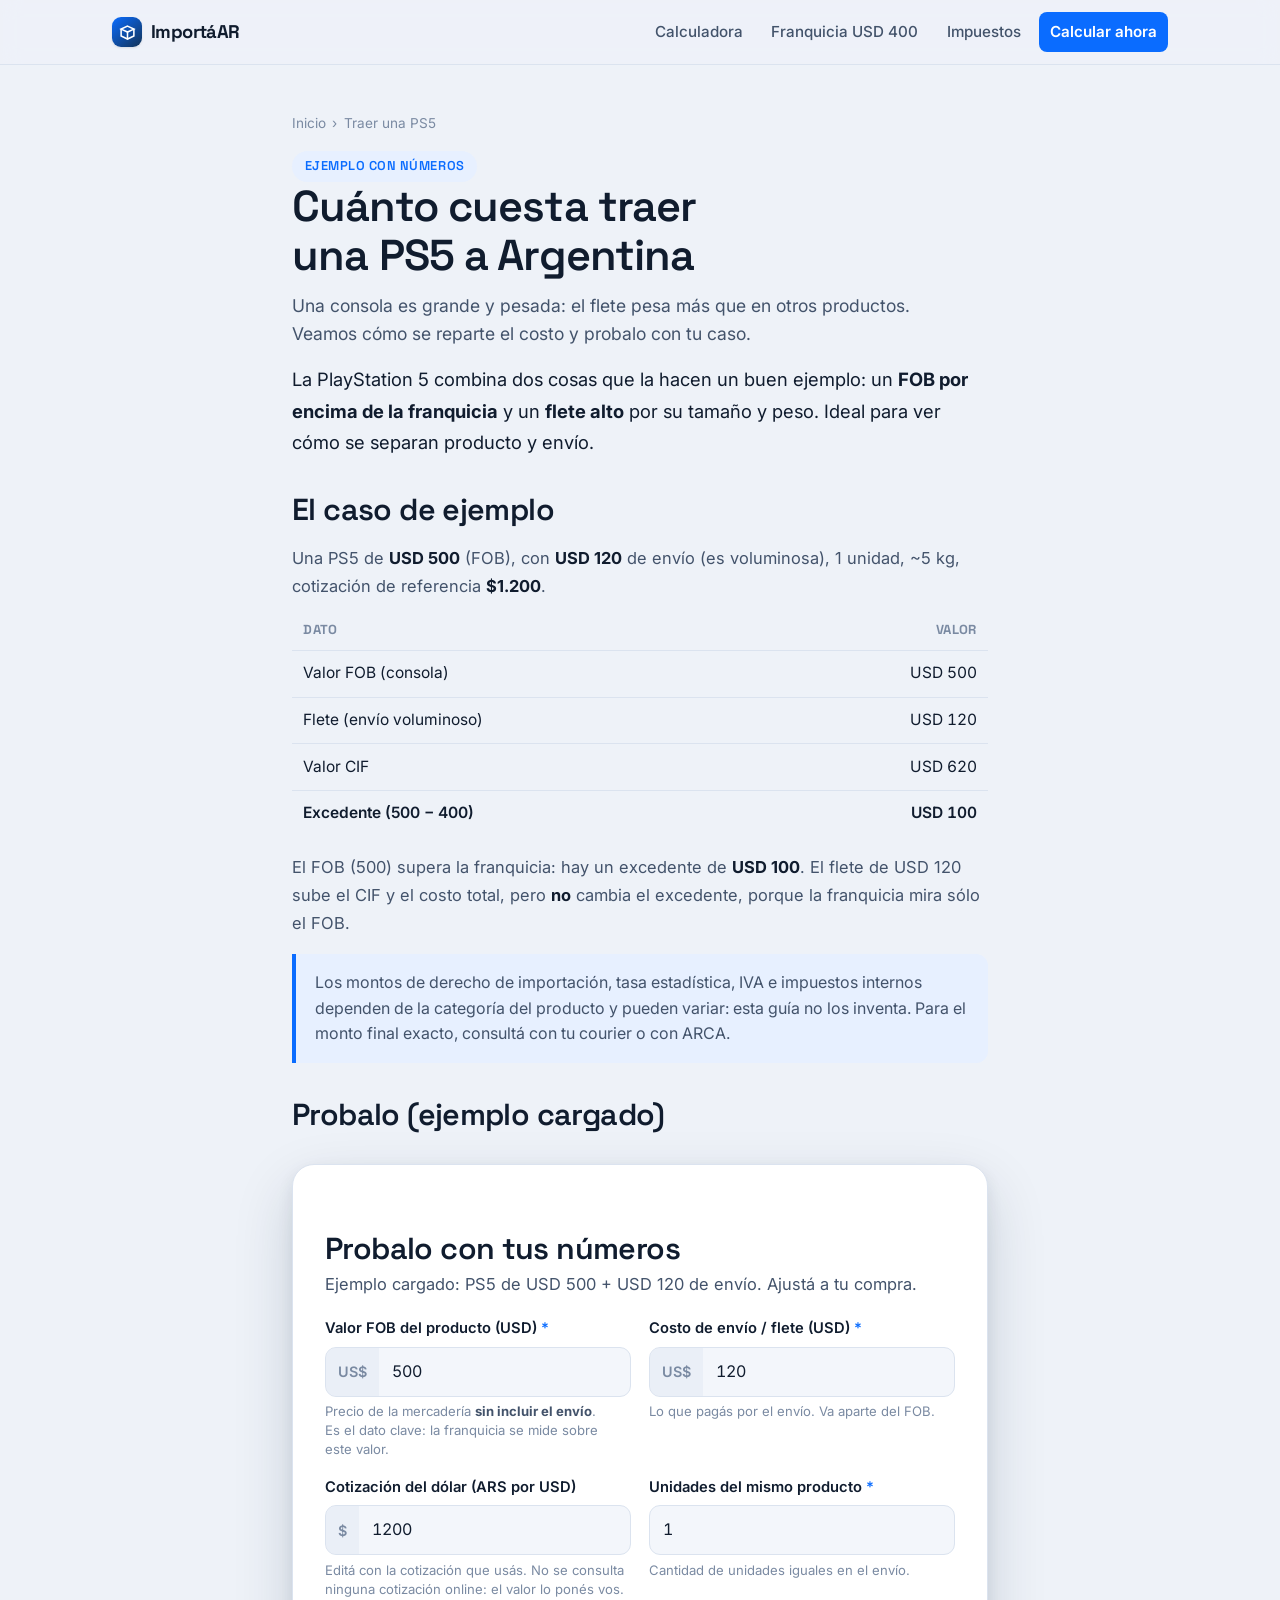
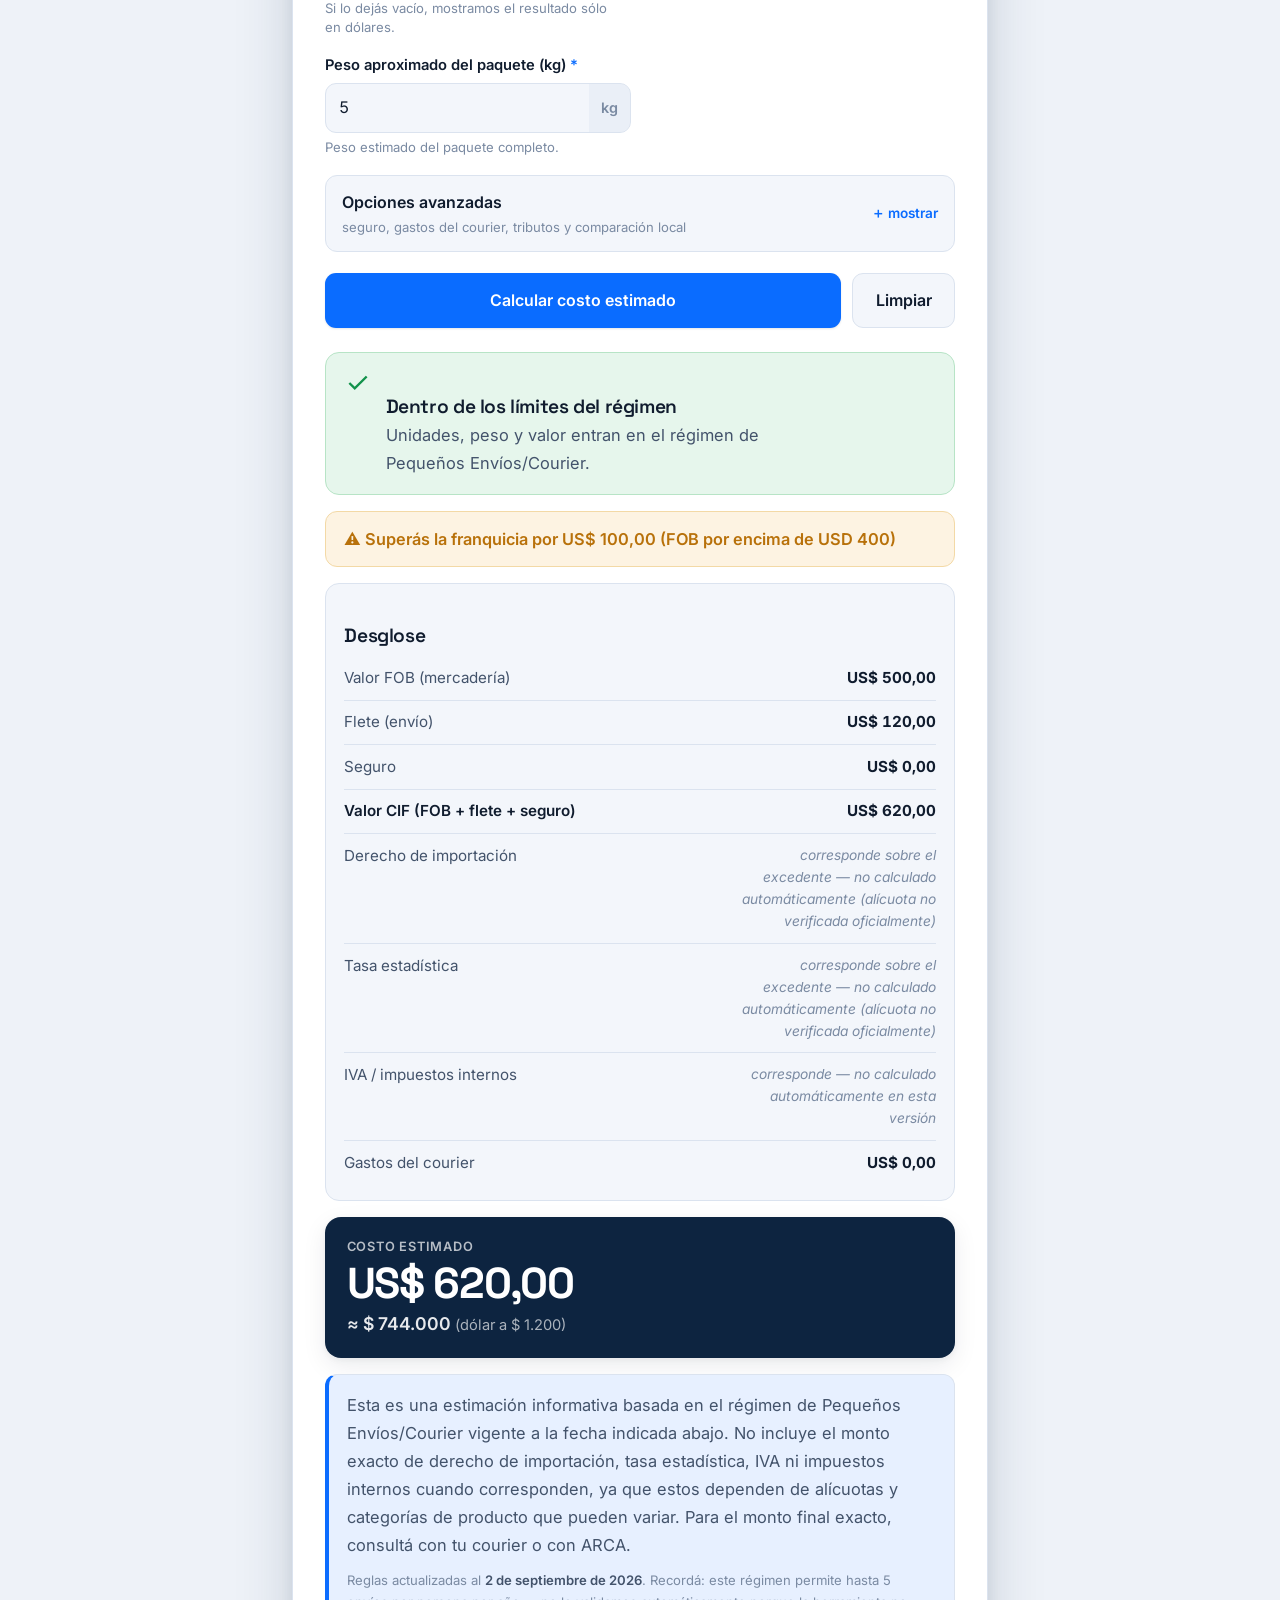
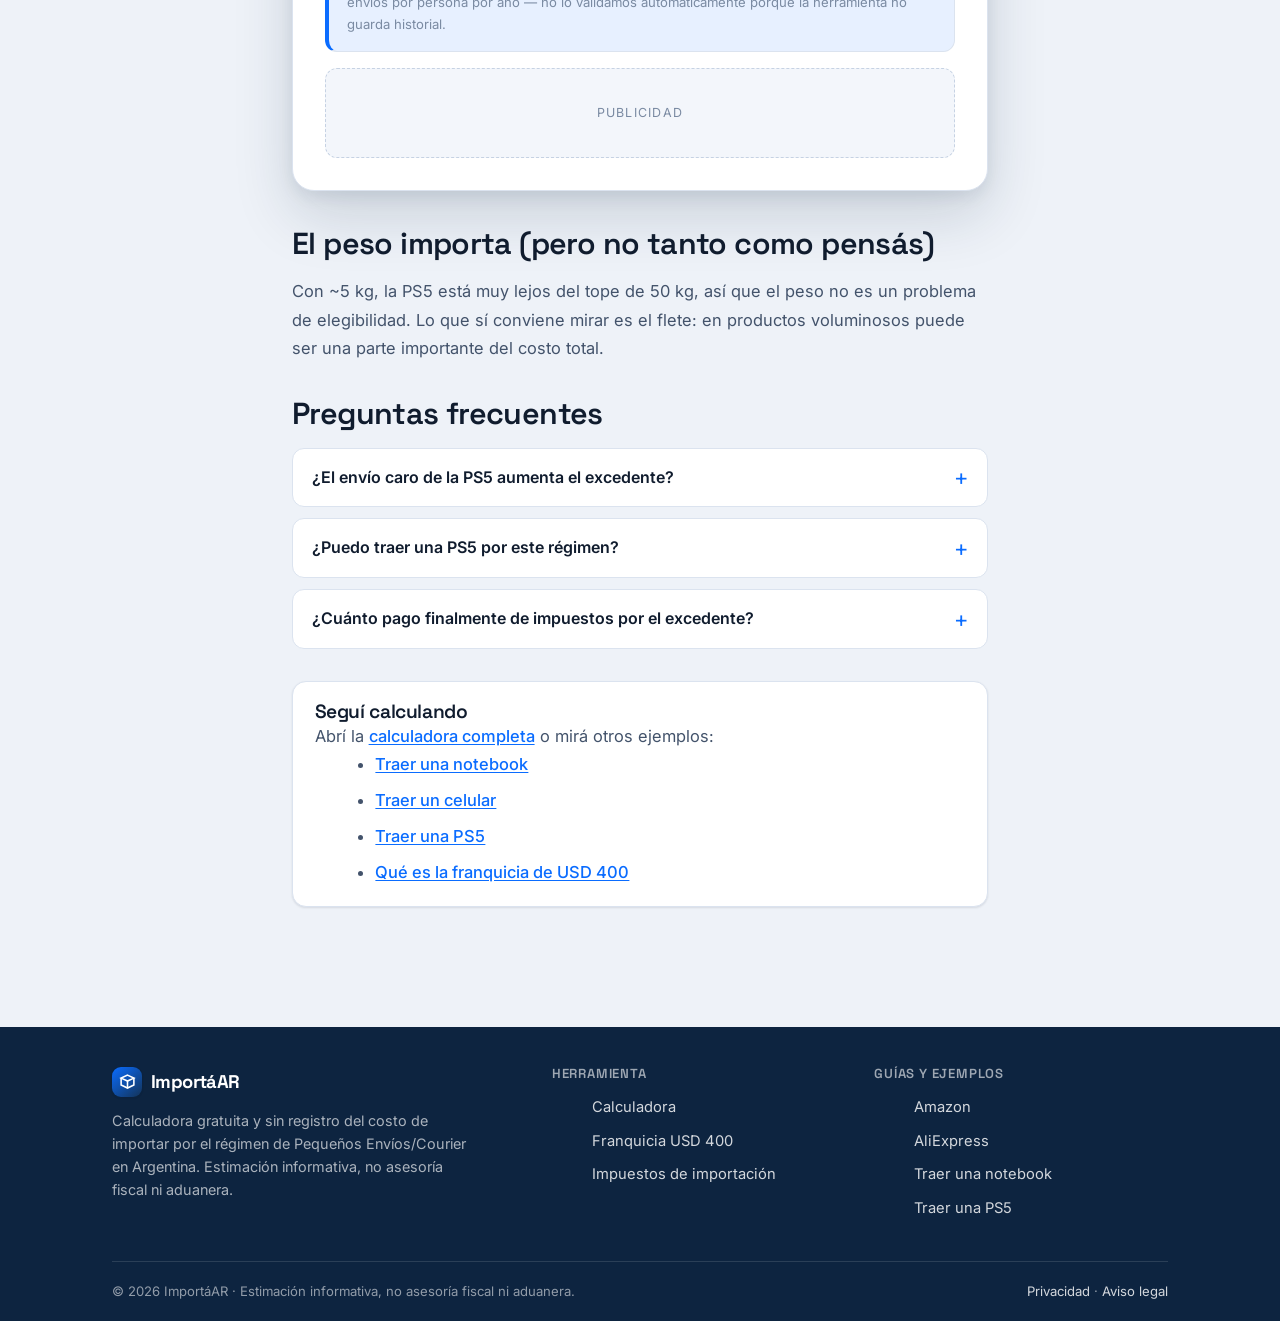
<file: cuanto-cuesta-traer-una-ps5/index.html>
<!doctype html>
<html lang="es-AR">
<head>
  <meta charset="utf-8">
  <meta name="viewport" content="width=device-width, initial-scale=1">
  <title>Cuánto cuesta traer una PS5 a Argentina (ejemplo) | ImportáAR</title>
  <meta name="description" content="Ejemplo numérico de cuánto sale importar una PlayStation 5 a Argentina por courier, con la calculadora embebida: FOB, flete por ser voluminosa y excedente.">
  <link rel="canonical" href="https://importar.ar/cuanto-cuesta-traer-una-ps5/">
  <meta name="theme-color" content="#0a6cff">
  <meta name="robots" content="index, follow">
  <meta property="og:type" content="article">
  <meta property="og:site_name" content="ImportáAR">
  <meta property="og:locale" content="es_AR">
  <meta property="og:title" content="Cuánto cuesta traer una PS5 a Argentina">
  <meta property="og:description" content="Ejemplo numérico de cuánto sale importar una PlayStation 5 a Argentina por courier, con la calculadora embebida: FOB, flete por ser voluminosa y excedente.">
  <meta property="og:url" content="https://importar.ar/cuanto-cuesta-traer-una-ps5/">
  <meta property="og:image" content="https://importar.ar/assets/og-default.svg">
  <meta name="twitter:card" content="summary_large_image">
  <link rel="icon" href="/favicon.svg" type="image/svg+xml">
  <link rel="preconnect" href="https://fonts.googleapis.com">
  <link rel="preconnect" href="https://fonts.gstatic.com" crossorigin>
  <link rel="stylesheet" href="https://fonts.googleapis.com/css2?family=Inter:wght@400;500;600;700&family=Space+Grotesk:wght@500;600;700&display=swap">
  <link rel="stylesheet" href="/styles.css?v=20260902">
  <script type="application/ld+json">
  { "@context": "https://schema.org", "@type": "FAQPage", "mainEntity": [{ "@type": "Question", "name": "¿El envío caro de la PS5 aumenta el excedente?", "acceptedAnswer": { "@type": "Answer", "text": "No. El excedente es FOB − 400, y el flete no forma parte del FOB. El envío sube el costo total y el CIF, pero no el excedente ni la base de la franquicia." } },{ "@type": "Question", "name": "¿Puedo traer una PS5 por este régimen?", "acceptedAnswer": { "@type": "Answer", "text": "Sí, si el FOB no supera los USD 3.000 y respetás los demás límites. Una consola entra cómoda en esos topes." } },{ "@type": "Question", "name": "¿Cuánto pago finalmente de impuestos por el excedente?", "acceptedAnswer": { "@type": "Answer", "text": "Depende de la alícuota que aplique tu courier/aduana, que no calculamos automáticamente. Cargala en opciones avanzadas si la conocés, o consultá con tu courier." } }] }
  </script>
</head>
<body>
  <a class="skip-link" href="#main">Saltar al contenido</a>
  <header class="site-header">
    <div class="container">
      <a class="brand" href="/"><span class="brand-mark"><svg viewBox="0 0 24 24"><path d="M12 3 21 7.2 12 11.4 3 7.2 12 3Z"/><path d="M3 7.2V17l9 4.2 9-4.2V7.2"/><path d="M12 11.4v10"/></svg></span>ImportáAR</a>
      <nav class="nav-links" aria-label="Navegación principal">
        <a href="/calculadora-importacion-argentina/">Calculadora</a>
        <a href="/que-es-la-franquicia-de-400-dolares/">Franquicia USD 400</a>
        <a href="/impuestos-compras-exterior-argentina/">Impuestos</a>
        <a class="nav-cta" href="/calculadora-importacion-argentina/">Calcular ahora</a>
      </nav>
    </div>
  </header>

  <main id="main">
    <section class="page-hero">
      <div class="container narrow">
        <nav class="breadcrumb" aria-label="Migas"><a href="/">Inicio</a> <span>›</span> <span>Traer una PS5</span></nav>
        <span class="eyebrow">Ejemplo con números</span>
        <h1>Cuánto cuesta traer una PS5 a Argentina</h1>
        <p class="sub">Una consola es grande y pesada: el flete pesa más que en otros productos. Veamos cómo se reparte el costo y probalo con tu caso.</p>
      </div>
    </section>

    <section style="padding-top:0">
      <div class="container narrow article">
        <p class="lead">La PlayStation 5 combina dos cosas que la hacen un buen ejemplo: un <strong>FOB por encima de la franquicia</strong> y un <strong>flete alto</strong> por su tamaño y peso. Ideal para ver cómo se separan producto y envío.</p>

        <h2>El caso de ejemplo</h2>
        <p>Una PS5 de <strong>USD 500</strong> (FOB), con <strong>USD 120</strong> de envío (es voluminosa), 1 unidad, ~5 kg, cotización de referencia <strong>$1.200</strong>.</p>
        <table class="example-table">
          <thead><tr><th>Dato</th><th>Valor</th></tr></thead>
          <tbody>
            <tr><td>Valor FOB (consola)</td><td>USD 500</td></tr>
            <tr><td>Flete (envío voluminoso)</td><td>USD 120</td></tr>
            <tr><td>Valor CIF</td><td>USD 620</td></tr>
            <tr><td>Excedente (500 − 400)</td><td>USD 100</td></tr>
          </tbody>
        </table>
        <p>El FOB (500) supera la franquicia: hay un excedente de <strong>USD 100</strong>. El flete de USD 120 sube el CIF y el costo total, pero <strong>no</strong> cambia el excedente, porque la franquicia mira sólo el FOB.</p>
        <blockquote>Los montos de derecho de importación, tasa estadística, IVA e impuestos internos dependen de la categoría del producto y pueden variar: esta guía no los inventa. Para el monto final exacto, consultá con tu courier o con ARCA.</blockquote>
        <h2>Probalo (ejemplo cargado)</h2>
        <div class="embed-tool">
        <div class="tool-card">
          <div class="tool-head"><h2>Probalo con tus números</h2><p>Ejemplo cargado: PS5 de USD 500 + USD 120 de envío. Ajustá a tu compra.</p></div>
          <div data-calc data-prefill="ps5"></div>
          <noscript><p class="noscript-msg">La calculadora necesita JavaScript activado.</p></noscript>
        </div>
      </div>
        <h2>El peso importa (pero no tanto como pensás)</h2>
        <p>Con ~5 kg, la PS5 está muy lejos del tope de <span data-const="TOPE_PESO_KG">50</span> kg, así que el peso no es un problema de elegibilidad. Lo que sí conviene mirar es el flete: en productos voluminosos puede ser una parte importante del costo total.</p>
        <h2>Preguntas frecuentes</h2>
        <div class="faq">
        <details><summary>¿El envío caro de la PS5 aumenta el excedente?</summary><div><p>No. El excedente es FOB − 400, y el flete no forma parte del FOB. El envío sube el costo total y el CIF, pero no el excedente ni la base de la franquicia.</p></div></details>
        <details><summary>¿Puedo traer una PS5 por este régimen?</summary><div><p>Sí, si el FOB no supera los USD 3.000 y respetás los demás límites. Una consola entra cómoda en esos topes.</p></div></details>
        <details><summary>¿Cuánto pago finalmente de impuestos por el excedente?</summary><div><p>Depende de la alícuota que aplique tu courier/aduana, que no calculamos automáticamente. Cargala en opciones avanzadas si la conocés, o consultá con tu courier.</p></div></details>
        </div>
        <div class="callout" style="margin-top:2rem">
          <h3>Seguí calculando</h3>
          <p>Abrí la <a href="/calculadora-importacion-argentina/">calculadora completa</a> o mirá otros ejemplos:</p>
          <ul>
            <li><a href="/cuanto-cuesta-traer-una-notebook/">Traer una notebook</a></li>
            <li><a href="/cuanto-cuesta-traer-un-celular/">Traer un celular</a></li>
            <li><a href="/cuanto-cuesta-traer-una-ps5/">Traer una PS5</a></li>
            <li><a href="/que-es-la-franquicia-de-400-dolares/">Qué es la franquicia de USD 400</a></li>
          </ul>
        </div>
      </div>
    </section>
  </main>

  <footer class="site-footer">
    <div class="container">
      <div class="footer-grid">
        <div class="footer-brand">
          <a class="brand" href="/"><span class="brand-mark"><svg viewBox="0 0 24 24"><path d="M12 3 21 7.2 12 11.4 3 7.2 12 3Z"/><path d="M3 7.2V17l9 4.2 9-4.2V7.2"/><path d="M12 11.4v10"/></svg></span>ImportáAR</a>
          <p>Calculadora gratuita y sin registro del costo de importar por el régimen de Pequeños Envíos/Courier en Argentina. Estimación informativa, no asesoría fiscal ni aduanera.</p>
        </div>
        <div class="footer-col"><h4>Herramienta</h4><ul><li><a href="/calculadora-importacion-argentina/">Calculadora</a></li><li><a href="/que-es-la-franquicia-de-400-dolares/">Franquicia USD 400</a></li><li><a href="/impuestos-compras-exterior-argentina/">Impuestos de importación</a></li></ul></div>
        <div class="footer-col"><h4>Guías y ejemplos</h4><ul><li><a href="/comprar-en-amazon-y-traer-a-argentina/">Amazon</a></li><li><a href="/comprar-en-aliexpress-y-traer-a-argentina/">AliExpress</a></li><li><a href="/cuanto-cuesta-traer-una-notebook/">Traer una notebook</a></li><li><a href="/cuanto-cuesta-traer-una-ps5/">Traer una PS5</a></li></ul></div>
      </div>
      <div class="footer-bottom">
        <span>© <span data-anio>2026</span> ImportáAR · Estimación informativa, no asesoría fiscal ni aduanera.</span>
        <span><a href="/privacidad/">Privacidad</a> · <a href="/aviso-legal/">Aviso legal</a></span>
      </div>
    </div>
  </footer>

  <script defer src="/js/calculo.js?v=20260902"></script>
  <script defer src="/js/datos.js?v=20260902"></script>
  <script defer src="/js/ui.js?v=20260902"></script>
</body>
</html>
</file>
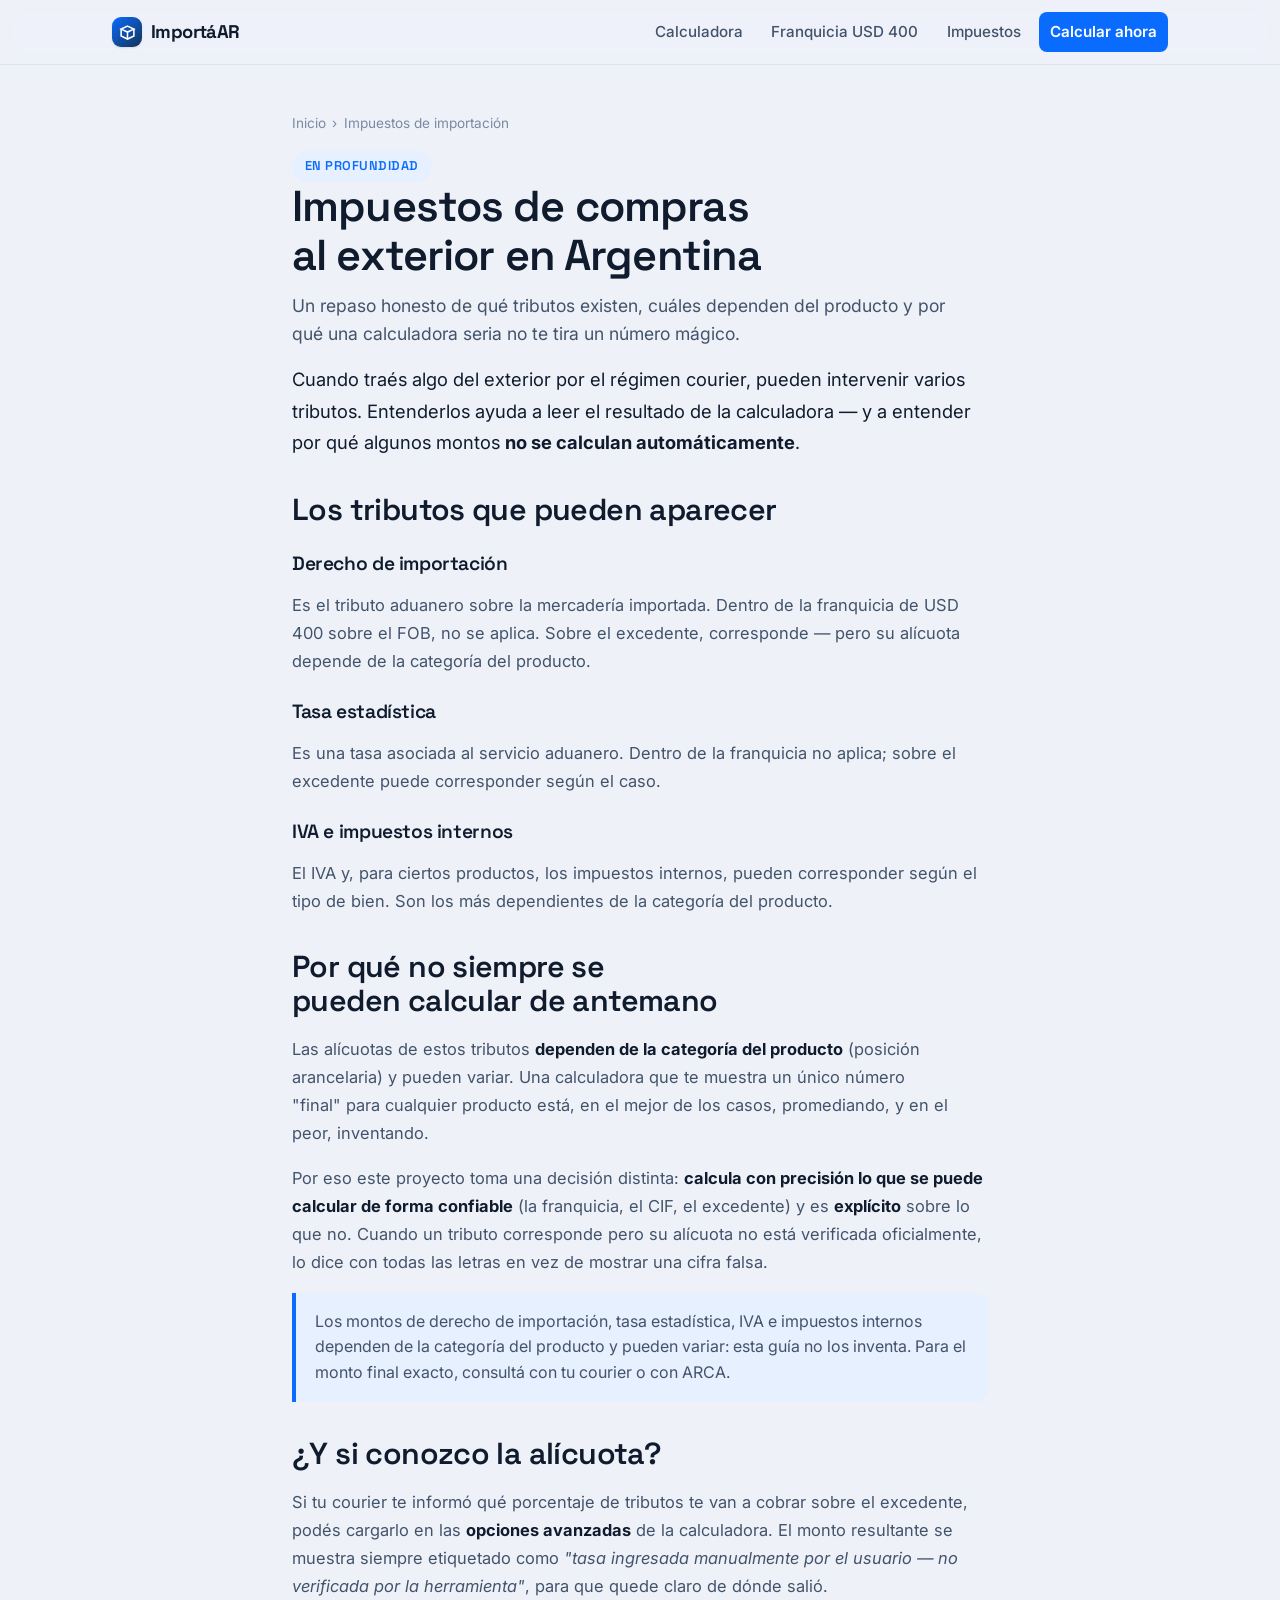
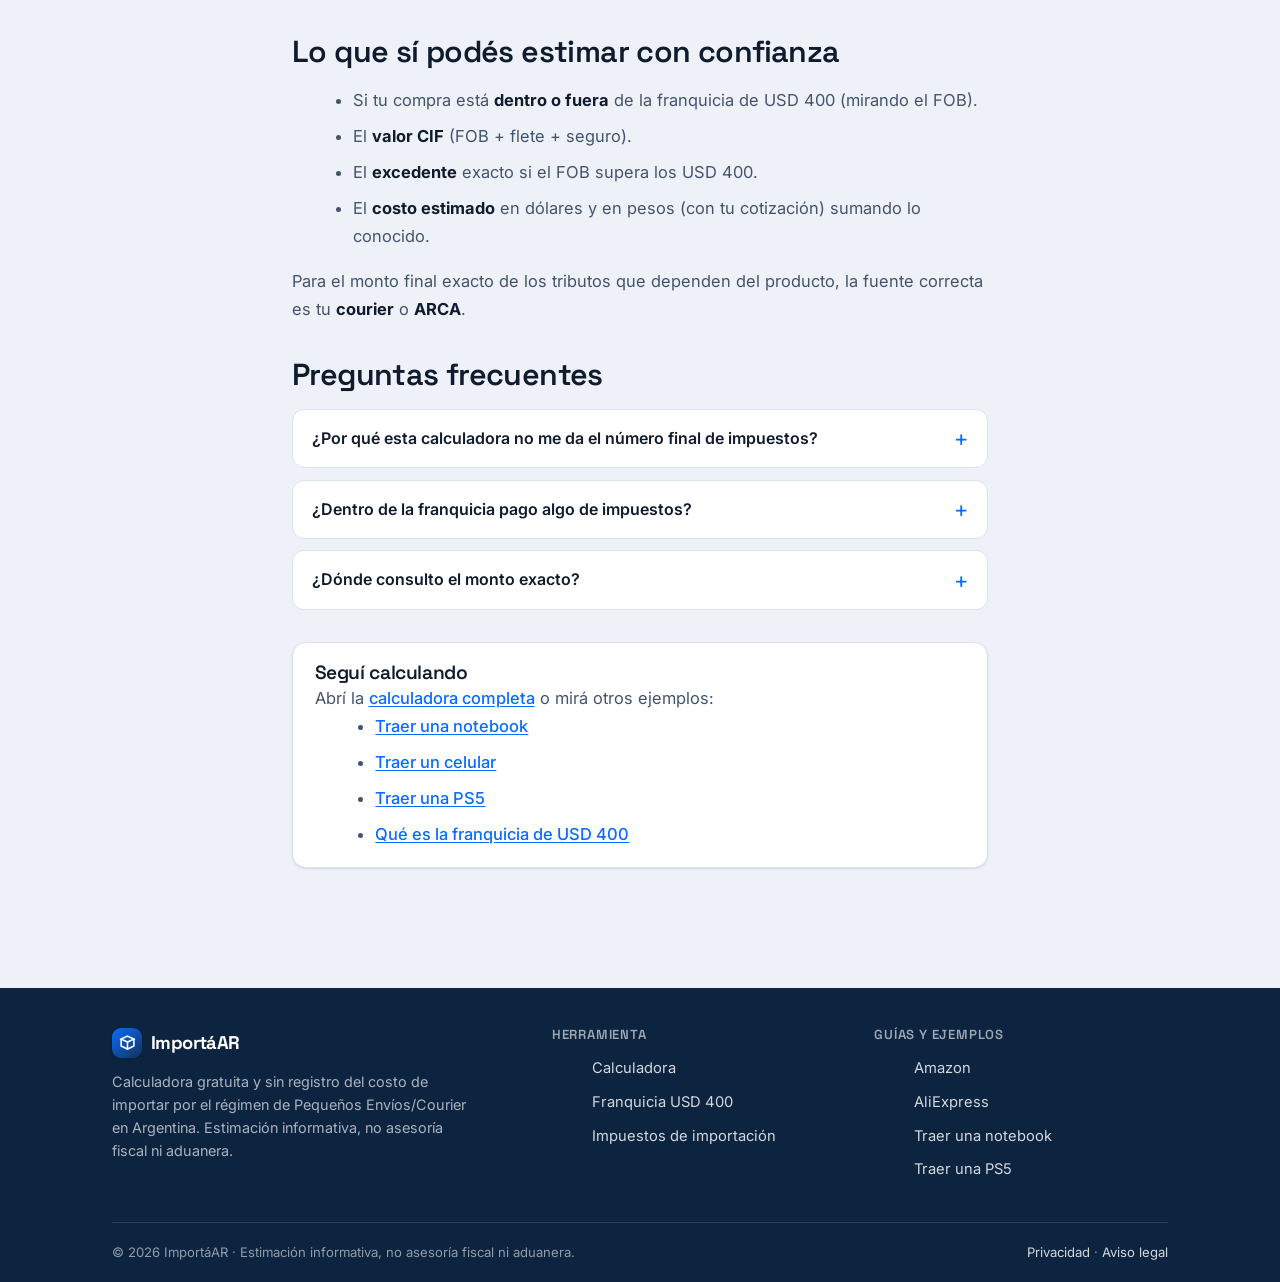
<file: impuestos-compras-exterior-argentina/index.html>
<!doctype html>
<html lang="es-AR">
<head>
  <meta charset="utf-8">
  <meta name="viewport" content="width=device-width, initial-scale=1">
  <title>Impuestos de compras al exterior en Argentina, explicado | ImportáAR</title>
  <meta name="description" content="Qué tributos pueden aplicar al importar por courier a Argentina: derecho de importación, tasa estadística, IVA e impuestos internos, y por qué no siempre se calculan de antemano.">
  <link rel="canonical" href="https://importar.ar/impuestos-compras-exterior-argentina/">
  <meta name="theme-color" content="#0a6cff">
  <meta name="robots" content="index, follow">
  <meta property="og:type" content="article">
  <meta property="og:site_name" content="ImportáAR">
  <meta property="og:locale" content="es_AR">
  <meta property="og:title" content="Impuestos de compras al exterior en Argentina">
  <meta property="og:description" content="Qué tributos pueden aplicar al importar por courier a Argentina: derecho de importación, tasa estadística, IVA e impuestos internos, y por qué no siempre se calculan de antemano.">
  <meta property="og:url" content="https://importar.ar/impuestos-compras-exterior-argentina/">
  <meta property="og:image" content="https://importar.ar/assets/og-default.svg">
  <meta name="twitter:card" content="summary_large_image">
  <link rel="icon" href="/favicon.svg" type="image/svg+xml">
  <link rel="preconnect" href="https://fonts.googleapis.com">
  <link rel="preconnect" href="https://fonts.gstatic.com" crossorigin>
  <link rel="stylesheet" href="https://fonts.googleapis.com/css2?family=Inter:wght@400;500;600;700&family=Space+Grotesk:wght@500;600;700&display=swap">
  <link rel="stylesheet" href="/styles.css?v=20260902">
  <script type="application/ld+json">
  { "@context": "https://schema.org", "@type": "FAQPage", "mainEntity": [{ "@type": "Question", "name": "¿Por qué esta calculadora no me da el número final de impuestos?", "acceptedAnswer": { "@type": "Answer", "text": "Porque las alícuotas de derecho de importación, tasa estadística e IVA dependen de la categoría del producto y pueden variar. Preferimos decir qué no se calcula antes que inventar un número." } },{ "@type": "Question", "name": "¿Dentro de la franquicia pago algo de impuestos?", "acceptedAnswer": { "@type": "Answer", "text": "El derecho de importación y la tasa estadística no aplican dentro de la franquicia. El IVA e impuestos internos pueden corresponder según el producto; por eso lo marcamos como 'no calculado automáticamente' en vez de ponerlo en cero de forma tajante." } },{ "@type": "Question", "name": "¿Dónde consulto el monto exacto?", "acceptedAnswer": { "@type": "Answer", "text": "Con tu courier, que suele informarte los cargos antes de liberar el envío, o con ARCA." } }] }
  </script>
</head>
<body>
  <a class="skip-link" href="#main">Saltar al contenido</a>
  <header class="site-header">
    <div class="container">
      <a class="brand" href="/"><span class="brand-mark"><svg viewBox="0 0 24 24"><path d="M12 3 21 7.2 12 11.4 3 7.2 12 3Z"/><path d="M3 7.2V17l9 4.2 9-4.2V7.2"/><path d="M12 11.4v10"/></svg></span>ImportáAR</a>
      <nav class="nav-links" aria-label="Navegación principal">
        <a href="/calculadora-importacion-argentina/">Calculadora</a>
        <a href="/que-es-la-franquicia-de-400-dolares/">Franquicia USD 400</a>
        <a href="/impuestos-compras-exterior-argentina/">Impuestos</a>
        <a class="nav-cta" href="/calculadora-importacion-argentina/">Calcular ahora</a>
      </nav>
    </div>
  </header>

  <main id="main">
    <section class="page-hero">
      <div class="container narrow">
        <nav class="breadcrumb" aria-label="Migas"><a href="/">Inicio</a> <span>›</span> <span>Impuestos de importación</span></nav>
        <span class="eyebrow">En profundidad</span>
        <h1>Impuestos de compras al exterior en Argentina</h1>
        <p class="sub">Un repaso honesto de qué tributos existen, cuáles dependen del producto y por qué una calculadora seria no te tira un número mágico.</p>
      </div>
    </section>

    <section style="padding-top:0">
      <div class="container narrow article">
        <p class="lead">Cuando traés algo del exterior por el régimen courier, pueden intervenir varios tributos. Entenderlos ayuda a leer el resultado de la calculadora — y a entender por qué algunos montos <strong>no se calculan automáticamente</strong>.</p>

        <h2>Los tributos que pueden aparecer</h2>
        <h3>Derecho de importación</h3>
        <p>Es el tributo aduanero sobre la mercadería importada. Dentro de la franquicia de USD 400 sobre el FOB, no se aplica. Sobre el excedente, corresponde — pero su alícuota depende de la categoría del producto.</p>
        <h3>Tasa estadística</h3>
        <p>Es una tasa asociada al servicio aduanero. Dentro de la franquicia no aplica; sobre el excedente puede corresponder según el caso.</p>
        <h3>IVA e impuestos internos</h3>
        <p>El IVA y, para ciertos productos, los impuestos internos, pueden corresponder según el tipo de bien. Son los más dependientes de la categoría del producto.</p>

        <h2>Por qué no siempre se pueden calcular de antemano</h2>
        <p>Las alícuotas de estos tributos <strong>dependen de la categoría del producto</strong> (posición arancelaria) y pueden variar. Una calculadora que te muestra un único número "final" para cualquier producto está, en el mejor de los casos, promediando, y en el peor, inventando.</p>
        <p>Por eso este proyecto toma una decisión distinta: <strong>calcula con precisión lo que se puede calcular de forma confiable</strong> (la franquicia, el CIF, el excedente) y es <strong>explícito</strong> sobre lo que no. Cuando un tributo corresponde pero su alícuota no está verificada oficialmente, lo dice con todas las letras en vez de mostrar una cifra falsa.</p>
        <blockquote>Los montos de derecho de importación, tasa estadística, IVA e impuestos internos dependen de la categoría del producto y pueden variar: esta guía no los inventa. Para el monto final exacto, consultá con tu courier o con ARCA.</blockquote>

        <h2>¿Y si conozco la alícuota?</h2>
        <p>Si tu courier te informó qué porcentaje de tributos te van a cobrar sobre el excedente, podés cargarlo en las <strong>opciones avanzadas</strong> de la calculadora. El monto resultante se muestra siempre etiquetado como <em>"tasa ingresada manualmente por el usuario — no verificada por la herramienta"</em>, para que quede claro de dónde salió.</p>

        <h2>Lo que sí podés estimar con confianza</h2>
        <ul>
          <li>Si tu compra está <strong>dentro o fuera</strong> de la franquicia de USD 400 (mirando el FOB).</li>
          <li>El <strong>valor CIF</strong> (FOB + flete + seguro).</li>
          <li>El <strong>excedente</strong> exacto si el FOB supera los USD 400.</li>
          <li>El <strong>costo estimado</strong> en dólares y en pesos (con tu cotización) sumando lo conocido.</li>
        </ul>
        <p>Para el monto final exacto de los tributos que dependen del producto, la fuente correcta es tu <strong>courier</strong> o <strong>ARCA</strong>.</p>
        <h2>Preguntas frecuentes</h2>
        <div class="faq">
        <details><summary>¿Por qué esta calculadora no me da el número final de impuestos?</summary><div><p>Porque las alícuotas de derecho de importación, tasa estadística e IVA dependen de la categoría del producto y pueden variar. Preferimos decir qué no se calcula antes que inventar un número.</p></div></details>
        <details><summary>¿Dentro de la franquicia pago algo de impuestos?</summary><div><p>El derecho de importación y la tasa estadística no aplican dentro de la franquicia. El IVA e impuestos internos pueden corresponder según el producto; por eso lo marcamos como 'no calculado automáticamente' en vez de ponerlo en cero de forma tajante.</p></div></details>
        <details><summary>¿Dónde consulto el monto exacto?</summary><div><p>Con tu courier, que suele informarte los cargos antes de liberar el envío, o con ARCA.</p></div></details>
        </div>
        <div class="callout" style="margin-top:2rem">
          <h3>Seguí calculando</h3>
          <p>Abrí la <a href="/calculadora-importacion-argentina/">calculadora completa</a> o mirá otros ejemplos:</p>
          <ul>
            <li><a href="/cuanto-cuesta-traer-una-notebook/">Traer una notebook</a></li>
            <li><a href="/cuanto-cuesta-traer-un-celular/">Traer un celular</a></li>
            <li><a href="/cuanto-cuesta-traer-una-ps5/">Traer una PS5</a></li>
            <li><a href="/que-es-la-franquicia-de-400-dolares/">Qué es la franquicia de USD 400</a></li>
          </ul>
        </div>
      </div>
    </section>
  </main>

  <footer class="site-footer">
    <div class="container">
      <div class="footer-grid">
        <div class="footer-brand">
          <a class="brand" href="/"><span class="brand-mark"><svg viewBox="0 0 24 24"><path d="M12 3 21 7.2 12 11.4 3 7.2 12 3Z"/><path d="M3 7.2V17l9 4.2 9-4.2V7.2"/><path d="M12 11.4v10"/></svg></span>ImportáAR</a>
          <p>Calculadora gratuita y sin registro del costo de importar por el régimen de Pequeños Envíos/Courier en Argentina. Estimación informativa, no asesoría fiscal ni aduanera.</p>
        </div>
        <div class="footer-col"><h4>Herramienta</h4><ul><li><a href="/calculadora-importacion-argentina/">Calculadora</a></li><li><a href="/que-es-la-franquicia-de-400-dolares/">Franquicia USD 400</a></li><li><a href="/impuestos-compras-exterior-argentina/">Impuestos de importación</a></li></ul></div>
        <div class="footer-col"><h4>Guías y ejemplos</h4><ul><li><a href="/comprar-en-amazon-y-traer-a-argentina/">Amazon</a></li><li><a href="/comprar-en-aliexpress-y-traer-a-argentina/">AliExpress</a></li><li><a href="/cuanto-cuesta-traer-una-notebook/">Traer una notebook</a></li><li><a href="/cuanto-cuesta-traer-una-ps5/">Traer una PS5</a></li></ul></div>
      </div>
      <div class="footer-bottom">
        <span>© <span data-anio>2026</span> ImportáAR · Estimación informativa, no asesoría fiscal ni aduanera.</span>
        <span><a href="/privacidad/">Privacidad</a> · <a href="/aviso-legal/">Aviso legal</a></span>
      </div>
    </div>
  </footer>

  <script defer src="/js/calculo.js?v=20260902"></script>
  <script defer src="/js/datos.js?v=20260902"></script>
  <script defer src="/js/ui.js?v=20260902"></script>
</body>
</html>
</file>
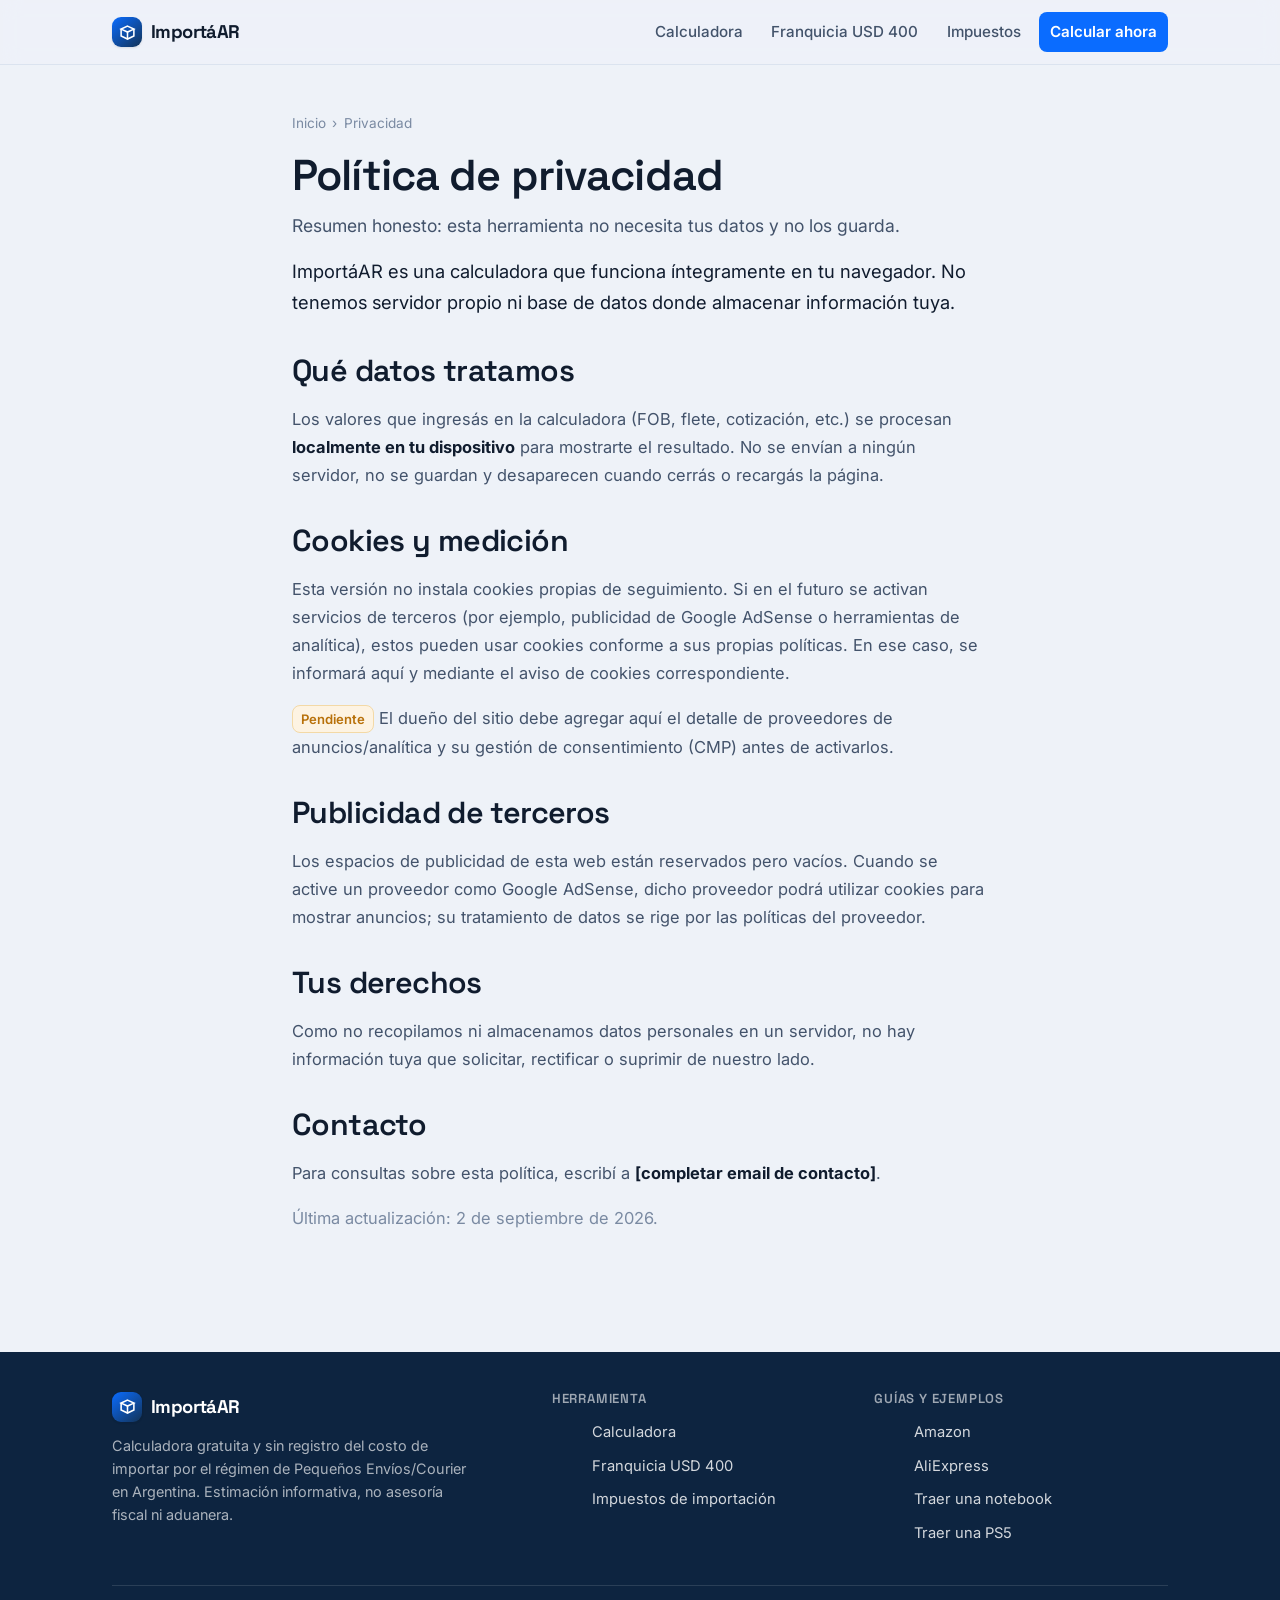
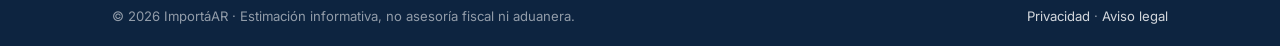
<file: privacidad/index.html>
<!doctype html>
<html lang="es-AR">
<head>
  <meta charset="utf-8">
  <meta name="viewport" content="width=device-width, initial-scale=1">
  <title>Política de privacidad | ImportáAR</title>
  <meta name="description" content="Política de privacidad de ImportáAR. La calculadora funciona 100% en tu navegador: no guardamos tus datos ni los enviamos a ningún servidor.">
  <link rel="canonical" href="https://importar.ar/privacidad/">
  <meta name="theme-color" content="#0a6cff">
  <meta name="robots" content="index, follow">
  <link rel="icon" href="/favicon.svg" type="image/svg+xml">
  <link rel="preconnect" href="https://fonts.googleapis.com">
  <link rel="preconnect" href="https://fonts.gstatic.com" crossorigin>
  <link rel="stylesheet" href="https://fonts.googleapis.com/css2?family=Inter:wght@400;500;600;700&family=Space+Grotesk:wght@500;600;700&display=swap">
  <link rel="stylesheet" href="/styles.css?v=20260902">
</head>
<body>
  <a class="skip-link" href="#main">Saltar al contenido</a>
  <header class="site-header">
    <div class="container">
      <a class="brand" href="/"><span class="brand-mark"><svg viewBox="0 0 24 24"><path d="M12 3 21 7.2 12 11.4 3 7.2 12 3Z"/><path d="M3 7.2V17l9 4.2 9-4.2V7.2"/><path d="M12 11.4v10"/></svg></span>ImportáAR</a>
      <nav class="nav-links" aria-label="Navegación principal">
        <a href="/calculadora-importacion-argentina/">Calculadora</a>
        <a href="/que-es-la-franquicia-de-400-dolares/">Franquicia USD 400</a>
        <a href="/impuestos-compras-exterior-argentina/">Impuestos</a>
        <a class="nav-cta" href="/calculadora-importacion-argentina/">Calcular ahora</a>
      </nav>
    </div>
  </header>

  <main id="main">
    <section class="page-hero">
      <div class="container narrow">
        <nav class="breadcrumb" aria-label="Migas"><a href="/">Inicio</a> <span>›</span> <span>Privacidad</span></nav>
        <h1>Política de privacidad</h1>
        <p class="sub">Resumen honesto: esta herramienta no necesita tus datos y no los guarda.</p>
      </div>
    </section>
    <section style="padding-top:0">
      <div class="container narrow article">
        <p class="lead">ImportáAR es una calculadora que funciona íntegramente en tu navegador. No tenemos servidor propio ni base de datos donde almacenar información tuya.</p>

        <h2>Qué datos tratamos</h2>
        <p>Los valores que ingresás en la calculadora (FOB, flete, cotización, etc.) se procesan <strong>localmente en tu dispositivo</strong> para mostrarte el resultado. No se envían a ningún servidor, no se guardan y desaparecen cuando cerrás o recargás la página.</p>

        <h2>Cookies y medición</h2>
        <!-- TODO (dueño del sitio): completar según las herramientas que uses realmente. -->
        <p>Esta versión no instala cookies propias de seguimiento. Si en el futuro se activan servicios de terceros (por ejemplo, publicidad de Google AdSense o herramientas de analítica), estos pueden usar cookies conforme a sus propias políticas. En ese caso, se informará aquí y mediante el aviso de cookies correspondiente.</p>
        <p><span class="tag-warn">Pendiente</span> El dueño del sitio debe agregar aquí el detalle de proveedores de anuncios/analítica y su gestión de consentimiento (CMP) antes de activarlos.</p>

        <h2>Publicidad de terceros</h2>
        <p>Los espacios de publicidad de esta web están reservados pero vacíos. Cuando se active un proveedor como Google AdSense, dicho proveedor podrá utilizar cookies para mostrar anuncios; su tratamiento de datos se rige por las políticas del proveedor.</p>

        <h2>Tus derechos</h2>
        <p>Como no recopilamos ni almacenamos datos personales en un servidor, no hay información tuya que solicitar, rectificar o suprimir de nuestro lado.</p>

        <h2>Contacto</h2>
        <p><!-- TODO (dueño del sitio): agregar email de contacto -->Para consultas sobre esta política, escribí a <strong>[completar email de contacto]</strong>.</p>

        <p class="res-fecha" style="color:var(--ink-muted)">Última actualización: 2 de septiembre de 2026.</p>
      </div>
    </section>
  </main>

  <footer class="site-footer">
    <div class="container">
      <div class="footer-grid">
        <div class="footer-brand">
          <a class="brand" href="/"><span class="brand-mark"><svg viewBox="0 0 24 24"><path d="M12 3 21 7.2 12 11.4 3 7.2 12 3Z"/><path d="M3 7.2V17l9 4.2 9-4.2V7.2"/><path d="M12 11.4v10"/></svg></span>ImportáAR</a>
          <p>Calculadora gratuita y sin registro del costo de importar por el régimen de Pequeños Envíos/Courier en Argentina. Estimación informativa, no asesoría fiscal ni aduanera.</p>
        </div>
        <div class="footer-col"><h4>Herramienta</h4><ul><li><a href="/calculadora-importacion-argentina/">Calculadora</a></li><li><a href="/que-es-la-franquicia-de-400-dolares/">Franquicia USD 400</a></li><li><a href="/impuestos-compras-exterior-argentina/">Impuestos de importación</a></li></ul></div>
        <div class="footer-col"><h4>Guías y ejemplos</h4><ul><li><a href="/comprar-en-amazon-y-traer-a-argentina/">Amazon</a></li><li><a href="/comprar-en-aliexpress-y-traer-a-argentina/">AliExpress</a></li><li><a href="/cuanto-cuesta-traer-una-notebook/">Traer una notebook</a></li><li><a href="/cuanto-cuesta-traer-una-ps5/">Traer una PS5</a></li></ul></div>
      </div>
      <div class="footer-bottom">
        <span>© <span data-anio>2026</span> ImportáAR · Estimación informativa, no asesoría fiscal ni aduanera.</span>
        <span><a href="/privacidad/">Privacidad</a> · <a href="/aviso-legal/">Aviso legal</a></span>
      </div>
    </div>
  </footer>

  <script defer src="/js/calculo.js?v=20260902"></script>
  <script defer src="/js/datos.js?v=20260902"></script>
  <script defer src="/js/ui.js?v=20260902"></script>
</body>
</html>
</file>
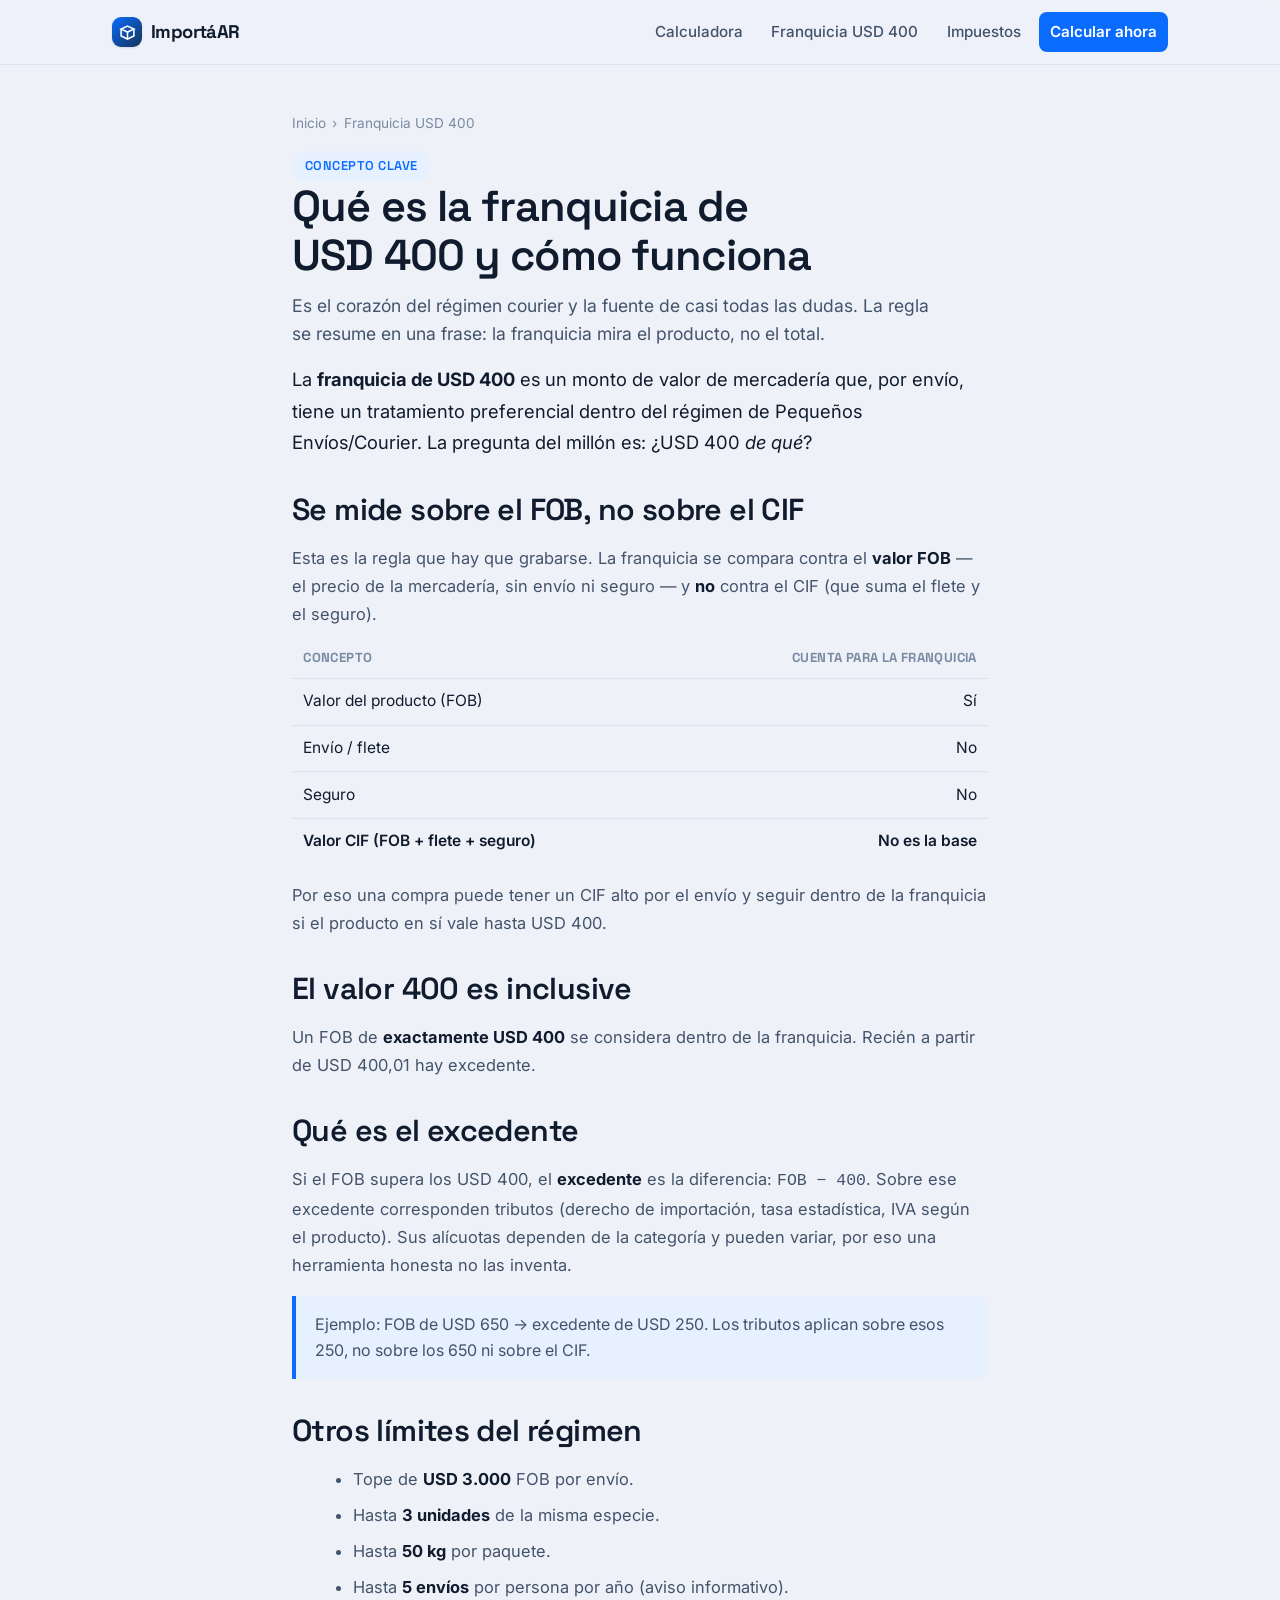
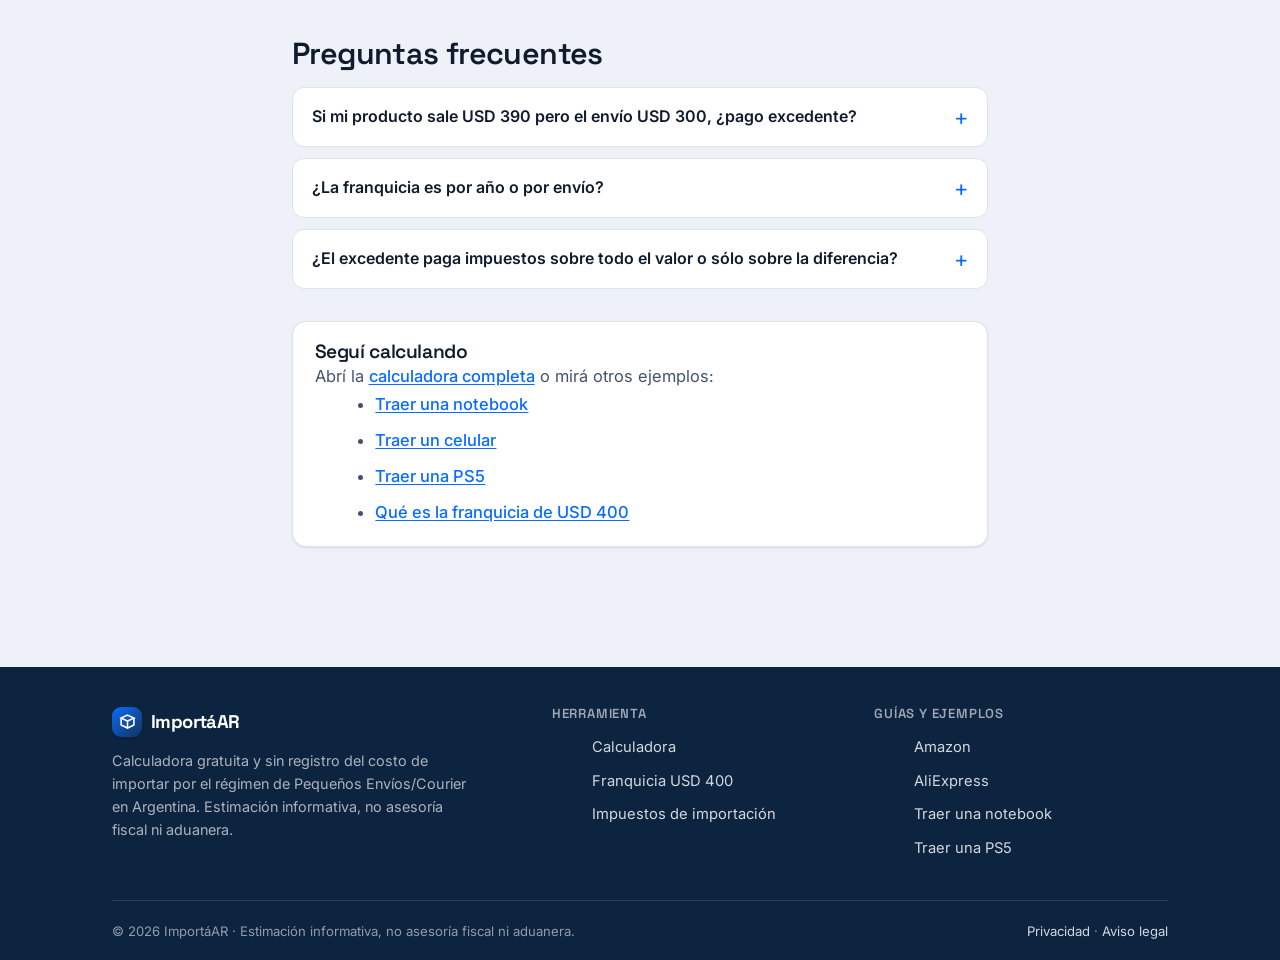
<file: que-es-la-franquicia-de-400-dolares/index.html>
<!doctype html>
<html lang="es-AR">
<head>
  <meta charset="utf-8">
  <meta name="viewport" content="width=device-width, initial-scale=1">
  <title>Qué es la franquicia de USD 400 y cómo funciona | ImportáAR</title>
  <meta name="description" content="Explicación clara de la franquicia de USD 400 del régimen de Pequeños Envíos/Courier: por qué se mide sobre el FOB y no sobre el CIF, y qué pasa con el excedente.">
  <link rel="canonical" href="https://importar.ar/que-es-la-franquicia-de-400-dolares/">
  <meta name="theme-color" content="#0a6cff">
  <meta name="robots" content="index, follow">
  <meta property="og:type" content="article">
  <meta property="og:site_name" content="ImportáAR">
  <meta property="og:locale" content="es_AR">
  <meta property="og:title" content="Qué es la franquicia de USD 400 y cómo funciona">
  <meta property="og:description" content="Explicación clara de la franquicia de USD 400 del régimen de Pequeños Envíos/Courier: por qué se mide sobre el FOB y no sobre el CIF, y qué pasa con el excedente.">
  <meta property="og:url" content="https://importar.ar/que-es-la-franquicia-de-400-dolares/">
  <meta property="og:image" content="https://importar.ar/assets/og-default.svg">
  <meta name="twitter:card" content="summary_large_image">
  <link rel="icon" href="/favicon.svg" type="image/svg+xml">
  <link rel="preconnect" href="https://fonts.googleapis.com">
  <link rel="preconnect" href="https://fonts.gstatic.com" crossorigin>
  <link rel="stylesheet" href="https://fonts.googleapis.com/css2?family=Inter:wght@400;500;600;700&family=Space+Grotesk:wght@500;600;700&display=swap">
  <link rel="stylesheet" href="/styles.css?v=20260902">
  <script type="application/ld+json">
  { "@context": "https://schema.org", "@type": "FAQPage", "mainEntity": [{ "@type": "Question", "name": "Si mi producto sale USD 390 pero el envío USD 300, ¿pago excedente?", "acceptedAnswer": { "@type": "Answer", "text": "No. El FOB es 390, menor a 400, así que estás dentro de la franquicia. El CIF de 690 no cambia eso: la franquicia mira sólo el FOB." } },{ "@type": "Question", "name": "¿La franquicia es por año o por envío?", "acceptedAnswer": { "@type": "Answer", "text": "Por envío. Podés usarla en cada envío, dentro del límite informativo de 5 envíos por persona por año." } },{ "@type": "Question", "name": "¿El excedente paga impuestos sobre todo el valor o sólo sobre la diferencia?", "acceptedAnswer": { "@type": "Answer", "text": "Sólo sobre el excedente (FOB − 400). La herramienta calcula ese excedente pero no inventa la alícuota que se aplica." } }] }
  </script>
</head>
<body>
  <a class="skip-link" href="#main">Saltar al contenido</a>
  <header class="site-header">
    <div class="container">
      <a class="brand" href="/"><span class="brand-mark"><svg viewBox="0 0 24 24"><path d="M12 3 21 7.2 12 11.4 3 7.2 12 3Z"/><path d="M3 7.2V17l9 4.2 9-4.2V7.2"/><path d="M12 11.4v10"/></svg></span>ImportáAR</a>
      <nav class="nav-links" aria-label="Navegación principal">
        <a href="/calculadora-importacion-argentina/">Calculadora</a>
        <a href="/que-es-la-franquicia-de-400-dolares/">Franquicia USD 400</a>
        <a href="/impuestos-compras-exterior-argentina/">Impuestos</a>
        <a class="nav-cta" href="/calculadora-importacion-argentina/">Calcular ahora</a>
      </nav>
    </div>
  </header>

  <main id="main">
    <section class="page-hero">
      <div class="container narrow">
        <nav class="breadcrumb" aria-label="Migas"><a href="/">Inicio</a> <span>›</span> <span>Franquicia USD 400</span></nav>
        <span class="eyebrow">Concepto clave</span>
        <h1>Qué es la franquicia de USD 400 y cómo funciona</h1>
        <p class="sub">Es el corazón del régimen courier y la fuente de casi todas las dudas. La regla se resume en una frase: la franquicia mira el producto, no el total.</p>
      </div>
    </section>

    <section style="padding-top:0">
      <div class="container narrow article">
        <p class="lead">La <strong>franquicia de USD 400</strong> es un monto de valor de mercadería que, por envío, tiene un tratamiento preferencial dentro del régimen de Pequeños Envíos/Courier. La pregunta del millón es: ¿USD 400 <em>de qué</em>?</p>

        <h2>Se mide sobre el FOB, no sobre el CIF</h2>
        <p>Esta es la regla que hay que grabarse. La franquicia se compara contra el <strong>valor FOB</strong> — el precio de la mercadería, sin envío ni seguro — y <strong>no</strong> contra el CIF (que suma el flete y el seguro).</p>
        <table class="example-table">
          <thead><tr><th>Concepto</th><th>Cuenta para la franquicia</th></tr></thead>
          <tbody>
            <tr><td>Valor del producto (FOB)</td><td>Sí</td></tr>
            <tr><td>Envío / flete</td><td>No</td></tr>
            <tr><td>Seguro</td><td>No</td></tr>
            <tr><td>Valor CIF (FOB + flete + seguro)</td><td>No es la base</td></tr>
          </tbody>
        </table>
        <p>Por eso una compra puede tener un CIF alto por el envío y seguir dentro de la franquicia si el producto en sí vale hasta USD 400.</p>

        <h2>El valor 400 es inclusive</h2>
        <p>Un FOB de <strong>exactamente USD 400</strong> se considera dentro de la franquicia. Recién a partir de USD 400,01 hay excedente.</p>

        <h2>Qué es el excedente</h2>
        <p>Si el FOB supera los USD 400, el <strong>excedente</strong> es la diferencia: <code>FOB − 400</code>. Sobre ese excedente corresponden tributos (derecho de importación, tasa estadística, IVA según el producto). Sus alícuotas dependen de la categoría y pueden variar, por eso una herramienta honesta no las inventa.</p>
        <blockquote>Ejemplo: FOB de USD 650 → excedente de USD 250. Los tributos aplican sobre esos 250, no sobre los 650 ni sobre el CIF.</blockquote>

        <h2>Otros límites del régimen</h2>
        <ul>
          <li>Tope de <strong>USD <span data-const="TOPE_FOB_USD">3.000</span></strong> FOB por envío.</li>
          <li>Hasta <strong><span data-const="TOPE_UNIDADES">3</span> unidades</strong> de la misma especie.</li>
          <li>Hasta <strong><span data-const="TOPE_PESO_KG">50</span> kg</strong> por paquete.</li>
          <li>Hasta <strong><span data-const="MAX_ENVIOS_ANIO">5</span> envíos</strong> por persona por año (aviso informativo).</li>
        </ul>
        <h2>Preguntas frecuentes</h2>
        <div class="faq">
        <details><summary>Si mi producto sale USD 390 pero el envío USD 300, ¿pago excedente?</summary><div><p>No. El FOB es 390, menor a 400, así que estás dentro de la franquicia. El CIF de 690 no cambia eso: la franquicia mira sólo el FOB.</p></div></details>
        <details><summary>¿La franquicia es por año o por envío?</summary><div><p>Por envío. Podés usarla en cada envío, dentro del límite informativo de 5 envíos por persona por año.</p></div></details>
        <details><summary>¿El excedente paga impuestos sobre todo el valor o sólo sobre la diferencia?</summary><div><p>Sólo sobre el excedente (FOB − 400). La herramienta calcula ese excedente pero no inventa la alícuota que se aplica.</p></div></details>
        </div>
        <div class="callout" style="margin-top:2rem">
          <h3>Seguí calculando</h3>
          <p>Abrí la <a href="/calculadora-importacion-argentina/">calculadora completa</a> o mirá otros ejemplos:</p>
          <ul>
            <li><a href="/cuanto-cuesta-traer-una-notebook/">Traer una notebook</a></li>
            <li><a href="/cuanto-cuesta-traer-un-celular/">Traer un celular</a></li>
            <li><a href="/cuanto-cuesta-traer-una-ps5/">Traer una PS5</a></li>
            <li><a href="/que-es-la-franquicia-de-400-dolares/">Qué es la franquicia de USD 400</a></li>
          </ul>
        </div>
      </div>
    </section>
  </main>

  <footer class="site-footer">
    <div class="container">
      <div class="footer-grid">
        <div class="footer-brand">
          <a class="brand" href="/"><span class="brand-mark"><svg viewBox="0 0 24 24"><path d="M12 3 21 7.2 12 11.4 3 7.2 12 3Z"/><path d="M3 7.2V17l9 4.2 9-4.2V7.2"/><path d="M12 11.4v10"/></svg></span>ImportáAR</a>
          <p>Calculadora gratuita y sin registro del costo de importar por el régimen de Pequeños Envíos/Courier en Argentina. Estimación informativa, no asesoría fiscal ni aduanera.</p>
        </div>
        <div class="footer-col"><h4>Herramienta</h4><ul><li><a href="/calculadora-importacion-argentina/">Calculadora</a></li><li><a href="/que-es-la-franquicia-de-400-dolares/">Franquicia USD 400</a></li><li><a href="/impuestos-compras-exterior-argentina/">Impuestos de importación</a></li></ul></div>
        <div class="footer-col"><h4>Guías y ejemplos</h4><ul><li><a href="/comprar-en-amazon-y-traer-a-argentina/">Amazon</a></li><li><a href="/comprar-en-aliexpress-y-traer-a-argentina/">AliExpress</a></li><li><a href="/cuanto-cuesta-traer-una-notebook/">Traer una notebook</a></li><li><a href="/cuanto-cuesta-traer-una-ps5/">Traer una PS5</a></li></ul></div>
      </div>
      <div class="footer-bottom">
        <span>© <span data-anio>2026</span> ImportáAR · Estimación informativa, no asesoría fiscal ni aduanera.</span>
        <span><a href="/privacidad/">Privacidad</a> · <a href="/aviso-legal/">Aviso legal</a></span>
      </div>
    </div>
  </footer>

  <script defer src="/js/calculo.js?v=20260902"></script>
  <script defer src="/js/datos.js?v=20260902"></script>
  <script defer src="/js/ui.js?v=20260902"></script>
</body>
</html>
</file>
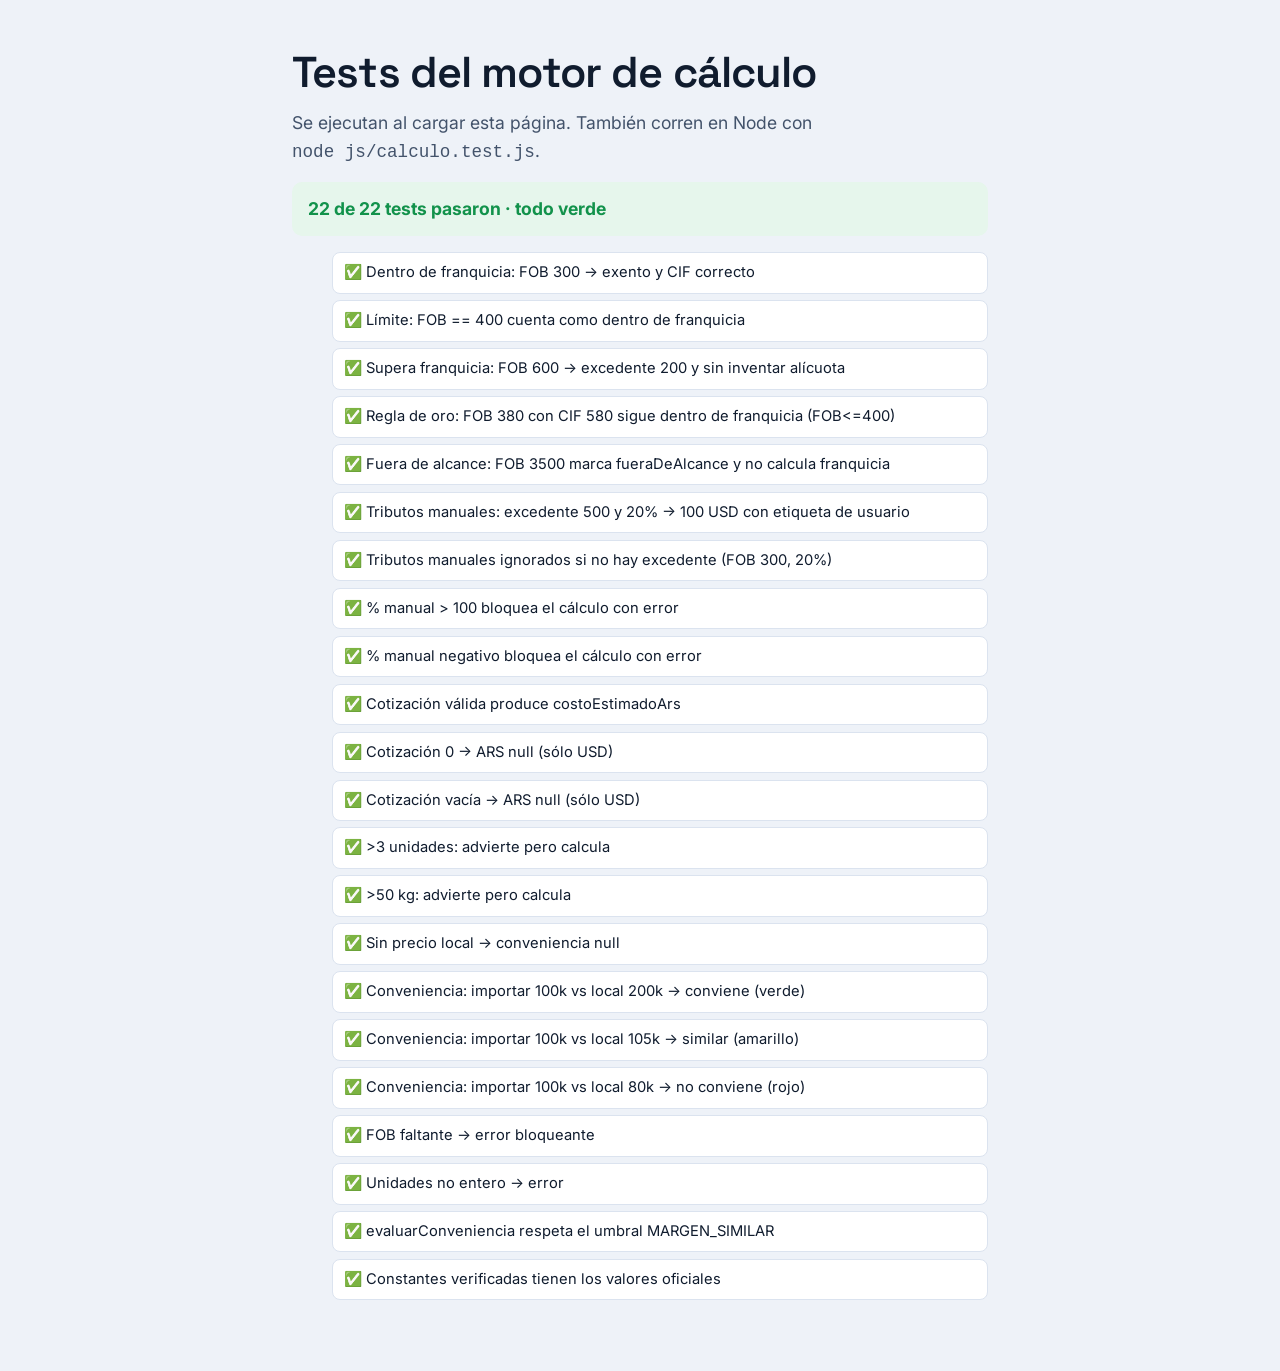
<file: tests/index.html>
<!doctype html>
<html lang="es-AR">
<head>
  <meta charset="utf-8">
  <meta name="viewport" content="width=device-width, initial-scale=1">
  <title>Tests del motor de cálculo | ImportáAR</title>
  <meta name="robots" content="noindex, nofollow">
  <link rel="icon" href="/favicon.svg" type="image/svg+xml">
  <link rel="preconnect" href="https://fonts.googleapis.com">
  <link rel="preconnect" href="https://fonts.gstatic.com" crossorigin>
  <link rel="stylesheet" href="https://fonts.googleapis.com/css2?family=Inter:wght@400;500;600;700&family=Space+Grotesk:wght@500;600;700&display=swap">
  <link rel="stylesheet" href="/styles.css?v=20260902">
</head>
<body>
  <main id="main">
    <section class="page-hero">
      <div class="container narrow">
        <h1>Tests del motor de cálculo</h1>
        <p class="sub">Se ejecutan al cargar esta página. También corren en Node con <code>node js/calculo.test.js</code>.</p>
      </div>
    </section>
    <section style="padding-top:0">
      <div class="container narrow">
        <div id="resultados">Ejecutando…</div>
      </div>
    </section>
  </main>
  <script defer src="/js/calculo.js?v=20260902"></script>
  <script defer src="/js/calculo.test.js?v=20260902"></script>
</body>
</html>
</file>
<file: styles.css>
/* ============================================================================
   ImportáAR — hoja de estilos única, organizada por secciones.
   Mobile-first. Sin frameworks. Dark-mode vía prefers-color-scheme.
   ============================================================================ */

/* =============================================================
   1. Tokens
   ============================================================= */
:root {
  --bg: #eef2f8;
  --surface: #ffffff;
  --surface-2: #f3f6fb;
  --surface-3: #e9eef6;
  --ink: #101c2e;
  --ink-soft: #43536b;
  --ink-muted: #7a8aa2;
  --border: #dbe3ef;
  --border-strong: #c6d2e3;

  --accent: #0a6cff;
  --accent-strong: #0653cf;
  --accent-soft: #e7f0ff;
  --accent-ink: #ffffff;

  --navy: #0d2440;
  --navy-2: #133357;

  --ok: #12924b;
  --ok-bg: #e6f6ec;
  --ok-border: #b7e4c6;
  --warn: #b8710a;
  --warn-bg: #fdf3e2;
  --warn-border: #f3d9a6;
  --danger: #d1342b;
  --danger-bg: #fdecea;
  --danger-border: #f4c2bd;

  --shadow-sm: 0 1px 2px rgba(16, 28, 46, .06), 0 1px 3px rgba(16, 28, 46, .05);
  --shadow-md: 0 8px 24px rgba(16, 28, 46, .08), 0 2px 6px rgba(16, 28, 46, .05);
  --shadow-lg: 0 24px 60px rgba(13, 36, 64, .16), 0 6px 16px rgba(13, 36, 64, .08);

  --radius: 14px;
  --radius-lg: 22px;
  --gutter: clamp(1rem, 4vw, 2rem);
  --maxw: 1120px;
  --maxw-narrow: 760px;

  --sans: "Inter", system-ui, -apple-system, "Segoe UI", Roboto, sans-serif;
  --display: "Space Grotesk", var(--sans);

  --ease-out: cubic-bezier(0.16, 1, 0.3, 1);
}

@media (prefers-color-scheme: dark) {
  :root {
    --bg: #0a1220;
    --surface: #10192a;
    --surface-2: #152135;
    --surface-3: #1b2942;
    --ink: #eef3fb;
    --ink-soft: #b3c1d6;
    --ink-muted: #8394ad;
    --border: #23324c;
    --border-strong: #2d3f5e;

    --accent: #4d94ff;
    --accent-strong: #6ba6ff;
    --accent-soft: #16283f;
    --accent-ink: #051225;

    --navy: #0b1728;
    --navy-2: #0f2038;

    --ok: #46c47f;
    --ok-bg: #10261a;
    --ok-border: #1f5236;
    --warn: #e2a33c;
    --warn-bg: #2a2010;
    --warn-border: #5a441c;
    --danger: #f0776d;
    --danger-bg: #2a1413;
    --danger-border: #5a2a26;

    --shadow-md: 0 8px 24px rgba(0, 0, 0, .35), 0 2px 6px rgba(0, 0, 0, .3);
    --shadow-lg: 0 24px 60px rgba(0, 0, 0, .5), 0 6px 16px rgba(0, 0, 0, .35);
  }
}

/* =============================================================
   2. Reset & base
   ============================================================= */
*, *::before, *::after { box-sizing: border-box; margin: 0; }
html { -webkit-text-size-adjust: 100%; scroll-behavior: smooth; tab-size: 2; }
body {
  font-family: var(--sans);
  font-size: 16px;
  line-height: 1.6;
  color: var(--ink);
  background: var(--bg);
  -webkit-font-smoothing: antialiased;
  text-rendering: optimizeLegibility;
  overflow-x: clip;
}
img, svg { display: block; max-width: 100%; }
button { font: inherit; color: inherit; cursor: pointer; border: 0; background: none; }
a { color: var(--accent); text-decoration: none; }
a:hover { text-decoration: underline; }
p { text-wrap: pretty; }
h1, h2, h3, h4 { text-wrap: balance; line-height: 1.12; letter-spacing: -0.02em; font-family: var(--display); font-weight: 600; }
::selection { background: var(--accent); color: var(--accent-ink); }
:focus-visible { outline: 2px solid var(--accent); outline-offset: 3px; border-radius: 6px; }

/* =============================================================
   3. Utilities
   ============================================================= */
.container { width: 100%; max-width: var(--maxw); margin-inline: auto; padding-inline: var(--gutter); }
.narrow { max-width: var(--maxw-narrow); }
.sr-only {
  position: absolute; width: 1px; height: 1px; padding: 0; margin: -1px;
  overflow: hidden; clip: rect(0, 0, 0, 0); white-space: nowrap; border: 0;
}
.skip-link {
  position: fixed; top: -100px; left: 1rem; padding: .6rem 1rem;
  background: var(--accent); color: var(--accent-ink); z-index: 9999;
  border-radius: 8px; font-weight: 600;
}
.skip-link:focus { top: 1rem; }
.eyebrow {
  display: inline-flex; align-items: center; gap: .5rem;
  font-family: var(--display); font-size: .8rem; font-weight: 600;
  letter-spacing: .04em; text-transform: uppercase; color: var(--accent);
  background: var(--accent-soft); padding: .35rem .8rem; border-radius: 999px;
}
section { padding-block: clamp(2.5rem, 7vw, 4.5rem); }
.section-head { max-width: 640px; margin-bottom: 2rem; }
.section-head h2 { font-size: clamp(1.6rem, 4vw, 2.3rem); }
.section-head p { color: var(--ink-soft); margin-top: .6rem; font-size: 1.05rem; }

/* =============================================================
   4. Header
   ============================================================= */
.site-header {
  position: sticky; top: 0; z-index: 100;
  background: color-mix(in srgb, var(--bg) 86%, transparent);
  backdrop-filter: saturate(150%) blur(10px);
  border-bottom: 1px solid var(--border);
}
.site-header .container {
  display: flex; align-items: center; justify-content: space-between;
  gap: 1rem; min-height: 64px;
}
.brand { display: inline-flex; align-items: center; gap: .55rem; font-family: var(--display); font-weight: 700; font-size: 1.15rem; color: var(--ink); letter-spacing: -0.03em; }
.brand:hover { text-decoration: none; }
.brand-mark {
  width: 30px; height: 30px; border-radius: 9px; flex: none;
  background: linear-gradient(140deg, var(--accent), var(--navy-2));
  display: grid; place-items: center; color: #fff; font-size: 1rem;
  box-shadow: var(--shadow-sm);
}
.brand-mark svg { width: 17px; height: 17px; stroke: #fff; stroke-width: 2.2; fill: none; }
.nav-links { display: none; align-items: center; gap: .4rem; }
.nav-links a { color: var(--ink-soft); font-weight: 500; font-size: .95rem; padding: .5rem .7rem; border-radius: 8px; }
.nav-links a:hover { color: var(--ink); background: var(--surface-2); text-decoration: none; }
.nav-cta {
  background: var(--accent) !important; color: var(--accent-ink) !important;
  font-weight: 600 !important;
}
.nav-cta:hover { background: var(--accent-strong) !important; }
@media (min-width: 860px) { .nav-links { display: flex; } }

/* =============================================================
   5. Buttons
   ============================================================= */
.btn {
  display: inline-flex; align-items: center; justify-content: center; gap: .5rem;
  padding: .85rem 1.4rem; border-radius: 11px; font-weight: 600; font-size: 1rem;
  transition: transform .15s var(--ease-out), background .15s var(--ease-out), box-shadow .15s var(--ease-out);
  text-align: center;
}
.btn:hover { text-decoration: none; }
.btn:active { transform: translateY(1px); }
.btn-primario { background: var(--accent); color: var(--accent-ink); box-shadow: var(--shadow-sm); }
.btn-primario:hover { background: var(--accent-strong); box-shadow: var(--shadow-md); }
.btn-secundario { background: var(--surface-2); color: var(--ink); border: 1px solid var(--border); }
.btn-secundario:hover { background: var(--surface-3); }
.btn-ghost { background: transparent; color: var(--accent); border: 1px solid var(--border-strong); }
.btn-lg { padding: 1rem 1.7rem; font-size: 1.05rem; }

/* =============================================================
   6. Hero
   ============================================================= */
.hero { position: relative; padding-top: clamp(2rem, 6vw, 3.5rem); overflow: hidden; }
.hero::before {
  content: ""; position: absolute; inset: 0; z-index: -1;
  background:
    radial-gradient(60% 60% at 80% -10%, color-mix(in srgb, var(--accent) 22%, transparent), transparent 70%),
    radial-gradient(50% 50% at 0% 0%, color-mix(in srgb, var(--navy-2) 16%, transparent), transparent 60%);
}
.hero-grid { display: grid; gap: clamp(1.5rem, 4vw, 3rem); align-items: start; }
.hero-copy h1 {
  font-size: clamp(2rem, 6.2vw, 3.4rem); margin-top: 1rem;
  letter-spacing: -0.035em;
}
.hero-copy h1 .hl { color: var(--accent); }
.hero-lead { font-size: clamp(1.05rem, 2.5vw, 1.25rem); color: var(--ink-soft); margin-top: 1rem; max-width: 40ch; }
.hero-points { list-style: none; margin-top: 1.4rem; display: grid; gap: .6rem; }
.hero-points li { display: flex; gap: .6rem; align-items: flex-start; color: var(--ink-soft); font-size: .98rem; }
.hero-points svg { flex: none; width: 20px; height: 20px; margin-top: 2px; stroke: var(--ok); stroke-width: 2.4; fill: none; }
@media (min-width: 960px) {
  .hero-grid { grid-template-columns: 0.95fr 1.05fr; }
  .hero-copy { position: sticky; top: 96px; }
}

/* =============================================================
   7. Tool card (el calculador)
   ============================================================= */
.tool-card {
  background: var(--surface); border: 1px solid var(--border);
  border-radius: var(--radius-lg); box-shadow: var(--shadow-lg);
  padding: clamp(1.2rem, 3.5vw, 2rem);
}
.tool-card > .tool-head { margin-bottom: 1.2rem; }
.tool-head h2 { font-size: 1.3rem; }
.tool-head p { color: var(--ink-muted); font-size: .95rem; margin-top: .25rem; }

.calc-grid { display: grid; gap: 1.05rem 1.1rem; }
@media (min-width: 560px) { .calc-grid { grid-template-columns: 1fr 1fr; } }

.campo { display: flex; flex-direction: column; gap: .35rem; min-width: 0; }
.campo label { font-weight: 600; font-size: .92rem; color: var(--ink); }
.campo .req { color: var(--accent); }
.input-wrap {
  display: flex; align-items: stretch; background: var(--surface-2);
  border: 1.5px solid var(--border); border-radius: 11px; overflow: hidden;
  transition: border-color .15s var(--ease-out), box-shadow .15s var(--ease-out), background .15s var(--ease-out);
}
.input-wrap:focus-within { border-color: var(--accent); box-shadow: 0 0 0 3px var(--accent-soft); background: var(--surface); }
.input-wrap .prefijo, .input-wrap .sufijo {
  display: grid; place-items: center; padding-inline: .75rem;
  color: var(--ink-muted); font-weight: 600; font-size: .9rem;
  background: color-mix(in srgb, var(--border) 40%, transparent);
}
.input-wrap input {
  flex: 1; min-width: 0; border: 0; background: transparent; color: var(--ink);
  font: inherit; font-variant-numeric: tabular-nums; padding: .7rem .8rem; outline: none;
}
.input-wrap input::-webkit-outer-spin-button,
.input-wrap input::-webkit-inner-spin-button { -webkit-appearance: none; margin: 0; }
.input-wrap input[type=number] { -moz-appearance: textfield; appearance: textfield; }
.campo .ayuda { font-size: .82rem; color: var(--ink-muted); line-height: 1.45; }
.campo .ayuda strong { color: var(--ink-soft); }
.error-campo { font-size: .82rem; color: var(--danger); font-weight: 500; }
.campo.con-error .input-wrap { border-color: var(--danger); box-shadow: 0 0 0 3px var(--danger-bg); }

.calc-avanzado {
  margin-top: 1.1rem; border: 1px solid var(--border); border-radius: 12px;
  background: var(--surface-2); overflow: hidden;
}
.calc-avanzado > summary {
  cursor: pointer; padding: .85rem 1rem; font-weight: 600; list-style: none;
  display: flex; flex-direction: column; gap: .1rem;
}
.calc-avanzado > summary::-webkit-details-marker { display: none; }
.calc-avanzado > summary::after { content: "＋ mostrar"; position: absolute; }
.calc-avanzado > summary small { color: var(--ink-muted); font-weight: 400; font-size: .82rem; }
.calc-avanzado[open] > summary { border-bottom: 1px solid var(--border); }
.calc-avanzado > summary { position: relative; padding-right: 6.5rem; }
.calc-avanzado > summary::after { right: 1rem; top: 50%; transform: translateY(-50%); color: var(--accent); font-size: .85rem; font-weight: 600; }
.calc-avanzado[open] > summary::after { content: "－ ocultar"; }
.calc-avanzado .calc-grid { padding: 1.1rem 1rem 1.2rem; }

.calc-acciones { display: flex; flex-wrap: wrap; gap: .7rem; margin-top: 1.3rem; }
.calc-acciones .btn-primario { flex: 1 1 auto; }

/* =============================================================
   8. Resultado
   ============================================================= */
.calc-resultado { margin-top: 1.5rem; display: grid; gap: 1rem; }
.calc-resultado[hidden] { display: none; }

.res-bloqueo {
  background: var(--danger-bg); border: 1px solid var(--danger-border);
  color: var(--ink); border-radius: 12px; padding: 1rem 1.15rem;
}
.res-bloqueo ul { margin: .5rem 0 0 1.1rem; }
.res-bloqueo li { color: var(--danger); }

.res-estado {
  display: flex; gap: .9rem; align-items: flex-start;
  border-radius: 14px; padding: 1.1rem 1.2rem; border: 1px solid var(--border);
}
.res-estado svg { flex: none; width: 26px; height: 26px; stroke-width: 2.2; fill: none; }
.res-estado h3 { font-size: 1.1rem; }
.res-estado p, .res-estado li { color: var(--ink-soft); font-size: .95rem; margin-top: .2rem; }
.res-estado ul { margin: .4rem 0 0 1.1rem; display: grid; gap: .35rem; }
.res-estado.ok { background: var(--ok-bg); border-color: var(--ok-border); }
.res-estado.ok svg { stroke: var(--ok); }
.res-estado.revisar { background: var(--warn-bg); border-color: var(--warn-border); }
.res-estado.revisar svg { stroke: var(--warn); }
.res-estado.fuera { background: var(--danger-bg); border-color: var(--danger-border); }
.res-estado.fuera svg { stroke: var(--danger); }

.res-franquicia {
  font-weight: 600; font-size: 1.02rem; padding: .85rem 1.1rem;
  border-radius: 12px; border: 1px solid var(--border);
}
.res-franquicia.dentro { background: var(--ok-bg); border-color: var(--ok-border); color: var(--ok); }
.res-franquicia.excede { background: var(--warn-bg); border-color: var(--warn-border); color: var(--warn); }

.res-desglose { background: var(--surface-2); border: 1px solid var(--border); border-radius: 14px; padding: 1rem 1.15rem; }
.res-desglose h3 { font-size: 1.05rem; margin-bottom: .6rem; }
.res-desglose table { width: 100%; border-collapse: collapse; }
.res-desglose td { padding: .6rem 0; vertical-align: top; border-bottom: 1px solid var(--border); font-size: .95rem; }
.res-desglose tr:last-child td { border-bottom: 0; }
.res-desglose td:first-child { color: var(--ink-soft); padding-right: 1rem; }
.res-desglose td:last-child { text-align: right; white-space: nowrap; font-variant-numeric: tabular-nums; }
.res-desglose .fila-subtotal td { font-weight: 600; color: var(--ink); border-top: 1px solid var(--border-strong); }
.valor-texto { color: var(--ink-muted); font-size: .86rem; font-style: italic; white-space: normal; display: inline-block; max-width: 22ch; text-align: right; }
.etiqueta-manual { display: block; margin-top: .25rem; font-size: .76rem; color: var(--warn); font-weight: 500; }

.res-total {
  display: grid; gap: .2rem; background: var(--navy); color: #fff;
  border-radius: 16px; padding: 1.25rem 1.35rem; box-shadow: var(--shadow-md);
}
.res-total .rotulo { font-size: .8rem; text-transform: uppercase; letter-spacing: .06em; color: color-mix(in srgb, #fff 70%, transparent); font-weight: 600; }
.res-total .total-usd { font-family: var(--display); font-size: clamp(2rem, 7vw, 2.7rem); font-weight: 700; letter-spacing: -0.03em; line-height: 1.05; }
.res-total .total-ars { font-size: 1.1rem; font-weight: 600; color: color-mix(in srgb, #fff 90%, transparent); }
.res-total .total-ars small { font-weight: 400; color: color-mix(in srgb, #fff 65%, transparent); }
.res-total .total-nota { font-size: .9rem; color: color-mix(in srgb, #fff 75%, transparent); }

.res-conveniencia {
  display: flex; gap: .9rem; align-items: flex-start; border-radius: 14px;
  padding: 1.1rem 1.2rem; border: 1px solid var(--border);
}
.res-conveniencia .semaforo { font-size: 1.6rem; line-height: 1; flex: none; }
.res-conveniencia h3 { font-size: 1.12rem; }
.res-conveniencia p { color: var(--ink-soft); font-size: .95rem; margin-top: .2rem; }
.res-conveniencia .comp-detalle { font-size: .84rem; color: var(--ink-muted); margin-top: .4rem; }
.res-conveniencia.verde { background: var(--ok-bg); border-color: var(--ok-border); }
.res-conveniencia.amarillo { background: var(--warn-bg); border-color: var(--warn-border); }
.res-conveniencia.rojo { background: var(--danger-bg); border-color: var(--danger-border); }

.res-disclaimer {
  background: var(--accent-soft); border: 1px solid var(--border);
  border-left: 4px solid var(--accent); border-radius: 12px; padding: 1rem 1.15rem;
}
.res-disclaimer p { font-size: .9rem; color: var(--ink-soft); }
.res-disclaimer .res-fecha { margin-top: .6rem; font-size: .82rem; color: var(--ink-muted); }
.res-disclaimer time { font-weight: 600; color: var(--ink-soft); }

/* =============================================================
   9. Ad slots (placeholders)
   ============================================================= */
.ad-slot {
  min-height: 90px; display: grid; place-items: center;
  border: 1.5px dashed var(--border-strong); border-radius: 12px;
  color: var(--ink-muted); font-size: .78rem; letter-spacing: .1em;
  text-transform: uppercase; background: var(--surface-2);
}
.ad-slot[data-ad="leaderboard"] { min-height: 100px; margin-block: 1.5rem; }
.ad-slot[data-ad="in-content"] { min-height: 250px; margin-block: 2rem; }

/* =============================================================
   10. Privacy / trust badge
   ============================================================= */
.trust-row { display: flex; flex-wrap: wrap; gap: .6rem; margin-top: 1.1rem; }
.trust-badge {
  display: inline-flex; align-items: center; gap: .45rem; font-size: .84rem;
  color: var(--ink-soft); background: var(--surface); border: 1px solid var(--border);
  padding: .45rem .8rem; border-radius: 999px;
}
.trust-badge svg { width: 15px; height: 15px; stroke: var(--ok); stroke-width: 2.2; fill: none; }

/* =============================================================
   11. Steps ("cómo funciona")
   ============================================================= */
.steps { display: grid; gap: 1.1rem; }
@media (min-width: 720px) { .steps { grid-template-columns: repeat(3, 1fr); } }
.step {
  background: var(--surface); border: 1px solid var(--border); border-radius: var(--radius);
  padding: 1.3rem; box-shadow: var(--shadow-sm);
}
.step-num {
  width: 38px; height: 38px; border-radius: 11px; display: grid; place-items: center;
  background: var(--accent-soft); color: var(--accent); font-family: var(--display);
  font-weight: 700; margin-bottom: .8rem;
}
.step h3 { font-size: 1.1rem; }
.step p { color: var(--ink-soft); font-size: .95rem; margin-top: .4rem; }

/* =============================================================
   12. Content cards (SEO links)
   ============================================================= */
.card-grid { display: grid; gap: 1rem; }
@media (min-width: 620px) { .card-grid { grid-template-columns: 1fr 1fr; } }
@media (min-width: 980px) { .card-grid { grid-template-columns: repeat(3, 1fr); } }
.link-card {
  display: flex; flex-direction: column; gap: .4rem;
  background: var(--surface); border: 1px solid var(--border); border-radius: var(--radius);
  padding: 1.2rem 1.25rem; box-shadow: var(--shadow-sm);
  transition: transform .15s var(--ease-out), box-shadow .15s var(--ease-out), border-color .15s var(--ease-out);
  color: inherit;
}
.link-card:hover { transform: translateY(-2px); box-shadow: var(--shadow-md); border-color: var(--border-strong); text-decoration: none; }
.link-card .lc-tag { font-size: .74rem; text-transform: uppercase; letter-spacing: .05em; color: var(--accent); font-weight: 600; }
.link-card h3 { font-size: 1.08rem; }
.link-card p { color: var(--ink-soft); font-size: .9rem; }
.link-card .lc-more { margin-top: auto; color: var(--accent); font-weight: 600; font-size: .88rem; padding-top: .5rem; }

/* =============================================================
   13. FAQ
   ============================================================= */
.faq { display: grid; gap: .7rem; max-width: 800px; }
.faq details {
  background: var(--surface); border: 1px solid var(--border); border-radius: 12px;
  overflow: hidden;
}
.faq summary {
  cursor: pointer; padding: 1rem 1.2rem; font-weight: 600; list-style: none;
  display: flex; justify-content: space-between; align-items: center; gap: 1rem;
}
.faq summary::-webkit-details-marker { display: none; }
.faq summary::after { content: "+"; color: var(--accent); font-size: 1.4rem; font-weight: 400; line-height: 1; flex: none; }
.faq details[open] summary::after { content: "–"; }
.faq details[open] summary { color: var(--accent); }
.faq details > div { padding: 0 1.2rem 1.1rem; color: var(--ink-soft); }
.faq details > div p + p { margin-top: .6rem; }

/* =============================================================
   14. Article (content pages)
   ============================================================= */
.article { max-width: var(--maxw-narrow); }
.article > * + * { margin-top: 1.05rem; }
.article h2 { font-size: clamp(1.4rem, 3.5vw, 1.9rem); margin-top: 2.2rem; }
.article h3 { font-size: 1.2rem; margin-top: 1.6rem; }
.article p, .article li { color: var(--ink-soft); font-size: 1.03rem; line-height: 1.7; }
.article ul, .article ol { margin-left: 1.3rem; display: grid; gap: .5rem; }
.article strong { color: var(--ink); }
.article a { font-weight: 500; text-decoration: underline; text-underline-offset: 2px; }
.article blockquote {
  border-left: 4px solid var(--accent); background: var(--accent-soft);
  padding: 1rem 1.2rem; border-radius: 0 12px 12px 0; color: var(--ink-soft);
}
.article .lead { font-size: 1.15rem; color: var(--ink); }
.callout {
  background: var(--surface); border: 1px solid var(--border); border-radius: 14px;
  padding: 1.2rem 1.35rem; box-shadow: var(--shadow-sm);
}
.callout h3 { margin-top: 0; }
.example-table { width: 100%; border-collapse: collapse; margin-block: .5rem; font-size: .97rem; }
.example-table th, .example-table td { text-align: left; padding: .65rem .7rem; border-bottom: 1px solid var(--border); }
.example-table th { font-family: var(--display); font-size: .82rem; text-transform: uppercase; letter-spacing: .03em; color: var(--ink-muted); }
.example-table td:last-child, .example-table th:last-child { text-align: right; font-variant-numeric: tabular-nums; }
.example-table tr:last-child td { border-bottom: 0; font-weight: 600; color: var(--ink); }

.breadcrumb { font-size: .85rem; color: var(--ink-muted); margin-bottom: 1rem; display: flex; gap: .4rem; flex-wrap: wrap; }
.breadcrumb a { color: var(--ink-muted); }
.breadcrumb a:hover { color: var(--accent); }

.embed-tool { margin-block: 2rem; }
.embed-tool > h2 { margin-bottom: 1rem; }

.tag-warn {
  display: inline-block; background: var(--warn-bg); color: var(--warn);
  border: 1px solid var(--warn-border); border-radius: 8px; padding: .1rem .5rem;
  font-size: .82rem; font-weight: 600;
}

/* =============================================================
   15. Page intro (content pages)
   ============================================================= */
.page-hero { padding-block: clamp(2rem, 6vw, 3rem) 1rem; }
.page-hero h1 { font-size: clamp(1.8rem, 5vw, 2.7rem); }
.page-hero .sub { color: var(--ink-soft); font-size: 1.1rem; margin-top: .8rem; max-width: 60ch; }

/* =============================================================
   16. Footer
   ============================================================= */
.site-footer { background: var(--navy); color: color-mix(in srgb, #fff 82%, transparent); margin-top: 3rem; }
.site-footer a { color: color-mix(in srgb, #fff 82%, transparent); }
.site-footer a:hover { color: #fff; }
.footer-grid { display: grid; gap: 1.8rem; padding-block: 2.5rem; }
@media (min-width: 720px) { .footer-grid { grid-template-columns: 1.4fr 1fr 1fr; } }
.footer-brand .brand { color: #fff; }
.footer-brand p { margin-top: .7rem; font-size: .9rem; max-width: 40ch; color: color-mix(in srgb, #fff 65%, transparent); }
.footer-col h4 { font-family: var(--display); font-size: .82rem; text-transform: uppercase; letter-spacing: .06em; color: color-mix(in srgb, #fff 60%, transparent); margin-bottom: .8rem; }
.footer-col ul { list-style: none; display: grid; gap: .5rem; }
.footer-col a { font-size: .92rem; }
.footer-bottom { border-top: 1px solid rgba(255,255,255,.12); padding-block: 1.2rem; font-size: .82rem; color: color-mix(in srgb, #fff 55%, transparent); display: flex; flex-wrap: wrap; gap: .6rem 1.2rem; justify-content: space-between; }

/* =============================================================
   17. Misc
   ============================================================= */
.noscript-msg {
  background: var(--warn-bg); border: 1px solid var(--warn-border); color: var(--warn);
  border-radius: 12px; padding: 1rem 1.2rem; font-size: .95rem; font-weight: 500; margin-top: 1rem;
}
.tests-resumen { font-weight: 700; font-size: 1.1rem; padding: .8rem 1rem; border-radius: 10px; }
.tests-resumen.bueno { background: var(--ok-bg); color: var(--ok); }
.tests-resumen.malo { background: var(--danger-bg); color: var(--danger); }
#resultados ul { list-style: none; margin-top: 1rem; display: grid; gap: .4rem; }
#resultados li { padding: .5rem .7rem; border-radius: 8px; background: var(--surface); border: 1px solid var(--border); font-size: .92rem; }
#resultados li.fail { background: var(--danger-bg); border-color: var(--danger-border); }
#resultados li small { color: var(--danger); }

/* =============================================================
   18. Reduced motion (sólo lo intrusivo)
   ============================================================= */
@media (prefers-reduced-motion: reduce) {
  html { scroll-behavior: auto; }
  .link-card:hover { transform: none; }
}
</file>
